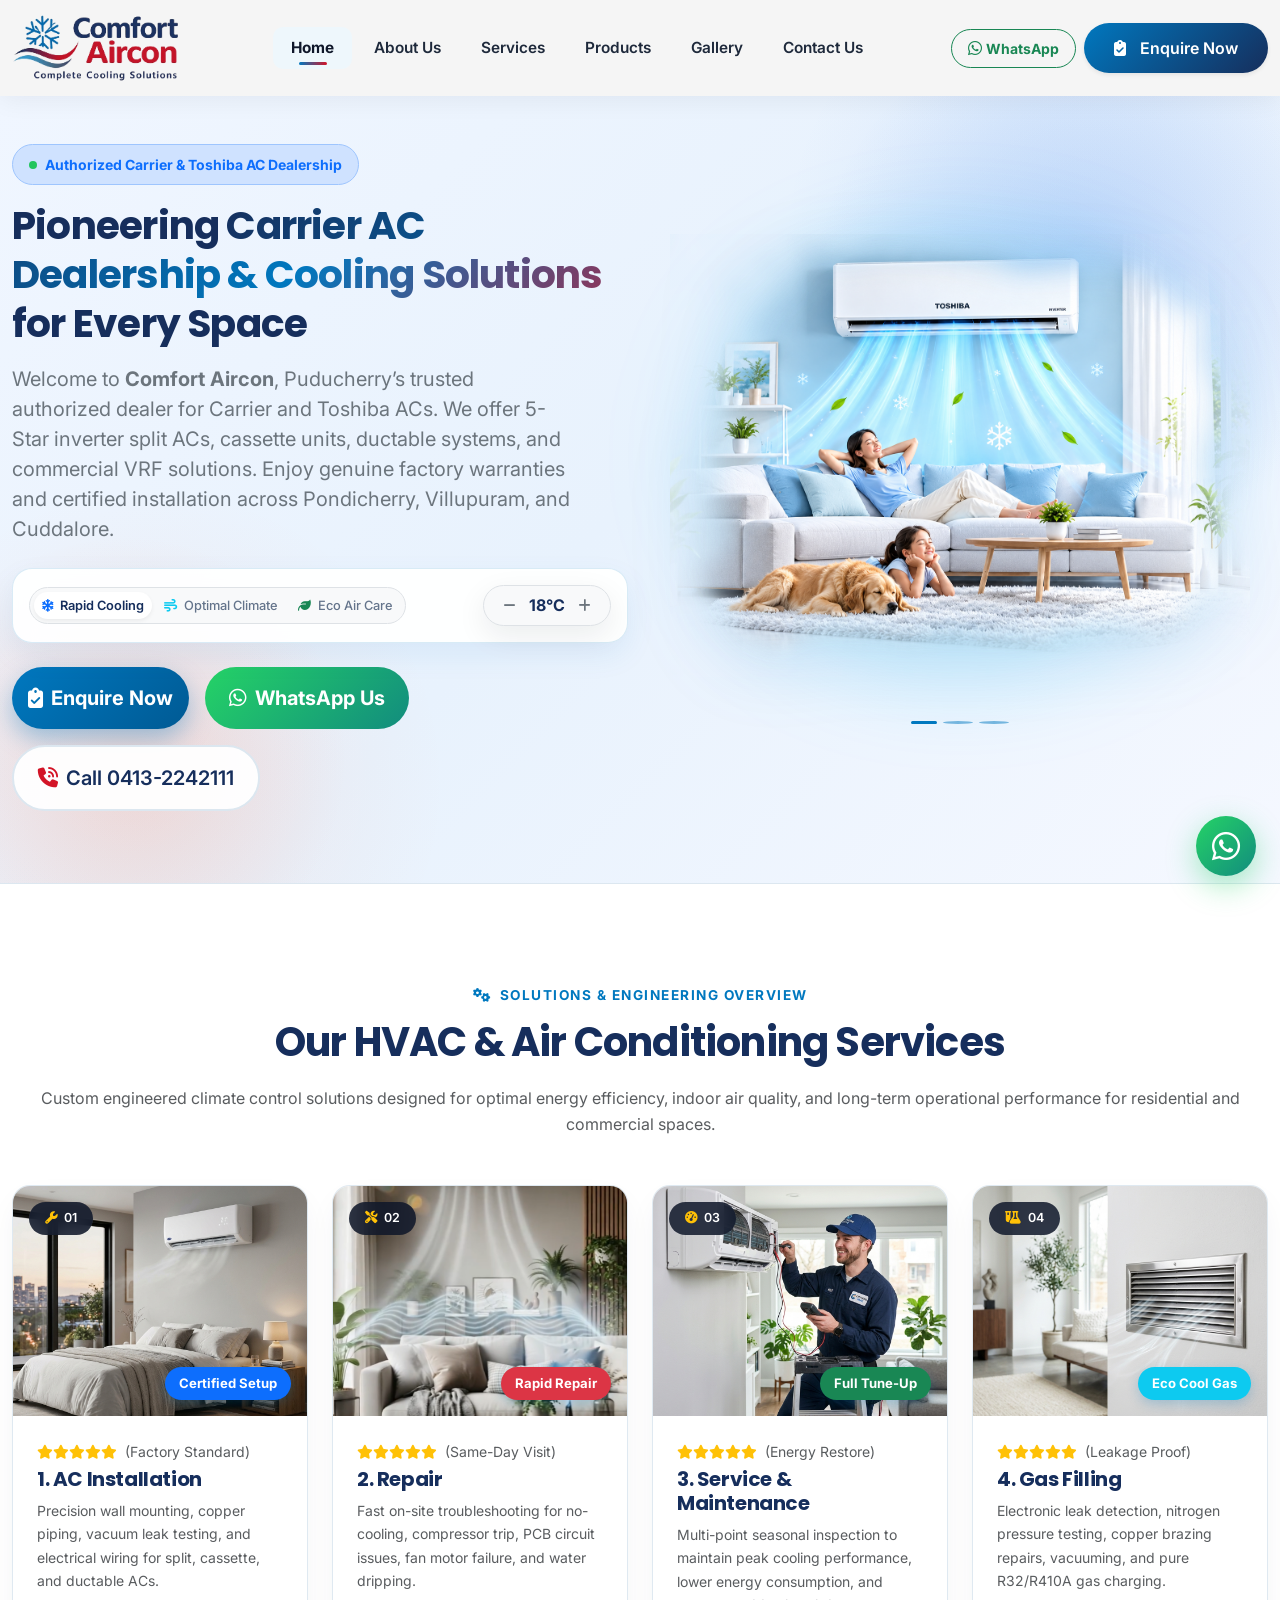
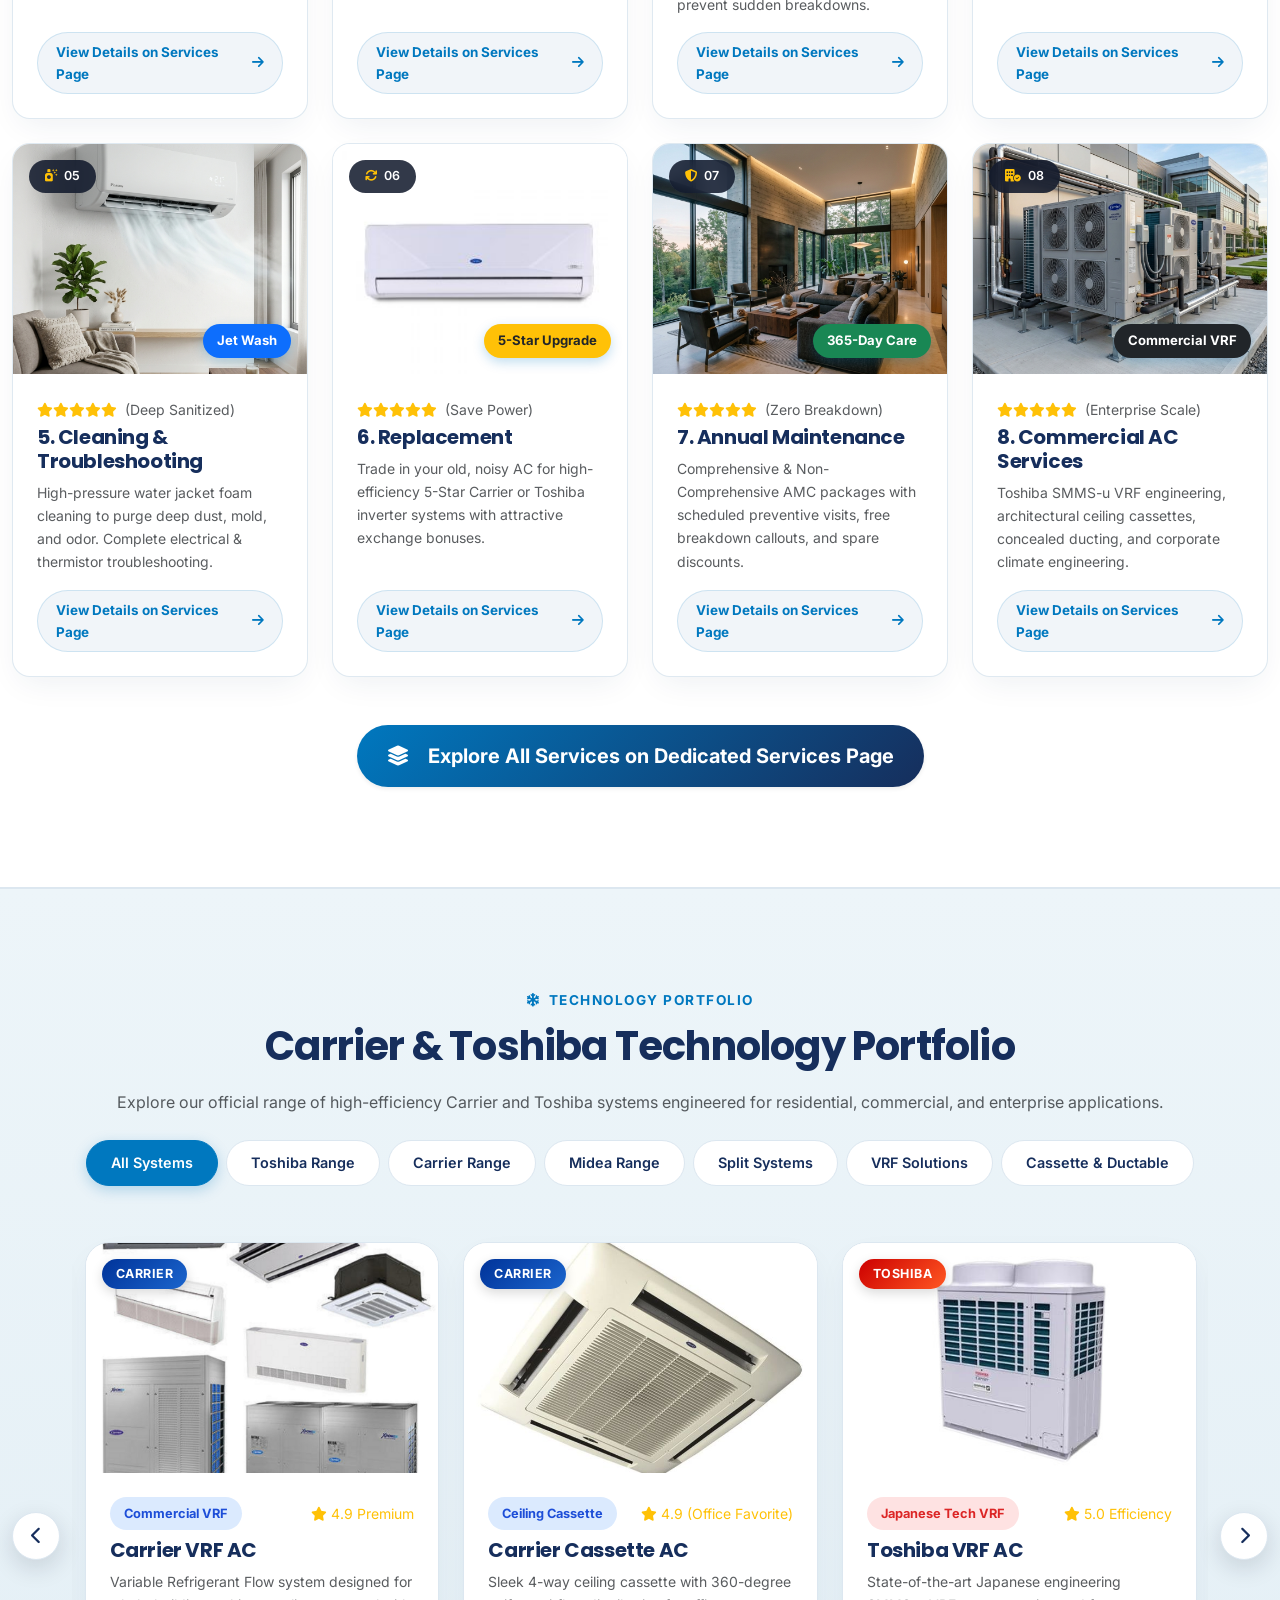
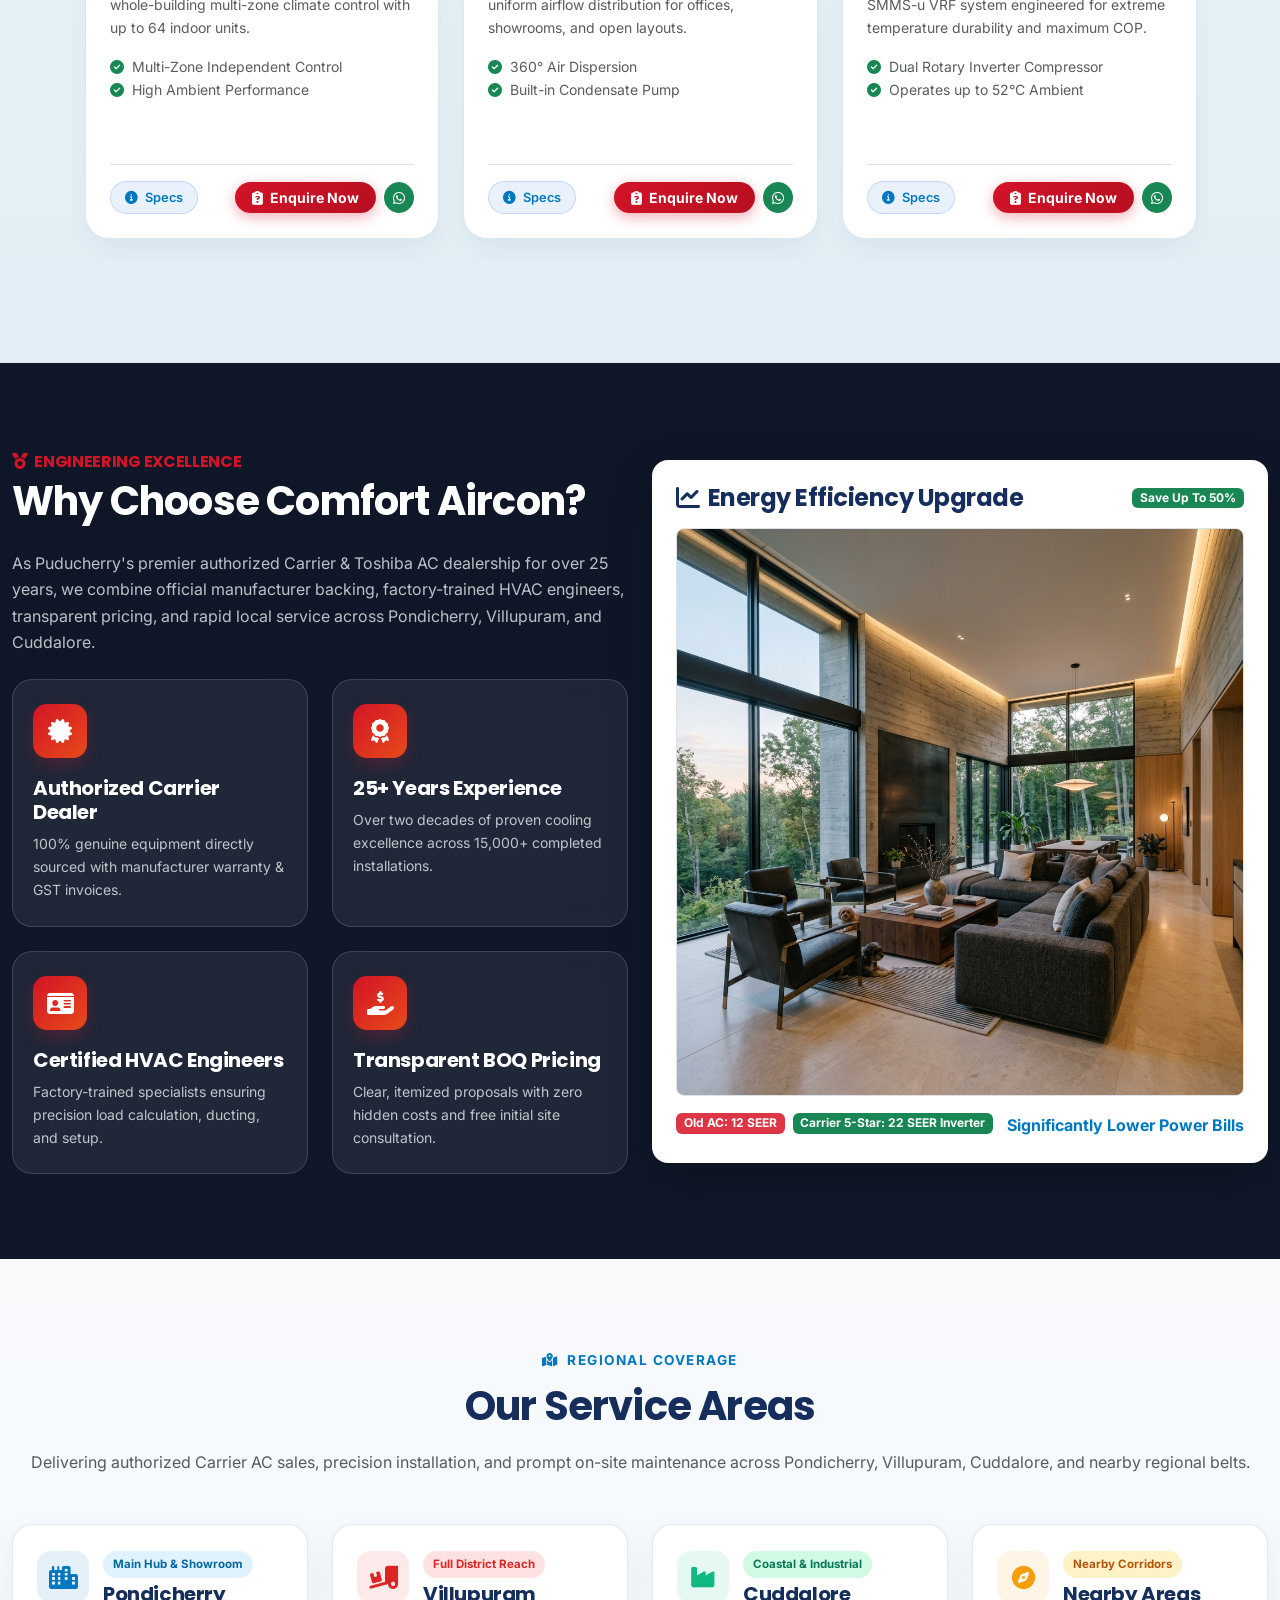
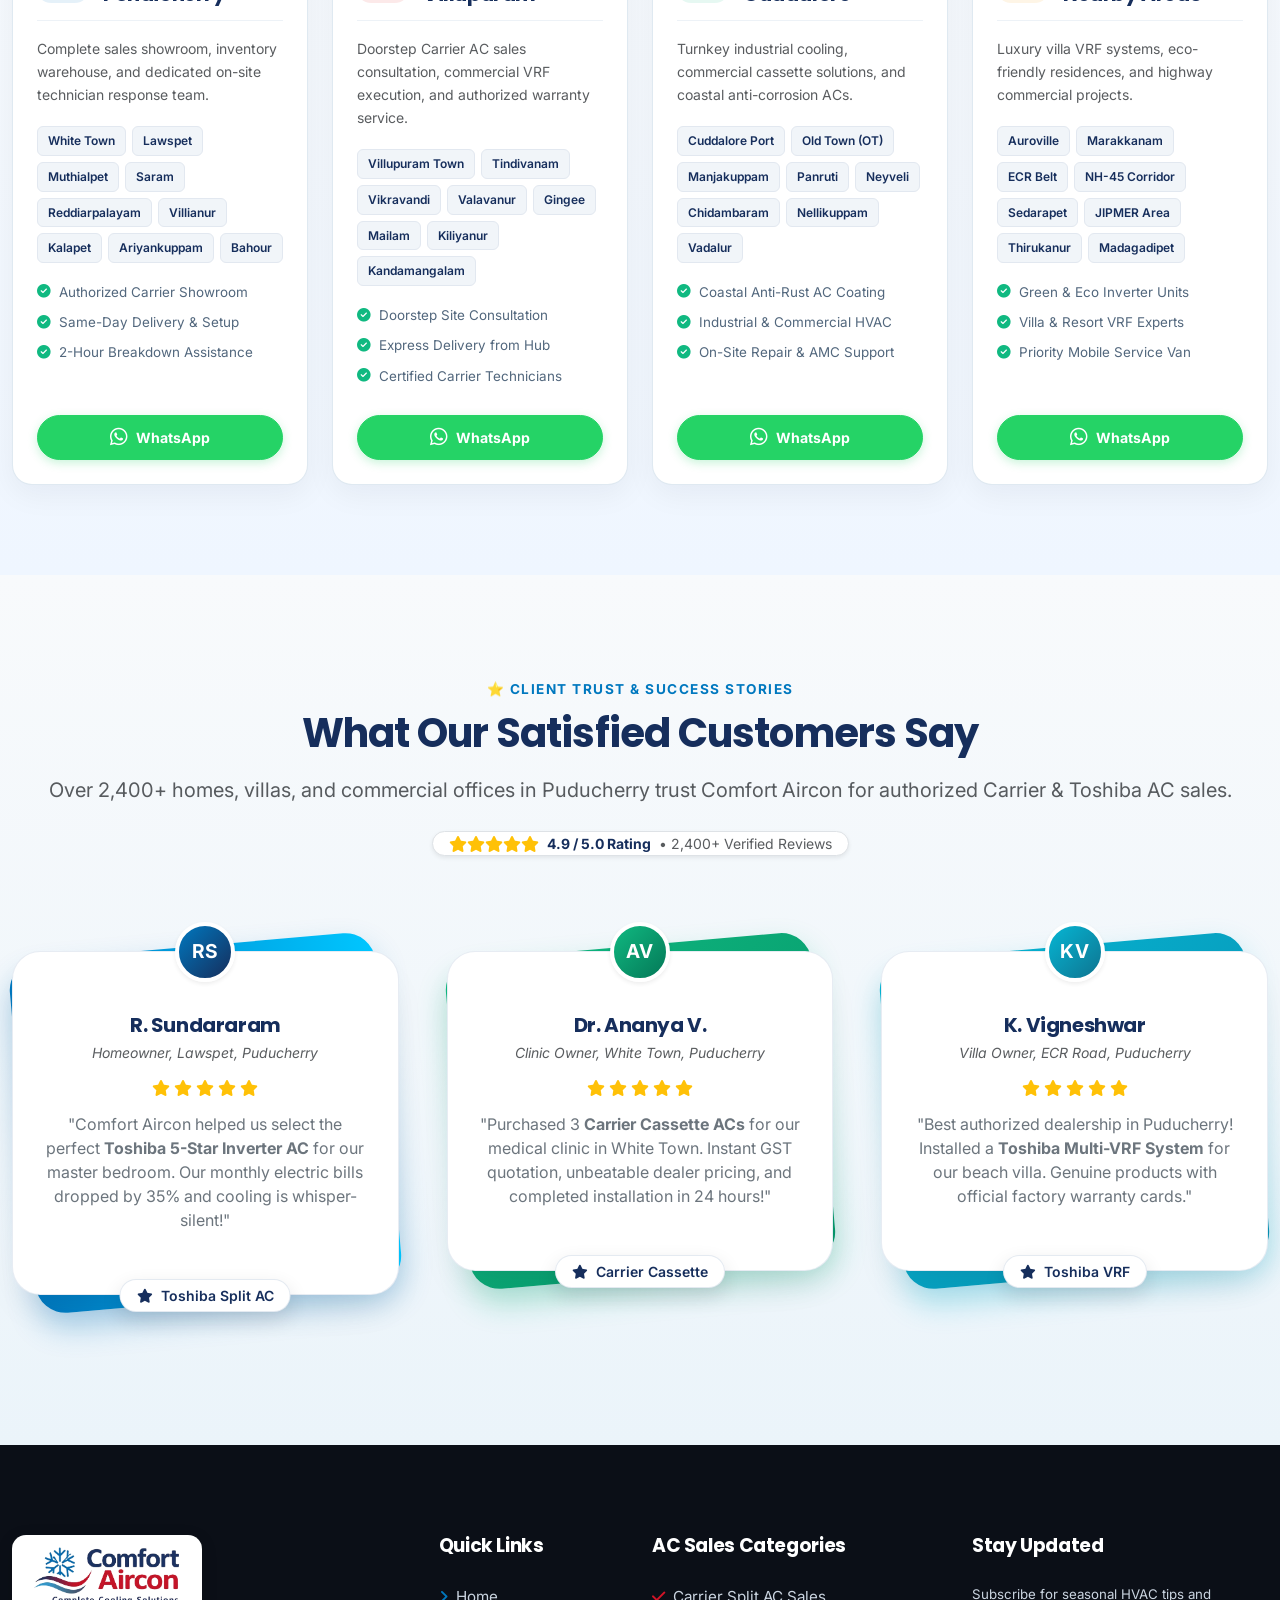
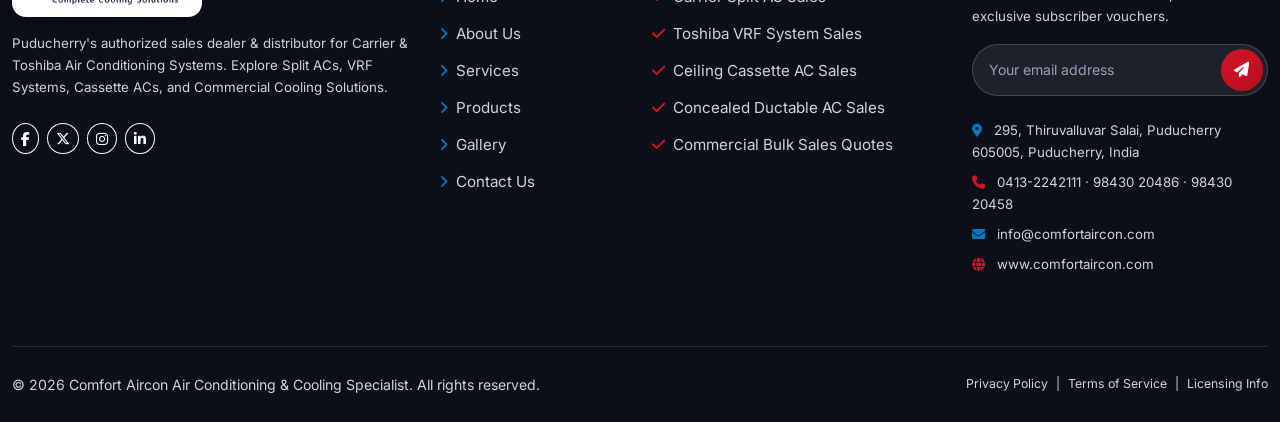
<file: index.html>
<!DOCTYPE html>
<html lang="en">

<head>
    <meta charset="UTF-8">
    <meta name="viewport" content="width=device-width, initial-scale=1.0">
    <title>Comfort Aircon | Authorized Carrier & Toshiba HVAC Solutions & Engineering Profile</title>
    <meta name="description"
        content="Premier HVAC engineering solutions provider & official Carrier & Toshiba partner in Puducherry. Explore company profile, technical expertise, VRF systems, cassette ACs, and turnkey commercial cooling solutions.">

    <!-- Favicon -->
    <link rel="icon" type="image/jpeg" href="images/logo.png">

    <!-- Google Fonts -->
    <link rel="preconnect" href="https://fonts.googleapis.com">
    <link rel="preconnect" href="https://fonts.gstatic.com" crossorigin>
    <link
        href="https://fonts.googleapis.com/css2?family=Inter:wght@300;400;500;600;700&family=Poppins:wght@500;600;700;800;900&display=swap"
        rel="stylesheet">

    <!-- Bootstrap 5.3 CDN -->
    <link href="https://cdn.jsdelivr.net/npm/bootstrap@5.3.3/dist/css/bootstrap.min.css" rel="stylesheet">

    <!-- FontAwesome Icons 6.5.1 CDN -->
    <link rel="stylesheet" href="https://cdnjs.cloudflare.com/ajax/libs/font-awesome/6.5.1/css/all.min.css">

    <!-- Custom CSS -->
    <link rel="stylesheet" href="style.css">
</head>

<body>



    <!-- 2. NAVIGATION BAR -->
    <nav class="navbar navbar-expand-xl navbar-hvac sticky-top" id="mainNav">
        <div class="container-xxl">
            <a class="navbar-brand d-flex align-items-center me-0 me-xl-4 py-0" href="#home">
                <img src="images/logo.png" alt="Comfort Aircon - Authorized Carrier AC Dealer" class="navbar-logo-img">
            </a>

            <button class="navbar-toggler border-0 shadow-none p-2" type="button" data-bs-toggle="collapse"
                data-bs-target="#hvacNavbarNav" aria-controls="hvacNavbarNav" aria-expanded="false"
                aria-label="Toggle navigation">
                <i class="fa-solid fa-bars-staggered fs-3 text-dark-navy"></i>
            </button>

            <div class="collapse navbar-collapse" id="hvacNavbarNav">
                <ul class="navbar-nav mx-auto mb-2 mb-xl-0 align-items-xl-center gap-xl-1">
                    <li class="nav-item"><a class="nav-link active" href="index.html">Home</a></li>
                    <li class="nav-item"><a class="nav-link" href="about.html">About Us</a></li>
                    <li class="nav-item"><a class="nav-link" href="services.html">Services</a></li>
                    <li class="nav-item"><a class="nav-link" href="products.html">Products</a></li>
                    <li class="nav-item"><a class="nav-link" href="gallery.html">Gallery</a></li>
                    <li class="nav-item"><a class="nav-link" href="contact.html">Contact Us</a></li>
                </ul>

                <div class="d-flex align-items-center gap-2 pt-3 pt-xl-0">
                    <a href="https://wa.me/919843020486?text=Hi%20Comfort%20Aircon%2C%20I%20would%20like%20to%20enquire%20about%20Carrier%20AC%20sales%20and%20service."
                        target="_blank"
                        class="btn btn-sm btn-outline-success rounded-pill px-3 py-2 fw-bold d-none d-lg-inline-flex align-items-center gap-1">
                        <i class="fa-brands fa-whatsapp fs-6"></i> WhatsApp
                    </a>

                    <a href="#appointmentModal" class="btn btn-custom-primary shadow-sm" data-bs-toggle="modal"
                        data-bs-target="#appointmentModal">
                        <i class="fa-solid fa-clipboard-check me-1"></i> Enquire Now
                    </a>
                    
                </div>
            </div>
        </div>
    </nav>

    <!-- 3. HERO / BANNER SECTION -->
    <section class="hero-section py-5 py-lg-6 position-relative overflow-hidden" id="home">
        <!-- Live Ambient Animated Waves & Background Glows -->
        <div class="hero-animated-bg">
            <div class="air-wave air-wave-1"></div>
            <div class="air-wave air-wave-2"></div>
        </div>

        <div class="container-xxl position-relative z-2">
            <div class="row align-items-center gy-5">

                <!-- Left Column: Content & Interactive Controls -->
                <div class="col-lg-6 hero-content">
                    <!-- Status Badge -->
                    <div
                        class="d-inline-flex align-items-center gap-2 px-3 py-2 rounded-pill bg-primary-subtle text-primary fw-bold small mb-3 border border-primary-subtle shadow-xs">
                        <span class="pulse-dot"></span> Authorized Carrier & Toshiba AC Dealership
                    </div>

                    <!-- Main Heading -->
                    <h1 class="hero-title fw-extrabold text-navy lh-sm mb-3">
                        Pioneering <span class="animated-gradient-text">Carrier AC Dealership & Cooling Solutions</span>
                        for Every Space
                    </h1>

                    <!-- Subtitle / Company Introduction -->
                    <p class="hero-subtitle fs-5 text-secondary mb-4 col-xl-11 lh-base">
                        Welcome to <strong>Comfort Aircon</strong>, Puducherry’s trusted authorized dealer for Carrier and Toshiba ACs.
                        We offer 5-Star inverter split ACs, cassette units, ductable systems, and commercial VRF solutions.
                        Enjoy genuine factory warranties and certified installation across Pondicherry, Villupuram, and Cuddalore.
                    </p>

                    <!-- Interactive Quick Climate Simulator Bar -->
                    <div class="hero-climate-box card border-0 p-3 mb-4 max-w-md">
                        <div class="d-flex flex-wrap align-items-center justify-content-between gap-2">
                            <!-- Mode Selector Pill -->
                            <div class="hero-mode-bar d-flex align-items-center gap-1 p-1 bg-light rounded-pill border">
                                <button class="hero-mode-pill btn btn-sm rounded-pill active" data-mode="cool">
                                    <i class="fa-solid fa-snowflake text-primary me-1"></i> Rapid Cooling
                                </button>
                                <button class="hero-mode-pill btn btn-sm rounded-pill" data-mode="optimal">
                                    <i class="fa-solid fa-wind text-info me-1"></i> Optimal Climate
                                </button>
                                <button class="hero-mode-pill btn btn-sm rounded-pill" data-mode="eco">
                                    <i class="fa-solid fa-leaf text-success me-1"></i> Eco Air Care
                                </button>
                            </div>

                            <!-- Temperature Controller -->
                            <div
                                class="climate-simulator-bar d-flex align-items-center bg-light rounded-pill px-2.5 py-1 border shadow-xs">
                                <button class="btn btn-sm btn-icon text-secondary p-1" id="tempMinusBtn"
                                    title="Lower Target Temp">
                                    <i class="fa-solid fa-minus fs-7"></i>
                                </button>
                                <span class="temp-val-display px-2 fw-bold text-navy fs-6"
                                    id="liveTempDisplay">18°C</span>
                                <button class="btn btn-sm btn-icon text-secondary p-1" id="tempPlusBtn"
                                    title="Increase Target Temp">
                                    <i class="fa-solid fa-plus fs-7"></i>
                                </button>
                            </div>
                        </div>
                    </div>

                    <!-- Primary Action Buttons: Enquire Now & WhatsApp & Call -->
                    <div class="d-flex flex-wrap gap-3 mb-4">
                        <a href="#appointmentModal" data-bs-toggle="modal" data-bs-target="#appointmentModal"
                            class="btn btn-primary btn-lg px-4.5 py-3 rounded-pill shadow-md fw-bold d-inline-flex align-items-center gap-2 hero-cta-btn">
                            <i class="fa-solid fa-clipboard-check fs-5"></i> Enquire Now
                        </a>
                        <a href="https://wa.me/919843020486?text=Hi%20Comfort%20Aircon%2C%20I%20would%20like%20to%20enquire%20about%20Carrier%20AC%20sales%20and%20pricing."
                            target="_blank"
                            class="btn btn-success btn-lg px-4 py-3 rounded-pill fw-bold d-inline-flex align-items-center gap-2 hero-whatsapp-btn shadow-md">
                            <i class="fa-brands fa-whatsapp fs-5"></i> WhatsApp Us
                        </a>
                        <a href="tel:04132242111"
                            class="btn btn-outline-secondary btn-lg px-4 py-3 rounded-pill fw-semibold d-inline-flex align-items-center gap-2 hero-call-btn">
                            <i class="fa-solid fa-phone-volume fs-5 text-accent-orange"></i> Call 0413-2242111
                        </a>
                    </div>



                </div>

                <!-- Right Column: Hero Visual & Interactive Floating Cards -->
                <div class="col-lg-6 hero-img-container position-relative text-center">
                    <!-- Soft Radial Glow Orb behind arch banner -->
                    <div
                        class="hero-img-glow position-absolute top-50 start-50 translate-middle w-100 h-100 rounded-circle">
                    </div>

                    <!-- Hero Section 3-Banner Slider Carousel -->
                    <div id="heroBannerCarousel"
                        class="carousel slide carousel-fade hero-banner-carousel position-relative z-2"
                        data-bs-ride="carousel" data-bs-interval="3500">
                        <!-- Carousel Indicators -->
                        <div class="carousel-indicators hero-carousel-indicators">
                            <button type="button" data-bs-target="#heroBannerCarousel" data-bs-slide-to="0"
                                class="active" aria-current="true" aria-label="Slide 1"></button>
                            <button type="button" data-bs-target="#heroBannerCarousel" data-bs-slide-to="1"
                                aria-label="Slide 2"></button>
                            <button type="button" data-bs-target="#heroBannerCarousel" data-bs-slide-to="2"
                                aria-label="Slide 3"></button>
                        </div>

                        <!-- Carousel Slides -->
                        <div class="carousel-inner">
                            <div class="carousel-item active">
                                <img src="images/AC BANNER444.png" alt="Carrier AC Dealership Solutions Banner"
                                    class="hero-main-img img-fluid d-block mx-auto">
                            </div>
                            <div class="carousel-item">
                                <img src="images/COMFORT AIRCON BANNER IMAGE 2 (2).png"
                                    alt="Comfort Aircon Cooling Solutions Banner"
                                    class="hero-main-img img-fluid d-block mx-auto">
                            </div>
                            <div class="carousel-item">
                                <img src="images/PRNQUNI.png" alt="Carrier Air Conditioning Technology Banner"
                                    class="hero-main-img img-fluid d-block mx-auto">
                            </div>
                        </div>
                    </div>

                    <!-- Floating Card 1: Top Right (4.9 Rating with Stars) -->


                    <!-- Floating Card 2: Middle Right (Eco Pure Air) -->


                    <!-- Floating Card 3: Bottom Left (Instant Cooling) -->


                </div>
            </div>
        </div>
    </section>

    <!-- ========================================================
         COMMENTED OUT SECTION: Company Profile & Expertise (Image 1)
         ========================================================
    <section class="about-section" id="about">
        <div class="container-xxl">
            <div class="row align-items-center gy-5">
                <!- - Left Column: Official Showroom & Engineering HQ Image - ->
                <div class="col-lg-6">
                    <div class="about-img-grid pe-lg-4 position-relative">
                        <div class="position-relative overflow-hidden rounded-4 shadow-lg border border-3 border-white">
                            <img src="images/carrier_toshiba_sales_showroom.png"
                                alt="Carrier & Toshiba Authorized Showroom & HQ Puducherry"
                                class="about-img-main img-fluid w-100 object-fit-cover">
                        </div>
                        <div class="about-experience-badge shadow-lg">
                            <h3>25+</h3>
                            <span class="small font-heading fw-bold text-white uppercase">Years Excellence</span>
                        </div>
                    </div>
                </div>

                <!- - Right Column: Company Profile Description & Stats - ->
                <div class="col-lg-6 ps-lg-4">
                    <span class="section-tag"><i class="fa-solid fa-building me-1 text-primary-blue"></i> Company
                        Profile & Expertise</span>
                    <h2 class="section-title mt-2">Puducherry's Premier HVAC Engineering & Solutions Provider</h2>
                    <p class="text-muted mb-4 fs-6">
                        Established in 1999, Comfort Aircon is Puducherry's premier authorized partner and official
                        distributor for Carrier and Toshiba air conditioning systems. With over 25 years of technical
                        expertise, we deliver comprehensive cooling solutions—ranging from thermal load design and VRF
                        commercial engineering to turnkey installation and lifecycle maintenance.
                    </p>
                    <ul class="about-check-list">
                        <li><i class="fa-solid fa-check text-success me-2"></i> Full Turnkey HVAC Engineering, Load
                            Sizing & System Design</li>
                        <li><i class="fa-solid fa-check text-success me-2"></i> Official Authorized Partner for Carrier
                            & Toshiba Air Conditioners</li>
                        <li><i class="fa-solid fa-check text-success me-2"></i> Factory-Trained Certified HVAC Engineers
                            & Technical Specialists</li>
                        <li><i class="fa-solid fa-check text-success me-2"></i> Comprehensive After-Sales Support, AMC &
                            Precision Setup</li>
                    </ul>

                    <div class="row g-3 my-4 p-3 rounded-4 bg-light-gray border reveal-on-scroll">
                        <div class="col-6 col-sm-3 text-center border-end">
                            <strong class="d-block fs-4 text-primary-blue fw-bold stat-number" data-count-target="500"
                                data-suffix="+">500+</strong>
                            <small class="text-muted">Projects Delivered</small>
                        </div>
                        <div class="col-6 col-sm-3 text-center border-sm-end">
                            <strong class="d-block fs-4 text-accent-orange fw-bold stat-number" data-count-target="100"
                                data-suffix="%">100%</strong>
                            <small class="text-muted">Technical Quality</small>
                        </div>
                        <div class="col-6 col-sm-3 text-center border-end">
                            <strong class="d-block fs-4 text-primary-blue fw-bold">25+</strong>
                            <small class="text-muted">Years Excellence</small>
                        </div>
                        <div class="col-6 col-sm-3 text-center">
                            <strong class="d-block fs-4 text-success fw-bold stat-number" data-count-target="4.9"
                                data-decimals="1" data-suffix=" ★">4.9 ★</strong>
                            <small class="text-muted">Client Rating</small>
                        </div>
                    </div>

                    <a href="#estimate" class="btn btn-custom-primary">
                        Request Technical Consultation <i class="fa-solid fa-arrow-right ms-1"></i>
                    </a>
                </div>
            </div>
        </div>
    </section>
    ======================================================== -->

    <!-- 4. SERVICES OVERVIEW SECTION (LINKING TO SERVICES PAGE) -->
    <section class="services-section" id="services">
        <div class="container-xxl">
            <div class="text-center max-w-700 mx-auto mb-5">
                <span class="section-tag"><i class="fa-solid fa-gears me-1"></i> Solutions & Engineering Overview</span>
                <h2 class="section-title display-6 fw-bold">Our HVAC & Air Conditioning Services</h2>
                <p class="text-muted fs-6">Custom engineered climate control solutions designed for optimal energy
                    efficiency, indoor air quality, and long-term operational performance for residential and commercial
                    spaces.</p>
            </div>

            <div class="row g-4">
                <!-- Service 1: AC Installation -->
                <div class="col-lg-3 col-md-6">
                    <div class="service-card d-flex flex-column h-100">
                        <div class="service-img-wrapper">
                            <img src="images/carrier-split.png" alt="AC Installation - Carrier & Toshiba">
                            <span class="service-badge"><i class="fa-solid fa-wrench me-1 text-warning"></i> 01</span>
                            <span class="service-price-tag bg-primary text-white">Certified Setup</span>
                        </div>
                        <div class="service-card-body d-flex flex-column flex-grow-1">
                            <div class="text-warning small mb-1">
                                <i class="fa-solid fa-star"></i><i class="fa-solid fa-star"></i><i class="fa-solid fa-star"></i><i class="fa-solid fa-star"></i><i class="fa-solid fa-star"></i>
                                <span class="text-muted ms-1">(Factory Standard)</span>
                            </div>
                            <h4 class="fw-bold fs-5 mb-2">1. AC Installation</h4>
                            <p class="text-muted small mb-3">Precision wall mounting, copper piping, vacuum leak testing, and electrical wiring for split, cassette, and ductable ACs.</p>
                            <div class="mt-auto">
                                <a href="services.html" class="btn-service-link w-100 justify-content-center">
                                    View Details on Services Page <i class="fa-solid fa-arrow-right ms-1"></i>
                                </a>
                            </div>
                        </div>
                    </div>
                </div>

                <!-- Service 2: Repair -->
                <div class="col-lg-3 col-md-6">
                    <div class="service-card d-flex flex-column h-100">
                        <div class="service-img-wrapper">
                            <img src="images/videoframe_5055.png" alt="AC Repair Services">
                            <span class="service-badge"><i class="fa-solid fa-screwdriver-wrench me-1 text-warning"></i> 02</span>
                            <span class="service-price-tag bg-danger text-white">Rapid Repair</span>
                        </div>
                        <div class="service-card-body d-flex flex-column flex-grow-1">
                            <div class="text-warning small mb-1">
                                <i class="fa-solid fa-star"></i><i class="fa-solid fa-star"></i><i class="fa-solid fa-star"></i><i class="fa-solid fa-star"></i><i class="fa-solid fa-star"></i>
                                <span class="text-muted ms-1">(Same-Day Visit)</span>
                            </div>
                            <h4 class="fw-bold fs-5 mb-2">2. Repair</h4>
                            <p class="text-muted small mb-3">Fast on-site troubleshooting for no-cooling, compressor trip, PCB circuit issues, fan motor failure, and water dripping.</p>
                            <div class="mt-auto">
                                <a href="services.html" class="btn-service-link w-100 justify-content-center">
                                    View Details on Services Page <i class="fa-solid fa-arrow-right ms-1"></i>
                                </a>
                            </div>
                        </div>
                    </div>
                </div>

                <!-- Service 3: Service & Maintenance -->
                <div class="col-lg-3 col-md-6">
                    <div class="service-card d-flex flex-column h-100">
                        <div class="service-img-wrapper">
                            <img src="images/hero_tech.png" alt="AC Service & Maintenance">
                            <span class="service-badge"><i class="fa-solid fa-gauge-high me-1 text-warning"></i> 03</span>
                            <span class="service-price-tag bg-success text-white">Full Tune-Up</span>
                        </div>
                        <div class="service-card-body d-flex flex-column flex-grow-1">
                            <div class="text-warning small mb-1">
                                <i class="fa-solid fa-star"></i><i class="fa-solid fa-star"></i><i class="fa-solid fa-star"></i><i class="fa-solid fa-star"></i><i class="fa-solid fa-star"></i>
                                <span class="text-muted ms-1">(Energy Restore)</span>
                            </div>
                            <h4 class="fw-bold fs-5 mb-2">3. Service & Maintenance</h4>
                            <p class="text-muted small mb-3">Multi-point seasonal inspection to maintain peak cooling performance, lower energy consumption, and prevent sudden breakdowns.</p>
                            <div class="mt-auto">
                                <a href="services.html" class="btn-service-link w-100 justify-content-center">
                                    View Details on Services Page <i class="fa-solid fa-arrow-right ms-1"></i>
                                </a>
                            </div>
                        </div>
                    </div>
                </div>

                <!-- Service 4: Gas Filling -->
                <div class="col-lg-3 col-md-6">
                    <div class="service-card d-flex flex-column h-100">
                        <div class="service-img-wrapper">
                            <img src="images/duct.png" alt="AC Gas Filling Services">
                            <span class="service-badge"><i class="fa-solid fa-flask-vial me-1 text-warning"></i> 04</span>
                            <span class="service-price-tag bg-info text-white">Eco Cool Gas</span>
                        </div>
                        <div class="service-card-body d-flex flex-column flex-grow-1">
                            <div class="text-warning small mb-1">
                                <i class="fa-solid fa-star"></i><i class="fa-solid fa-star"></i><i class="fa-solid fa-star"></i><i class="fa-solid fa-star"></i><i class="fa-solid fa-star"></i>
                                <span class="text-muted ms-1">(Leakage Proof)</span>
                            </div>
                            <h4 class="fw-bold fs-5 mb-2">4. Gas Filling</h4>
                            <p class="text-muted small mb-3">Electronic leak detection, nitrogen pressure testing, copper brazing repairs, vacuuming, and pure R32/R410A gas charging.</p>
                            <div class="mt-auto">
                                <a href="services.html" class="btn-service-link w-100 justify-content-center">
                                    View Details on Services Page <i class="fa-solid fa-arrow-right ms-1"></i>
                                </a>
                            </div>
                        </div>
                    </div>
                </div>

                <!-- Service 5: Cleaning & Troubleshooting -->
                <div class="col-lg-3 col-md-6">
                    <div class="service-card d-flex flex-column h-100">
                        <div class="service-img-wrapper">
                            <img src="images/ac.png" alt="AC Cleaning & Troubleshooting">
                            <span class="service-badge"><i class="fa-solid fa-spray-can-sparkles me-1 text-warning"></i> 05</span>
                            <span class="service-price-tag bg-primary text-white">Jet Wash</span>
                        </div>
                        <div class="service-card-body d-flex flex-column flex-grow-1">
                            <div class="text-warning small mb-1">
                                <i class="fa-solid fa-star"></i><i class="fa-solid fa-star"></i><i class="fa-solid fa-star"></i><i class="fa-solid fa-star"></i><i class="fa-solid fa-star"></i>
                                <span class="text-muted ms-1">(Deep Sanitized)</span>
                            </div>
                            <h4 class="fw-bold fs-5 mb-2">5. Cleaning & Troubleshooting</h4>
                            <p class="text-muted small mb-3">High-pressure water jacket foam cleaning to purge deep dust, mold, and odor. Complete electrical & thermistor troubleshooting.</p>
                            <div class="mt-auto">
                                <a href="services.html" class="btn-service-link w-100 justify-content-center">
                                    View Details on Services Page <i class="fa-solid fa-arrow-right ms-1"></i>
                                </a>
                            </div>
                        </div>
                    </div>
                </div>

                <!-- Service 6: Replacement -->
                <div class="col-lg-3 col-md-6">
                    <div class="service-card d-flex flex-column h-100">
                        <div class="service-img-wrapper">
                            <img src="images/carrier-split-ac.jpg" alt="AC Replacement and Upgrade">
                            <span class="service-badge"><i class="fa-solid fa-arrows-rotate me-1 text-warning"></i> 06</span>
                            <span class="service-price-tag bg-warning text-dark">5-Star Upgrade</span>
                        </div>
                        <div class="service-card-body d-flex flex-column flex-grow-1">
                            <div class="text-warning small mb-1">
                                <i class="fa-solid fa-star"></i><i class="fa-solid fa-star"></i><i class="fa-solid fa-star"></i><i class="fa-solid fa-star"></i><i class="fa-solid fa-star"></i>
                                <span class="text-muted ms-1">(Save Power)</span>
                            </div>
                            <h4 class="fw-bold fs-5 mb-2">6. Replacement</h4>
                            <p class="text-muted small mb-3">Trade in your old, noisy AC for high-efficiency 5-Star Carrier or Toshiba inverter systems with attractive exchange bonuses.</p>
                            <div class="mt-auto">
                                <a href="services.html" class="btn-service-link w-100 justify-content-center">
                                    View Details on Services Page <i class="fa-solid fa-arrow-right ms-1"></i>
                                </a>
                            </div>
                        </div>
                    </div>
                </div>

                <!-- Service 7: Annual Maintenance -->
                <div class="col-lg-3 col-md-6">
                    <div class="service-card d-flex flex-column h-100">
                        <div class="service-img-wrapper">
                            <img src="images/livingroom.png" alt="Annual Maintenance Contract AMC">
                            <span class="service-badge"><i class="fa-solid fa-shield-halved me-1 text-warning"></i> 07</span>
                            <span class="service-price-tag bg-success text-white">365-Day Care</span>
                        </div>
                        <div class="service-card-body d-flex flex-column flex-grow-1">
                            <div class="text-warning small mb-1">
                                <i class="fa-solid fa-star"></i><i class="fa-solid fa-star"></i><i class="fa-solid fa-star"></i><i class="fa-solid fa-star"></i><i class="fa-solid fa-star"></i>
                                <span class="text-muted ms-1">(Zero Breakdown)</span>
                            </div>
                            <h4 class="fw-bold fs-5 mb-2">7. Annual Maintenance</h4>
                            <p class="text-muted small mb-3">Comprehensive & Non-Comprehensive AMC packages with scheduled preventive visits, free breakdown callouts, and spare discounts.</p>
                            <div class="mt-auto">
                                <a href="services.html" class="btn-service-link w-100 justify-content-center">
                                    View Details on Services Page <i class="fa-solid fa-arrow-right ms-1"></i>
                                </a>
                            </div>
                        </div>
                    </div>
                </div>

                <!-- Service 8: Commercial AC Services -->
                <div class="col-lg-3 col-md-6">
                    <div class="service-card d-flex flex-column h-100">
                        <div class="service-img-wrapper">
                            <img src="images/carrier-vrf.png" alt="Commercial AC Services">
                            <span class="service-badge"><i class="fa-solid fa-building-circle-check me-1 text-warning"></i> 08</span>
                            <span class="service-price-tag bg-dark text-white">Commercial VRF</span>
                        </div>
                        <div class="service-card-body d-flex flex-column flex-grow-1">
                            <div class="text-warning small mb-1">
                                <i class="fa-solid fa-star"></i><i class="fa-solid fa-star"></i><i class="fa-solid fa-star"></i><i class="fa-solid fa-star"></i><i class="fa-solid fa-star"></i>
                                <span class="text-muted ms-1">(Enterprise Scale)</span>
                            </div>
                            <h4 class="fw-bold fs-5 mb-2">8. Commercial AC Services</h4>
                            <p class="text-muted small mb-3">Toshiba SMMS-u VRF engineering, architectural ceiling cassettes, concealed ducting, and corporate climate engineering.</p>
                            <div class="mt-auto">
                                <a href="services.html" class="btn-service-link w-100 justify-content-center">
                                    View Details on Services Page <i class="fa-solid fa-arrow-right ms-1"></i>
                                </a>
                            </div>
                        </div>
                    </div>
                </div>
            </div>

            <!-- Link to Services Page CTA Button -->
            <div class="text-center mt-5">
                <a href="services.html"
                    class="btn btn-custom-primary btn-lg px-4.5 py-3 rounded-pill fw-bold shadow-sm">
                    <i class="fa-solid fa-layer-group me-2"></i> Explore All Services on Dedicated Services Page
                </a>
            </div>
        </div>
    </section>

    <!-- 6.5 CARRIER & TOSHIBA PRODUCTS CATALOG SECTION -->
    <section class="products-section" id="products">
        <div class="container-xxl">
            <div class="text-center max-w-700 mx-auto mb-4">
                <span class="section-tag"><i class="fa-solid fa-snowflake me-1"></i> Technology Portfolio</span>
                <h2 class="section-title display-6 fw-bold">Carrier & Toshiba Technology Portfolio</h2>
                <p class="text-muted fs-6">Explore our official range of high-efficiency Carrier and Toshiba systems
                    engineered for residential, commercial, and enterprise applications.</p>
            </div>

            <!-- Filter Category Tabs (Centered) -->
            <div class="d-flex justify-content-center align-items-center text-center gap-2 mb-4 flex-wrap">
                <button class="product-filter-btn active" data-filter="all">All Systems</button>
                <button class="product-filter-btn" data-filter="toshiba">Toshiba Range</button>
                <button class="product-filter-btn" data-filter="carrier">Carrier Range</button>
                <button class="product-filter-btn" data-filter="midea">Midea Range</button>
                <button class="product-filter-btn" data-filter="split">Split Systems</button>
                <button class="product-filter-btn" data-filter="vrf">VRF Solutions</button>
                <button class="product-filter-btn" data-filter="cassette">Cassette & Ductable</button>
            </div>

            <!-- Product Slider Outer Wrapper with Floating Side Arrows -->
            <div class="product-slider-outer-wrapper">
                <!-- Left Side Arrow Button -->
                <button class="slider-arrow-btn slider-arrow-left" id="productPrevBtn" aria-label="Previous Products">
                    <i class="fa-solid fa-chevron-left"></i>
                </button>
                <!-- Right Side Arrow Button -->
                <button class="slider-arrow-btn slider-arrow-right" id="productNextBtn" aria-label="Next Products">
                    <i class="fa-solid fa-chevron-right"></i>
                </button>

                <!-- Product Slider Container (Displays 3 Cards in View on Desktop) -->
                <div class="product-slider-wrapper position-relative py-2">
                    <div class="row g-4 flex-nowrap product-slider-track" id="productGrid">
                        <!-- Product 1: Carrier Split Room AC -->
                        <div class="col-lg-4 col-md-6 product-item" data-category="carrier split">
                            <div class="product-card">
                                <div class="product-img-box">
                                    <img src="images/carrier-split-ac.jpg" alt="Carrier Split Room AC">
                                    <span class="brand-pill carrier">CARRIER</span>
                                </div>
                                <div class="p-4">
                                    <div class="d-flex flex-wrap justify-content-between align-items-center gap-2 mb-2">
                                        <span class="badge-soft-blue">Wall Mounted Split</span>
                                        <span class="text-warning small"><i class="fa-solid fa-star"></i> 5.0 (5-Star
                                            Rated)</span>
                                    </div>
                                    <h4 class="fw-bold fs-5 text-dark-navy mb-2">Carrier Split Room AC</h4>
                                    <p class="text-muted small mb-3">High-efficiency inverter wall split AC with rapid
                                        cool
                                        mode, ultra-quiet operation, and PM 2.5 air filtration.</p>
                                    <ul class="list-unstyled small text-muted mb-4">
                                        <li><i class="fa-solid fa-circle-check text-success me-2"></i>Inverter Energy
                                            Saver</li>
                                        <li><i class="fa-solid fa-circle-check text-success me-2"></i>Wi-Fi Smart
                                            Control Ready
                                        </li>
                                    </ul>
                                    <div
                                        class="d-flex flex-wrap justify-content-between align-items-center gap-2 pt-3 border-top">
                                        <button class="btn btn-sm btn-quick-spec" data-bs-toggle="modal"
                                            data-bs-target="#productSpecModal" data-name="Carrier Split Room AC"
                                            data-brand="Carrier System"
                                            data-desc="High-efficiency inverter wall split AC with rapid cool mode, ultra-quiet operation, and PM 2.5 air filtration."
                                            data-specs="1.5 Ton 5-Star Inverter • PM 2.5 Air Filter • 10-Year Compressor Warranty • Ultra Quiet 21dB"
                                            data-img="images/carrier-split-ac.jpg">
                                            <i class="fa-solid fa-circle-info me-1"></i> Specs
                                        </button>
                                        <div class="product-enquire-bar">
                                            <button class="btn btn-sm btn-enquire-product rounded-pill px-3 py-1.5"
                                                data-product-name="Carrier Split Room AC" data-bs-toggle="modal"
                                                data-bs-target="#appointmentModal">
                                                <i class="fa-solid fa-clipboard-question me-1"></i> Enquire Now
                                            </button>
                                            <a href="https://wa.me/919843020486?text=Hi%20Comfort%20Aircon%2C%20I%20would%20like%20to%20enquire%20about%20Carrier%20Split%20Room%20AC."
                                                target="_blank"
                                                class="btn btn-sm btn-success rounded-pill px-2.5 py-1.5 text-white"
                                                title="Enquire on WhatsApp">
                                                <i class="fa-brands fa-whatsapp"></i>
                                            </a>
                                        </div>
                                    </div>
                                </div>
                            </div>
                        </div>

                        <!-- Product 2: Carrier VRF AC -->
                        <div class="col-lg-4 col-md-6 product-item" data-category="carrier vrf">
                            <div class="product-card">
                                <div class="product-img-box">
                                    <img src="images/carrier-vrf-ac.jpg" alt="Carrier VRF AC">
                                    <span class="brand-pill carrier">CARRIER</span>
                                </div>
                                <div class="p-4">
                                    <div class="d-flex flex-wrap justify-content-between align-items-center gap-2 mb-2">
                                        <span class="badge-soft-blue">Commercial VRF</span>
                                        <span class="text-warning small"><i class="fa-solid fa-star"></i> 4.9
                                            Premium</span>
                                    </div>
                                    <h4 class="fw-bold fs-5 text-dark-navy mb-2">Carrier VRF AC</h4>
                                    <p class="text-muted small mb-3">Variable Refrigerant Flow system designed for
                                        whole-building multi-zone climate control with up to 64 indoor units.</p>
                                    <ul class="list-unstyled small text-muted mb-4">
                                        <li><i class="fa-solid fa-circle-check text-success me-2"></i>Multi-Zone
                                            Independent
                                            Control</li>
                                        <li><i class="fa-solid fa-circle-check text-success me-2"></i>High Ambient
                                            Performance
                                        </li>
                                    </ul>
                                    <div
                                        class="d-flex flex-wrap justify-content-between align-items-center gap-2 pt-3 border-top">
                                        <button class="btn btn-sm btn-quick-spec" data-bs-toggle="modal"
                                            data-bs-target="#productSpecModal" data-name="Carrier VRF AC"
                                            data-brand="Carrier Commercial"
                                            data-desc="Variable Refrigerant Flow system designed for whole-building multi-zone climate control with up to 64 indoor units."
                                            data-specs="Up to 64 Indoor Units • Variable Speed DC Inverter • Centralized Smart Touch Controller • 52°C Ambient Cooling"
                                            data-img="images/carrier-vrf-ac.jpg">
                                            <i class="fa-solid fa-circle-info me-1"></i> Specs
                                        </button>
                                        <div class="product-enquire-bar">
                                            <button class="btn btn-sm btn-enquire-product rounded-pill px-3 py-1.5"
                                                data-product-name="Carrier VRF AC" data-bs-toggle="modal"
                                                data-bs-target="#appointmentModal">
                                                <i class="fa-solid fa-clipboard-question me-1"></i> Enquire Now
                                            </button>
                                            <a href="https://wa.me/919843020486?text=Hi%20Comfort%20Aircon%2C%20I%20would%20like%20to%20enquire%20about%20Carrier%20VRF%20AC."
                                                target="_blank"
                                                class="btn btn-sm btn-success rounded-pill px-2.5 py-1.5 text-white"
                                                title="Enquire on WhatsApp">
                                                <i class="fa-brands fa-whatsapp"></i>
                                            </a>
                                        </div>
                                    </div>
                                </div>
                            </div>
                        </div>

                        <!-- Product 3: Carrier Cassette AC -->
                        <div class="col-lg-4 col-md-6 product-item" data-category="carrier cassette">
                            <div class="product-card">
                                <div class="product-img-box">
                                    <img src="images/carrier-cassette.jpg" alt="Carrier Cassette AC">
                                    <span class="brand-pill carrier">CARRIER</span>
                                </div>
                                <div class="p-4">
                                    <div class="d-flex flex-wrap justify-content-between align-items-center gap-2 mb-2">
                                        <span class="badge-soft-blue">Ceiling Cassette</span>
                                        <span class="text-warning small"><i class="fa-solid fa-star"></i> 4.9 (Office
                                            Favorite)</span>
                                    </div>
                                    <h4 class="fw-bold fs-5 text-dark-navy mb-2">Carrier Cassette AC</h4>
                                    <p class="text-muted small mb-3">Sleek 4-way ceiling cassette with 360-degree
                                        uniform
                                        airflow distribution for offices, showrooms, and open layouts.</p>
                                    <ul class="list-unstyled small text-muted mb-4">
                                        <li><i class="fa-solid fa-circle-check text-success me-2"></i>360° Air
                                            Dispersion</li>
                                        <li><i class="fa-solid fa-circle-check text-success me-2"></i>Built-in
                                            Condensate Pump
                                        </li>
                                    </ul>
                                    <div
                                        class="d-flex flex-wrap justify-content-between align-items-center gap-2 pt-3 border-top">
                                        <button class="btn btn-sm btn-quick-spec" data-bs-toggle="modal"
                                            data-bs-target="#productSpecModal" data-name="Carrier Cassette AC"
                                            data-brand="Carrier Office Series"
                                            data-desc="Sleek 4-way ceiling cassette with 360-degree uniform airflow distribution for offices, showrooms, and open layouts."
                                            data-specs="360° Airflow Louvers • Built-in Lift Condensate Drain Pump • Slim Ceiling Depth • Wireless Remote"
                                            data-img="images/carrier-cassette.jpg">
                                            <i class="fa-solid fa-circle-info me-1"></i> Specs
                                        </button>
                                        <div class="product-enquire-bar">
                                            <button class="btn btn-sm btn-enquire-product rounded-pill px-3 py-1.5"
                                                data-product-name="Carrier Cassette AC" data-bs-toggle="modal"
                                                data-bs-target="#appointmentModal">
                                                <i class="fa-solid fa-clipboard-question me-1"></i> Enquire Now
                                            </button>
                                            <a href="https://wa.me/919843020486?text=Hi%20Comfort%20Aircon%2C%20I%20would%20like%20to%20enquire%20about%20Carrier%20Cassette%20AC."
                                                target="_blank"
                                                class="btn btn-sm btn-success rounded-pill px-2.5 py-1.5 text-white"
                                                title="Enquire on WhatsApp">
                                                <i class="fa-brands fa-whatsapp"></i>
                                            </a>
                                        </div>
                                    </div>
                                </div>
                            </div>
                        </div>

                        <!-- Product 4: Toshiba VRF AC -->
                        <div class="col-lg-4 col-md-6 product-item" data-category="toshiba vrf">
                            <div class="product-card">
                                <div class="product-img-box">
                                    <img src="images/toshiba-vrf.jpg" alt="Toshiba VRF AC">
                                    <span class="brand-pill toshiba">TOSHIBA</span>
                                </div>
                                <div class="p-4">
                                    <div class="d-flex flex-wrap justify-content-between align-items-center gap-2 mb-2">
                                        <span class="badge-soft-danger">Japanese Tech VRF</span>
                                        <span class="text-warning small"><i class="fa-solid fa-star"></i> 5.0
                                            Efficiency</span>
                                    </div>
                                    <h4 class="fw-bold fs-5 text-dark-navy mb-2">Toshiba VRF AC</h4>
                                    <p class="text-muted small mb-3">State-of-the-art Japanese engineering SMMS-u VRF
                                        system
                                        engineered for extreme temperature durability and maximum COP.</p>
                                    <ul class="list-unstyled small text-muted mb-4">
                                        <li><i class="fa-solid fa-circle-check text-success me-2"></i>Dual Rotary
                                            Inverter
                                            Compressor</li>
                                        <li><i class="fa-solid fa-circle-check text-success me-2"></i>Operates up to
                                            52°C
                                            Ambient</li>
                                    </ul>
                                    <div
                                        class="d-flex flex-wrap justify-content-between align-items-center gap-2 pt-3 border-top">
                                        <button class="btn btn-sm btn-quick-spec" data-bs-toggle="modal"
                                            data-bs-target="#productSpecModal" data-name="Toshiba VRF AC"
                                            data-brand="Toshiba Japan Tech"
                                            data-desc="State-of-the-art Japanese engineering SMMS-u VRF system engineered for extreme temperature durability and maximum COP."
                                            data-specs="SMMS-u Technology • Twin Rotary DC Inverter Compressor • Intelligent Oil Control • Extreme Heat Resilient"
                                            data-img="images/toshiba-vrf.jpg">
                                            <i class="fa-solid fa-circle-info me-1"></i> Specs
                                        </button>
                                        <div class="product-enquire-bar">
                                            <button class="btn btn-sm btn-enquire-product rounded-pill px-3 py-1.5"
                                                data-product-name="Toshiba VRF AC" data-bs-toggle="modal"
                                                data-bs-target="#appointmentModal">
                                                <i class="fa-solid fa-clipboard-question me-1"></i> Enquire Now
                                            </button>
                                            <a href="https://wa.me/919843020486?text=Hi%20Comfort%20Aircon%2C%20I%20would%20like%20to%20enquire%20about%20Toshiba%20VRF%20AC."
                                                target="_blank"
                                                class="btn btn-sm btn-success rounded-pill px-2.5 py-1.5 text-white"
                                                title="Enquire on WhatsApp">
                                                <i class="fa-brands fa-whatsapp"></i>
                                            </a>
                                        </div>
                                    </div>
                                </div>
                            </div>
                        </div>

                        <!-- Product 5: Toshiba Cassette AC -->
                        <div class="col-lg-4 col-md-6 product-item" data-category="toshiba cassette">
                            <div class="product-card">
                                <div class="product-img-box">
                                    <img src="images/toshiba-cassette.jpeg" alt="Toshiba Cassette AC">
                                    <span class="brand-pill toshiba">TOSHIBA</span>
                                </div>
                                <div class="p-4">
                                    <div class="d-flex flex-wrap justify-content-between align-items-center gap-2 mb-2">
                                        <span class="badge-soft-danger">Ceiling Cassette</span>
                                        <span class="text-warning small"><i class="fa-solid fa-star"></i> 4.9 Air
                                            Purify</span>
                                    </div>
                                    <h4 class="fw-bold fs-5 text-dark-navy mb-2">Toshiba Cassette AC</h4>
                                    <p class="text-muted small mb-3">Premium ceiling cassette with independent louvers,
                                        plasma
                                        ionizer air sanitation, and self-cleaning operation.</p>
                                    <ul class="list-unstyled small text-muted mb-4">
                                        <li><i class="fa-solid fa-circle-check text-success me-2"></i>Plasma Air
                                            Purifier Filter
                                        </li>
                                        <li><i class="fa-solid fa-circle-check text-success me-2"></i>Independent Louver
                                            Swing
                                        </li>
                                    </ul>
                                    <div
                                        class="d-flex flex-wrap justify-content-between align-items-center gap-2 pt-3 border-top">
                                        <button class="btn btn-sm btn-quick-spec" data-bs-toggle="modal"
                                            data-bs-target="#productSpecModal" data-name="Toshiba Cassette AC"
                                            data-brand="Toshiba Commercial"
                                            data-desc="Premium ceiling cassette with independent louvers, plasma ionizer air sanitation, and self-cleaning operation."
                                            data-specs="Plasma Air Ionizer • Independent 4-Louver Directing • Self-Cleaning Coil • Ultra Low Noise Operation"
                                            data-img="images/toshiba-cassette.jpeg">
                                            <i class="fa-solid fa-circle-info me-1"></i> Specs
                                        </button>
                                        <div class="product-enquire-bar">
                                            <button class="btn btn-sm btn-enquire-product rounded-pill px-3 py-1.5"
                                                data-product-name="Toshiba Cassette AC" data-bs-toggle="modal"
                                                data-bs-target="#appointmentModal">
                                                <i class="fa-solid fa-clipboard-question me-1"></i> Enquire Now
                                            </button>
                                            <a href="https://wa.me/919843020486?text=Hi%20Comfort%20Aircon%2C%20I%20would%20like%20to%20enquire%20about%20Toshiba%20Cassette%20AC."
                                                target="_blank"
                                                class="btn btn-sm btn-success rounded-pill px-2.5 py-1.5 text-white"
                                                title="Enquire on WhatsApp">
                                                <i class="fa-brands fa-whatsapp"></i>
                                            </a>
                                        </div>
                                    </div>
                                </div>
                            </div>
                        </div>

                        <!-- Product 6: Carrier Ductable AC -->
                        <div class="col-lg-4 col-md-6 product-item" data-category="carrier cassette">
                            <div class="product-card">
                                <div class="product-img-box">
                                    <img src="images/carrier-duct.jpg" alt="Carrier Ductable AC">
                                    <span class="brand-pill carrier">CARRIER</span>
                                </div>
                                <div class="p-4">
                                    <div class="d-flex flex-wrap justify-content-between align-items-center gap-2 mb-2">
                                        <span class="badge-soft-blue">Concealed Ductable</span>
                                        <span class="text-warning small"><i class="fa-solid fa-star"></i> 4.9
                                            Architectural</span>
                                    </div>
                                    <h4 class="fw-bold fs-5 text-dark-navy mb-2">Carrier Ductable AC</h4>
                                    <p class="text-muted small mb-3">Concealed ceiling split unit providing seamless
                                        hidden
                                        cooling with custom linear diffusers for luxury residences.</p>
                                    <ul class="list-unstyled small text-muted mb-4">
                                        <li><i class="fa-solid fa-circle-check text-success me-2"></i>100% Invisible
                                            Ceiling
                                            Mount</li>
                                        <li><i class="fa-solid fa-circle-check text-success me-2"></i>High Static
                                            Pressure Fan
                                        </li>
                                    </ul>
                                    <div
                                        class="d-flex flex-wrap justify-content-between align-items-center gap-2 pt-3 border-top">
                                        <button class="btn btn-sm btn-quick-spec" data-bs-toggle="modal"
                                            data-bs-target="#productSpecModal" data-name="Carrier Ductable AC"
                                            data-brand="Carrier Luxury"
                                            data-desc="Concealed ceiling split unit providing seamless hidden cooling with custom linear diffusers for luxury residences."
                                            data-specs="100% Concealed In-Ceiling • High Static Pressure Blower • Linear Grill Integration • Central Automation Ready"
                                            data-img="images/carrier-duct.jpg">
                                            <i class="fa-solid fa-circle-info me-1"></i> Specs
                                        </button>
                                        <div class="product-enquire-bar">
                                            <button class="btn btn-sm btn-enquire-product rounded-pill px-3 py-1.5"
                                                data-product-name="Carrier Ductable AC" data-bs-toggle="modal"
                                                data-bs-target="#appointmentModal">
                                                <i class="fa-solid fa-clipboard-question me-1"></i> Enquire Now
                                            </button>
                                            <a href="https://wa.me/919843020486?text=Hi%20Comfort%20Aircon%2C%20I%20would%20like%20to%20enquire%20about%20Carrier%20Ductable%20AC."
                                                target="_blank"
                                                class="btn btn-sm btn-success rounded-pill px-2.5 py-1.5 text-white"
                                                title="Enquire on WhatsApp">
                                                <i class="fa-brands fa-whatsapp"></i>
                                            </a>
                                        </div>
                                    </div>
                                </div>
                            </div>
                        </div>

                        <!-- Product 7: Toshiba Split AC -->
                        <div class="col-lg-4 col-md-6 product-item" data-category="toshiba split">
                            <div class="product-card">
                                <div class="product-img-box">
                                    <img src="images/toshiba-split-ac.jpeg" alt="Toshiba Split AC">
                                    <span class="brand-pill toshiba">TOSHIBA</span>
                                </div>
                                <div class="p-4">
                                    <div class="d-flex flex-wrap justify-content-between align-items-center gap-2 mb-2">
                                        <span class="badge-soft-danger">Hi-Wall Split</span>
                                        <span class="text-warning small"><i class="fa-solid fa-star"></i> 5.0
                                            Inverter</span>
                                    </div>
                                    <h4 class="fw-bold fs-5 text-dark-navy mb-2">Toshiba Split AC</h4>
                                    <p class="text-muted small mb-3">Toshiba Daiseikai high-wall inverter AC featuring
                                        Magic
                                        Coil dirt-resistant heat exchanger fins and eco-mode power save.</p>
                                    <ul class="list-unstyled small text-muted mb-4">
                                        <li><i class="fa-solid fa-circle-check text-success me-2"></i>Magic Coil
                                            Self-Cleaning
                                        </li>
                                        <li><i class="fa-solid fa-circle-check text-success me-2"></i>Hi-Power Cooling
                                            Boost
                                        </li>
                                    </ul>
                                    <div
                                        class="d-flex flex-wrap justify-content-between align-items-center gap-2 pt-3 border-top">
                                        <button class="btn btn-sm btn-quick-spec" data-bs-toggle="modal"
                                            data-bs-target="#productSpecModal" data-name="Toshiba Split AC"
                                            data-brand="Toshiba Residential"
                                            data-desc="Toshiba Daiseikai high-wall inverter AC featuring Magic Coil dirt-resistant heat exchanger fins and eco-mode power save."
                                            data-specs="Magic Coil Self-Cleaning Heat Exchanger • Hi-Power Turbo Chill • 5-Star Energy Saver • 10-Yr Warranty"
                                            data-img="images/toshiba-split-ac.jpeg">
                                            <i class="fa-solid fa-circle-info me-1"></i> Specs
                                        </button>
                                        <div class="product-enquire-bar">
                                            <button class="btn btn-sm btn-enquire-product rounded-pill px-3 py-1.5"
                                                data-product-name="Toshiba Split AC" data-bs-toggle="modal"
                                                data-bs-target="#appointmentModal">
                                                <i class="fa-solid fa-clipboard-question me-1"></i> Enquire Now
                                            </button>
                                            <a href="https://wa.me/919843020486?text=Hi%20Comfort%20Aircon%2C%20I%20would%20like%20to%20enquire%20about%20Toshiba%20Split%20AC."
                                                target="_blank"
                                                class="btn btn-sm btn-success rounded-pill px-2.5 py-1.5 text-white"
                                                title="Enquire on WhatsApp">
                                                <i class="fa-brands fa-whatsapp"></i>
                                            </a>
                                        </div>
                                    </div>
                                </div>
                            </div>
                        </div>

                        <!-- Product 8: Midea Smart Inverter AC -->
                        <div class="col-lg-4 col-md-6 product-item" data-category="midea split">
                            <div class="product-card">
                                <div class="product-img-box">
                                    <img src="images/carrier-split-ac.jpg" alt="Midea Smart Inverter AC">
                                    <span class="brand-pill midea"
                                        style="background: linear-gradient(135deg, #0087c5, #005691);">MIDEA</span>
                                </div>
                                <div class="p-4">
                                    <div class="d-flex justify-content-between align-items-center mb-2">
                                        <span class="badge bg-light text-dark font-heading">Smart Inverter Tech</span>
                                        <div class="text-warning small">
                                            <i class="fa-solid fa-star"></i>
                                            <i class="fa-solid fa-star"></i>
                                            <i class="fa-solid fa-star"></i>
                                            <i class="fa-solid fa-star"></i>
                                            <i class="fa-solid fa-star"></i>
                                            <span class="text-muted ms-1">(4.9)</span>
                                        </div>
                                    </div>
                                    <h4 class="fw-bold fs-5 text-dark-navy mb-2">Midea Smart Inverter AC</h4>
                                    <p class="text-muted small mb-3">High-efficiency smart inverter split AC with Hyper
                                        Graphene fins, AI eco-mode cooling, and Wi-Fi voice control.</p>
                                    <ul class="list-unstyled small text-muted mb-4 border-top border-bottom py-2">
                                        <li class="mb-1"><i class="fa-solid fa-circle-check text-success me-2"></i>AI
                                            Eco-Energy Saver Mode</li>
                                        <li class="mb-1"><i class="fa-solid fa-circle-check text-success me-2"></i>Hyper
                                            Graphene Corrosion Guard</li>
                                        <li><i class="fa-solid fa-circle-check text-success me-2"></i>Smart Wi-Fi &
                                            Voice Assistant Control</li>
                                    </ul>
                                    <div
                                        class="d-flex flex-wrap justify-content-between align-items-center gap-2 pt-3 border-top">
                                        <button class="btn btn-sm btn-quick-spec" data-bs-toggle="modal"
                                            data-bs-target="#productSpecModal" data-name="Midea Smart Inverter AC"
                                            data-brand="Midea Climate Series"
                                            data-desc="High-efficiency smart inverter wall split AC with AI eco-mode cooling, hyper graphene anti-corrosion fins, and Wi-Fi voice control."
                                            data-specs="1.5 Ton 5-Star Inverter • AI Smart Save • Hyper Graphene Fins • Wi-Fi App & Voice Control"
                                            data-img="images/carrier-split-ac.jpg">
                                            <i class="fa-solid fa-circle-info me-1"></i> Specs
                                        </button>
                                        <div class="product-enquire-bar">
                                            <button class="btn btn-sm btn-enquire-product rounded-pill px-3 py-1.5"
                                                data-product-name="Midea Smart Inverter AC" data-bs-toggle="modal"
                                                data-bs-target="#appointmentModal">
                                                <i class="fa-solid fa-clipboard-question me-1"></i> Enquire Now
                                            </button>
                                            <a href="https://wa.me/919843020486?text=Hi%20Comfort%20Aircon%2C%20I%20would%20like%20to%20enquire%20about%20Midea%20Smart%20Inverter%20AC."
                                                target="_blank"
                                                class="btn btn-sm btn-success rounded-pill px-2.5 py-1.5 text-white"
                                                title="Enquire on WhatsApp">
                                                <i class="fa-brands fa-whatsapp"></i>
                                            </a>
                                        </div>
                                    </div>
                                </div>
                            </div>
                        </div>
                    </div>
                </div>
            </div>
    </section>

    <!-- 5. "WHY CHOOSE US" SECTION -->
    <section class="why-choose-us-section" id="why-choose-us">
        <div class="container-xxl">
            <div class="row align-items-center gy-5">
                <div class="col-lg-6">
                    <span class="text-accent-orange font-heading text-uppercase fw-bold tracking-wider fs-7">
                        <i class="fa-solid fa-medal me-1"></i> Engineering Excellence
                    </span>
                    <h2 class="text-white section-title display-5 fw-bold mb-4">
                        Why Choose Comfort Aircon?
                    </h2>
                    <p class="text-light opacity-75 mb-4 fs-6">
                        As Puducherry's premier authorized Carrier & Toshiba AC dealership for over 25 years, we combine
                        official manufacturer backing, factory-trained HVAC engineers, transparent pricing, and rapid
                        local service across Pondicherry, Villupuram, and Cuddalore.
                    </p>
                    <div class="row g-3 g-md-4">
                        <!-- Reason 1: Authorized Carrier & Toshiba Dealership -->
                        <div class="col-sm-6">
                            <div class="why-choose-card h-100">
                                <div class="why-icon"><i class="fa-solid fa-certificate"></i></div>
                                <h5 class="text-white fw-bold">Authorized Carrier Dealer</h5>
                                <p class="text-light opacity-75 small mb-0">100% genuine equipment directly sourced with
                                    manufacturer warranty & GST invoices.</p>
                            </div>
                        </div>
                        <!-- Reason 2: 25+ Years HVAC Heritage -->
                        <div class="col-sm-6">
                            <div class="why-choose-card h-100">
                                <div class="why-icon"><i class="fa-solid fa-award"></i></div>
                                <h5 class="text-white fw-bold">25+ Years Experience</h5>
                                <p class="text-light opacity-75 small mb-0">Over two decades of proven cooling
                                    excellence across 15,000+ completed installations.</p>
                            </div>
                        </div>
                        <!-- Reason 3: Brand-Certified Engineers -->
                        <div class="col-sm-6">
                            <div class="why-choose-card h-100">
                                <div class="why-icon"><i class="fa-solid fa-id-card"></i></div>
                                <h5 class="text-white fw-bold">Certified HVAC Engineers</h5>
                                <p class="text-light opacity-75 small mb-0">Factory-trained specialists ensuring
                                    precision load calculation, ducting, and setup.</p>
                            </div>
                        </div>
                        <!-- Reason 4: Transparent BOQ Proposals -->
                        <div class="col-sm-6">
                            <div class="why-choose-card h-100">
                                <div class="why-icon"><i class="fa-solid fa-hand-holding-dollar"></i></div>
                                <h5 class="text-white fw-bold">Transparent BOQ Pricing</h5>
                                <p class="text-light opacity-75 small mb-0">Clear, itemized proposals with zero hidden
                                    costs and free initial site consultation.</p>
                            </div>
                        </div>
                    </div>
                </div>

                <div class="col-lg-6">
                    <div class="p-4 rounded-4 bg-white text-dark shadow-lg">
                        <div class="d-flex flex-wrap justify-content-between align-items-center gap-2 mb-3">
                            <h4 class="fw-bold mb-0 text-dark-navy">
                                <i class="fa-solid fa-chart-line text-primary-blue me-2"></i>Energy Efficiency Upgrade
                            </h4>
                            <span class="badge bg-success text-white">Save Up To 50%</span>
                        </div>
                        <img src="images/livingroom.png" alt="Comfort Aircon Energy Saving Living Room Installation"
                            class="img-fluid rounded-3 mb-3 border">
                        <div class="d-flex flex-wrap justify-content-between align-items-center gap-2">
                            <div class="d-flex flex-wrap gap-1">
                                <span class="badge bg-danger me-1 mb-1">Old AC: 12 SEER</span>
                                <span class="badge bg-success mb-1">Carrier 5-Star: 22 SEER Inverter</span>
                            </div>
                            <strong class="text-primary-blue fs-6">Significantly Lower Power Bills</strong>
                        </div>
                    </div>
                </div>
            </div>
        </div>
    </section>

    <!-- 6. SERVICE AREAS SECTION -->
    <section class="service-areas-section" id="service-areas">
        <div class="container-xxl">
            <div class="text-center max-w-700 mx-auto mb-5">
                <span class="section-tag"><i class="fa-solid fa-map-location-dot me-1"></i> Regional Coverage</span>
                <h2 class="section-title display-6 fw-bold">Our Service Areas</h2>
                <p class="text-muted fs-6">Delivering authorized Carrier AC sales, precision installation, and prompt
                    on-site maintenance across Pondicherry, Villupuram, Cuddalore, and nearby regional belts.</p>
            </div>

            <div class="row g-4">
                <!-- Area 1: Pondicherry (Puducherry) -->
                <div class="col-lg-3 col-md-6">
                    <div class="area-card">
                        <div class="area-card-header">
                            <div class="area-icon-box">
                                <i class="fa-solid fa-city"></i>
                            </div>
                            <div>
                                <span class="area-badge-primary">Main Hub & Showroom</span>
                                <h4 class="fw-bold fs-5 mb-0 text-dark-navy">Pondicherry</h4>
                            </div>
                        </div>
                        <p class="small text-muted mb-2">Complete sales showroom, inventory warehouse, and dedicated
                            on-site technician response team.</p>
                        <div class="area-locations-tags">
                            <span class="location-tag">White Town</span>
                            <span class="location-tag">Lawspet</span>
                            <span class="location-tag">Muthialpet</span>
                            <span class="location-tag">Saram</span>
                            <span class="location-tag">Reddiarpalayam</span>
                            <span class="location-tag">Villianur</span>
                            <span class="location-tag">Kalapet</span>
                            <span class="location-tag">Ariyankuppam</span>
                            <span class="location-tag">Bahour</span>
                        </div>
                        <ul class="area-features-list">
                            <li><i class="fa-solid fa-circle-check"></i> Authorized Carrier Showroom</li>
                            <li><i class="fa-solid fa-circle-check"></i> Same-Day Delivery & Setup</li>
                            <li><i class="fa-solid fa-circle-check"></i> 2-Hour Breakdown Assistance</li>
                        </ul>
                        <div class="area-action-btns">
                            <a href="https://wa.me/919843020486?text=Hi%20Comfort%20Aircon%2C%20I%20need%20AC%20service%20in%20Pondicherry."
                                target="_blank" class="btn-area-whatsapp"><i class="fa-brands fa-whatsapp fs-5"></i>
                                WhatsApp</a>
                        </div>
                    </div>
                </div>

                <!-- Area 2: Villupuram District -->
                <div class="col-lg-3 col-md-6">
                    <div class="area-card">
                        <div class="area-card-header">
                            <div class="area-icon-box" style="background: rgba(220, 38, 38, 0.1); color: #DC2626;">
                                <i class="fa-solid fa-truck-ramp-box"></i>
                            </div>
                            <div>
                                <span class="area-badge-primary" style="background: #FEE2E2; color: #DC2626;">Full
                                    District Reach</span>
                                <h4 class="fw-bold fs-5 mb-0 text-dark-navy">Villupuram</h4>
                            </div>
                        </div>
                        <p class="small text-muted mb-2">Doorstep Carrier AC sales consultation, commercial VRF
                            execution, and authorized warranty service.</p>
                        <div class="area-locations-tags">
                            <span class="location-tag">Villupuram Town</span>
                            <span class="location-tag">Tindivanam</span>
                            <span class="location-tag">Vikravandi</span>
                            <span class="location-tag">Valavanur</span>
                            <span class="location-tag">Gingee</span>
                            <span class="location-tag">Mailam</span>
                            <span class="location-tag">Kiliyanur</span>
                            <span class="location-tag">Kandamangalam</span>
                        </div>
                        <ul class="area-features-list">
                            <li><i class="fa-solid fa-circle-check"></i> Doorstep Site Consultation</li>
                            <li><i class="fa-solid fa-circle-check"></i> Express Delivery from Hub</li>
                            <li><i class="fa-solid fa-circle-check"></i> Certified Carrier Technicians</li>
                        </ul>
                        <div class="area-action-btns">
                            <a href="https://wa.me/919843020486?text=Hi%20Comfort%20Aircon%2C%20I%20need%20AC%20service%20in%20Villupuram."
                                target="_blank" class="btn-area-whatsapp"><i class="fa-brands fa-whatsapp fs-5"></i>
                                WhatsApp</a>
                        </div>
                    </div>
                </div>

                <!-- Area 3: Cuddalore District -->
                <div class="col-lg-3 col-md-6">
                    <div class="area-card">
                        <div class="area-card-header">
                            <div class="area-icon-box" style="background: rgba(16, 185, 129, 0.1); color: #10B981;">
                                <i class="fa-solid fa-industry"></i>
                            </div>
                            <div>
                                <span class="area-badge-primary" style="background: #D1FAE5; color: #047857;">Coastal &
                                    Industrial</span>
                                <h4 class="fw-bold fs-5 mb-0 text-dark-navy">Cuddalore</h4>
                            </div>
                        </div>
                        <p class="small text-muted mb-2">Turnkey industrial cooling, commercial cassette solutions, and
                            coastal anti-corrosion ACs.</p>
                        <div class="area-locations-tags">
                            <span class="location-tag">Cuddalore Port</span>
                            <span class="location-tag">Old Town (OT)</span>
                            <span class="location-tag">Manjakuppam</span>
                            <span class="location-tag">Panruti</span>
                            <span class="location-tag">Neyveli</span>
                            <span class="location-tag">Chidambaram</span>
                            <span class="location-tag">Nellikuppam</span>
                            <span class="location-tag">Vadalur</span>
                        </div>
                        <ul class="area-features-list">
                            <li><i class="fa-solid fa-circle-check"></i> Coastal Anti-Rust AC Coating</li>
                            <li><i class="fa-solid fa-circle-check"></i> Industrial & Commercial HVAC</li>
                            <li><i class="fa-solid fa-circle-check"></i> On-Site Repair & AMC Support</li>
                        </ul>
                        <div class="area-action-btns">
                            <a href="https://wa.me/919843020458?text=Hi%20Comfort%20Aircon%2C%20I%20need%20AC%20service%20in%20Cuddalore."
                                target="_blank" class="btn-area-whatsapp"><i class="fa-brands fa-whatsapp fs-5"></i>
                                WhatsApp</a>
                        </div>
                    </div>
                </div>

                <!-- Area 4: Nearby Regional Corridors -->
                <div class="col-lg-3 col-md-6">
                    <div class="area-card">
                        <div class="area-card-header">
                            <div class="area-icon-box" style="background: rgba(245, 158, 11, 0.1); color: #F59E0B;">
                                <i class="fa-solid fa-compass"></i>
                            </div>
                            <div>
                                <span class="area-badge-primary" style="background: #FEF3C7; color: #B45309;">Nearby
                                    Corridors</span>
                                <h4 class="fw-bold fs-5 mb-0 text-dark-navy">Nearby Areas</h4>
                            </div>
                        </div>
                        <p class="small text-muted mb-2">Luxury villa VRF systems, eco-friendly residences, and highway
                            commercial projects.</p>
                        <div class="area-locations-tags">
                            <span class="location-tag">Auroville</span>
                            <span class="location-tag">Marakkanam</span>
                            <span class="location-tag">ECR Belt</span>
                            <span class="location-tag">NH-45 Corridor</span>
                            <span class="location-tag">Sedarapet</span>
                            <span class="location-tag">JIPMER Area</span>
                            <span class="location-tag">Thirukanur</span>
                            <span class="location-tag">Madagadipet</span>
                        </div>
                        <ul class="area-features-list">
                            <li><i class="fa-solid fa-circle-check"></i> Green & Eco Inverter Units</li>
                            <li><i class="fa-solid fa-circle-check"></i> Villa & Resort VRF Experts</li>
                            <li><i class="fa-solid fa-circle-check"></i> Priority Mobile Service Van</li>
                        </ul>
                        <div class="area-action-btns">
                            <a href="https://wa.me/919843020486?text=Hi%20Comfort%20Aircon%2C%20I%20need%20AC%20service%20in%20Auroville%20or%20nearby%20area."
                                target="_blank" class="btn-area-whatsapp"><i class="fa-brands fa-whatsapp fs-5"></i>
                                WhatsApp</a>
                        </div>
                    </div>
                </div>
            </div>
        </div>
    </section>

    <!-- ========================================================
         COMMENTED OUT SECTION: Immediate Contact & Enquiry (Image 2)
         ========================================================
    <section class="faq-form-section py-5" id="estimate">
        <div class="container-xxl">
            <div class="text-center max-w-700 mx-auto mb-5">
                <span class="section-tag"><i class="fa-solid fa-headset me-1"></i> Immediate Contact & Enquiry</span>
                <h2 class="section-title display-6 fw-bold">Get In Touch With Comfort Aircon</h2>
                <p class="text-muted fs-6">Have a question about Carrier AC models, pricing, or HVAC installation? Connect immediately via WhatsApp or phone call, or request a customized consultation proposal.</p>
            </div>

            <div class="row gy-5">
                <!- - Left Column: Immediate Action Buttons (WhatsApp & Call) - ->
                <div class="col-lg-5">
                    <div class="d-flex flex-column gap-4 h-100 justify-content-center">
                        <!- - WhatsApp Card - ->
                        <div class="p-4 rounded-4 shadow-sm border bg-white position-relative overflow-hidden">
                            <div class="d-flex align-items-center gap-3 mb-3">
                                <div class="p-3 rounded-circle bg-success text-white fs-3 d-flex align-items-center justify-content-center" style="width: 60px; height: 60px;">
                                    <i class="fa-brands fa-whatsapp"></i>
                                </div>
                                <div>
                                    <span class="badge bg-success-subtle text-success fw-bold small">Instant Chat Support</span>
                                    <h4 class="fw-bold mb-0 text-dark-navy">WhatsApp Enquiry</h4>
                                </div>
                            </div>
                            <p class="small text-muted mb-3">Chat directly with our sales & engineering specialists. Get instant product catalogs, price quotes, and installation guidance.</p>
                            <a href="https://wa.me/919843020486?text=Hi%20Comfort%20Aircon%2C%20I%20would%20like%20to%20enquire%20about%20Carrier%20AC%20sales%20and%20service."
                                target="_blank" class="btn btn-success w-100 py-3 rounded-pill fw-bold shadow-sm d-flex align-items-center justify-content-center gap-2">
                                <i class="fa-brands fa-whatsapp fs-5"></i> Chat on WhatsApp (98430 20486)
                            </a>
                        </div>

                        <!- - Phone Call Card (Mobile Opens Dial Screen) - ->
                        <div class="p-4 rounded-4 shadow-sm border bg-white position-relative overflow-hidden">
                            <div class="d-flex align-items-center gap-3 mb-3">
                                <div class="p-3 rounded-circle bg-primary text-white fs-3 d-flex align-items-center justify-content-center" style="width: 60px; height: 60px;">
                                    <i class="fa-solid fa-phone-volume"></i>
                                </div>
                                <div>
                                    <span class="badge bg-primary-subtle text-primary fw-bold small">Immediate Phone Connection</span>
                                    <h4 class="fw-bold mb-0 text-dark-navy">Call Comfort Aircon</h4>
                                </div>
                            </div>
                            <p class="small text-muted mb-3">Speak directly with our technical team. On mobile phones, tapping Call instantly opens your phone dialer screen.</p>
                            <div class="d-flex flex-column gap-2">
                                <a href="tel:04132242111" class="btn btn-primary w-100 py-3 rounded-pill fw-bold shadow-sm d-flex align-items-center justify-content-center gap-2">
                                    <i class="fa-solid fa-phone fs-5"></i> Call Landline: 0413-2242111
                                </a>
                                <div class="d-flex gap-2">
                                    <a href="tel:9843020486" class="btn btn-outline-primary flex-grow-1 py-2 rounded-pill fw-semibold small d-flex align-items-center justify-content-center gap-1">
                                        <i class="fa-solid fa-mobile-screen"></i> 98430 20486
                                    </a>
                                    <a href="tel:9843020458" class="btn btn-outline-primary flex-grow-1 py-2 rounded-pill fw-semibold small d-flex align-items-center justify-content-center gap-1">
                                        <i class="fa-solid fa-mobile-screen"></i> 98430 20458
                                    </a>
                                </div>
                            </div>
                        </div>
                    </div>
                </div>

                <!- - Right Column: Consultation / Enquiry Form - ->
                <div class="col-lg-7">
                    <div class="estimate-form-card shadow-lg p-4 p-md-5 rounded-4 bg-white border">
                        <span class="badge bg-primary-blue text-white px-3 py-2 rounded-pill mb-2">
                            <i class="fa-solid fa-clipboard-question me-1"></i> Technical Proposal
                        </span>
                        <h3 class="fw-bold mb-2">Request HVAC Consultation</h3>
                        <p class="text-muted small mb-4">Submit your cooling requirements and our certified Carrier engineers will contact you with an itemized technical recommendation.</p>

                        <form id="estimateForm">
                            <div class="row g-3">
                                <div class="col-md-6">
                                    <label class="form-label small fw-bold text-dark-navy">Full Name *</label>
                                    <input type="text" class="form-control form-control-custom" id="estName"
                                        placeholder="John Doe" required>
                                </div>
                                <div class="col-md-6">
                                    <label class="form-label small fw-bold text-dark-navy">Phone Number *</label>
                                    <input type="tel" class="form-control form-control-custom" id="estPhone"
                                        placeholder="98430 00000" required>
                                </div>
                                <div class="col-md-6">
                                    <label class="form-label small fw-bold text-dark-navy">Email Address *</label>
                                    <input type="email" class="form-control form-control-custom" id="estEmail"
                                        placeholder="john@example.com" required>
                                </div>
                                <div class="col-md-6">
                                    <label class="form-label small fw-bold text-dark-navy">AC Category / System Needed</label>
                                    <select class="form-select form-control-custom" id="estService">
                                        <option value="split-ac">Carrier / Toshiba Inverter Split Systems</option>
                                        <option value="vrf-system">Toshiba Commercial VRF / VRV Engineering</option>
                                        <option value="cassette-ac">Architectural Ceiling Cassette Systems</option>
                                        <option value="ductable-ac">Concealed Ductable Central Air</option>
                                        <option value="bulk-sales">Turnkey Commercial & Enterprise Solutions</option>
                                    </select>
                                </div>
                                <div class="col-12">
                                    <label class="form-label small fw-bold text-dark-navy">City / Location / Pincode</label>
                                    <input type="text" class="form-control form-control-custom" id="estZip"
                                        placeholder="e.g. Puducherry, Villupuram, Cuddalore, 605001">
                                </div>
                                <div class="col-12">
                                    <label class="form-label small fw-bold text-dark-navy">Project Scope / Requirements</label>
                                    <textarea class="form-control form-control-custom" id="estNotes" rows="3"
                                        placeholder="Specify your space (home, office, clinic, villa), room size, or AC model preference..."></textarea>
                                </div>
                                <div class="col-12">
                                    <div class="p-3 bg-light-gray rounded-3 border d-flex flex-column flex-sm-row justify-content-between align-items-start align-items-sm-center gap-2 mb-3">
                                        <div>
                                            <span class="d-block small text-muted">Quality Guarantee</span>
                                            <strong class="text-primary-blue fs-6" id="estPricePreview">Certified Engineering Solution</strong>
                                        </div>
                                        <span class="badge-soft-success">Official Carrier Warranty</span>
                                    </div>
                                    <button type="submit" class="btn btn-custom-accent w-100 justify-content-center py-3 fs-6">
                                        <i class="fa-solid fa-paper-plane me-2"></i> Submit HVAC Consultation Request
                                    </button>
                                </div>
                            </div>
                        </form>
                    </div>
                </div>
            </div>
        </div>
    </section>
    ======================================================== -->

    <!-- ========================================================
         COMMENTED OUT SECTION: Engineering Excellence & Partner Brands (Image 3)
         ========================================================
    <section class="additional-services-section position-relative overflow-hidden pt-5" id="specialized">
        <div class="ambient-glow-orb orb-1"></div>
        <div class="ambient-glow-orb orb-2"></div>

        <div class="container-xxl position-relative z-2">
            <div class="text-center mb-5 reveal-on-scroll">
                <span class="section-tag shadow-sm"><i class="fa-solid fa-award me-1 text-primary-blue"></i>
                    Engineering Excellence</span>
                <h2 class="section-title font-heading mt-2">Why Partner with Comfort Aircon?</h2>
                <p class="section-subtitle text-muted mx-auto col-lg-7" style="max-width: 680px;">
                    With 25+ years of HVAC engineering experience and official authorized partnership with Carrier &
                    Toshiba, we deliver reliable, high-performance climate control for every project.
                </p>
            </div>

            <div class="row g-4">
                <!- - Card 1: Direct Authorized Partnership - ->
                <div class="col-lg-4 col-md-6 reveal-on-scroll">
                    <div
                        class="additional-service-box h-100 p-4 rounded-4 shadow-sm border bg-white position-relative overflow-hidden">
                        <div class="watermark-icon"><i class="fa-solid fa-shield-halved"></i></div>
                        <div class="d-flex align-items-center justify-content-between mb-3">
                            <div class="add-service-icon icon-blue shadow-sm">
                                <i class="fa-solid fa-shield-halved"></i>
                            </div>
                            <span class="badge badge-soft-blue px-3 py-1 rounded-pill small font-heading">Authorized
                                Partner</span>
                        </div>
                        <h4 class="fw-bold fs-5 text-navy mb-2">Direct Factory Partnership</h4>
                        <p class="text-muted small mb-4">Official Carrier & Toshiba partner providing authentic
                            equipment, direct factory warranties, and certified spare parts support.</p>
                        <a href="#estimate"
                            class="service-box-link font-heading text-primary-blue fw-semibold small text-decoration-none">
                            Learn More <i class="fa-solid fa-arrow-right ms-1"></i>
                        </a>
                    </div>
                </div>

                <!- - Card 2: Thermal Load & System Design - ->
                <div class="col-lg-4 col-md-6 reveal-on-scroll">
                    <div
                        class="additional-service-box h-100 p-4 rounded-4 shadow-sm border bg-white position-relative overflow-hidden">
                        <div class="watermark-icon"><i class="fa-solid fa-ruler-combined"></i></div>
                        <div class="d-flex align-items-center justify-content-between mb-3">
                            <div class="add-service-icon icon-orange shadow-sm">
                                <i class="fa-solid fa-ruler-combined"></i>
                            </div>
                            <span
                                class="badge bg-warning-subtle text-warning-emphasis px-3 py-1 rounded-pill small font-heading">Precision
                                Engineering</span>
                        </div>
                        <h4 class="fw-bold fs-5 text-navy mb-2">Thermal Load & System Design</h4>
                        <p class="text-muted small mb-4">Our certified HVAC engineers perform precise heat load
                            calculations to recommend optimum system capacity and airflow design.</p>
                        <a href="#estimate"
                            class="service-box-link font-heading text-primary-blue fw-semibold small text-decoration-none">
                            Request Audit <i class="fa-solid fa-arrow-right ms-1"></i>
                        </a>
                    </div>
                </div>

                <!- - Card 3: Turnkey Project Engineering - ->
                <div class="col-lg-4 col-md-6 reveal-on-scroll">
                    <div
                        class="additional-service-box h-100 p-4 rounded-4 shadow-sm border bg-white position-relative overflow-hidden">
                        <div class="watermark-icon"><i class="fa-solid fa-building-user"></i></div>
                        <div class="d-flex align-items-center justify-content-between mb-3">
                            <div class="add-service-icon icon-purple shadow-sm">
                                <i class="fa-solid fa-building-user"></i>
                            </div>
                            <span
                                class="badge bg-info-subtle text-info-emphasis px-3 py-1 rounded-pill small font-heading">Commercial
                                HVAC</span>
                        </div>
                        <h4 class="fw-bold fs-5 text-navy mb-2">Turnkey Project Engineering</h4>
                        <p class="text-muted small mb-4">Complete project management including VRF piping design, duct
                            fabrication, commissioning, and corporate documentation.</p>
                        <a href="#estimate"
                            class="service-box-link font-heading text-primary-blue fw-semibold small text-decoration-none">
                            Project Proposals <i class="fa-solid fa-arrow-right ms-1"></i>
                        </a>
                    </div>
                </div>

                <!- - Card 4: Certified Engineering Execution - ->
                <div class="col-lg-4 col-md-6 reveal-on-scroll">
                    <div
                        class="additional-service-box h-100 p-4 rounded-4 shadow-sm border bg-white position-relative overflow-hidden">
                        <div class="watermark-icon"><i class="fa-solid fa-screwdriver-wrench"></i></div>
                        <div class="d-flex align-items-center justify-content-between mb-3">
                            <div class="add-service-icon icon-teal shadow-sm">
                                <i class="fa-solid fa-screwdriver-wrench"></i>
                            </div>
                            <span class="badge bg-teal-subtle text-teal px-3 py-1 rounded-pill small font-heading"
                                style="background:#e6fffa; color:#0d9488;">Certified Team</span>
                        </div>
                        <h4 class="fw-bold fs-5 text-navy mb-2">Certified Installation Standards</h4>
                        <p class="text-muted small mb-4">Strict adherence to Carrier & Toshiba installation standards
                            ensures zero refrigerant leakage and max operational lifespan.</p>
                        <a href="#estimate"
                            class="service-box-link font-heading text-primary-blue fw-semibold small text-decoration-none">
                            View Standards <i class="fa-solid fa-arrow-right ms-1"></i>
                        </a>
                    </div>
                </div>

                <!- - Card 5: Flexible Project Financing - ->
                <div class="col-lg-4 col-md-6 reveal-on-scroll">
                    <div
                        class="additional-service-box h-100 p-4 rounded-4 shadow-sm border bg-white position-relative overflow-hidden">
                        <div class="watermark-icon"><i class="fa-solid fa-credit-card"></i></div>
                        <div class="d-flex align-items-center justify-content-between mb-3">
                            <div class="add-service-icon icon-green shadow-sm">
                                <i class="fa-solid fa-credit-card"></i>
                            </div>
                            <span
                                class="badge bg-success-subtle text-success px-3 py-1 rounded-pill small font-heading">Capital
                                Solutions</span>
                        </div>
                        <h4 class="fw-bold fs-5 text-navy mb-2">Flexible System Financing</h4>
                        <p class="text-muted small mb-4">Tailored payment structures, zero-down-payment EMI schemes, and
                            equipment upgrade programs for commercial & residential clients.</p>
                        <a href="#estimate"
                            class="service-box-link font-heading text-primary-blue fw-semibold small text-decoration-none">
                            Explore Financing <i class="fa-solid fa-arrow-right ms-1"></i>
                        </a>
                    </div>
                </div>

                <!- - Card 6: Comprehensive Maintenance & AMC - ->
                <div class="col-lg-4 col-md-6 reveal-on-scroll">
                    <div
                        class="additional-service-box h-100 p-4 rounded-4 shadow-sm border bg-white position-relative overflow-hidden">
                        <div class="watermark-icon"><i class="fa-solid fa-boxes-packing"></i></div>
                        <div class="d-flex align-items-center justify-content-between mb-3">
                            <div class="add-service-icon icon-gold shadow-sm">
                                <i class="fa-solid fa-boxes-packing"></i>
                            </div>
                            <span
                                class="badge bg-warning text-dark px-3 py-1 rounded-pill small font-heading fw-bold">Lifespan
                                Care</span>
                        </div>
                        <h4 class="fw-bold fs-5 text-navy mb-2">Comprehensive AMC & Maintenance</h4>
                        <p class="text-muted small mb-4">Dedicated after-sales support, periodic maintenance, genuine
                            spare parts, and priority technician dispatch.</p>
                        <a href="#estimate"
                            class="service-box-link font-heading text-primary-blue fw-semibold small text-decoration-none">
                            AMC Options <i class="fa-solid fa-arrow-right ms-1"></i>
                        </a>
                    </div>
                </div>
            </div>
        </div>
        <!- - OUR PARTNER BRANDS SECTION - ->
        <section class="partner-brands-section position-relative overflow-hidden" id="partner-brands">
            <!- - Ambient Glowing Wave Ribbon SVG Overlay - ->
            <svg class="wave-overlay-art" xmlns="http://www.w3.org/2000/svg" viewBox="0 0 1440 320"
                preserveAspectRatio="none">
                <defs>
                    <linearGradient id="waveGlow" x1="0%" y1="0%" x2="100%" y2="0%">
                        <stop offset="0%" stop-color="#ffffff" stop-opacity="0.15" />
                        <stop offset="35%" stop-color="#60a5fa" stop-opacity="0.4" />
                        <stop offset="65%" stop-color="#38bdf8" stop-opacity="0.35" />
                        <stop offset="100%" stop-color="#ffffff" stop-opacity="0.15" />
                    </linearGradient>
                    <filter id="glowBlur" x="-20%" y="-20%" width="140%" height="140%">
                        <feGaussianBlur stdDeviation="6" result="blur" />
                        <feComposite in="SourceGraphic" in2="blur" operator="over" />
                    </filter>
                </defs>
                <path fill="none" stroke="url(#waveGlow)" stroke-width="4" filter="url(#glowBlur)"
                    d="M-100,160 C300,280 600,60 1000,220 C1200,300 1400,100 1600,180" />
                <path fill="none" stroke="url(#waveGlow)" stroke-width="2" opacity="0.6"
                    d="M-100,190 C280,310 620,90 980,240 C1180,320 1380,120 1600,210" />
            </svg>

            <!- - Technical Blueprint HVAC Line Art Watermark Overlay - ->
            <div class="blueprint-overlay-art"></div>

            <div class="container-xxl position-relative z-2">
                <!- - Section Header - ->
                <div class="text-center max-w-700 mx-auto mb-5">
                    <span class="partner-header-badge shadow-sm">
                        <i class="fa-solid fa-rosette-discount-check me-2"></i> Authorized Distribution &amp; OEM
                        Engineering
                    </span>
                    <h2 class="fw-extrabold display-6 text-dark-navy mt-3 mb-2 tracking-tight">Our Authorized Partner
                        Brands</h2>
                    <p class="text-secondary small mx-auto col-lg-10 mb-0">We are certified sales &amp; distribution
                        partners for world-leading HVAC manufacturers, providing official factory warranties and
                        engineering support.</p>
                </div>

                <!- - Static Responsive Grid of Partner Brand Cards - ->
                <div class="row g-4 justify-content-center align-items-stretch">
                    <!- - Toshiba Card (Featured Active Border) - ->
                    <div class="col-lg-4 col-md-6 reveal-on-scroll">
                        <div class="brand-partner-card brand-card-toshiba shadow-md h-100 text-start">
                            <div
                                class="brand-card-header d-flex align-items-center justify-content-between pb-3 mb-3 border-bottom border-dashed">
                                <span class="brand-logo-text text-toshiba-red font-heading fw-black fs-2">TOSHIBA</span>
                                <span class="dealer-badge dealer-badge-red"><i class="fa-solid fa-check me-1"></i>
                                    Authorized Dealer</span>
                            </div>
                            <div class="brand-card-body d-flex flex-column justify-content-between flex-grow-1">
                                <div>
                                    <h5 class="fw-bold text-dark-navy mb-1 fs-5">Toshiba Air Conditioning</h5>
                                    <p class="small text-muted mb-3">Japanese Inverter &amp; SMMS-u Commercial VRF
                                        Technology</p>
                                </div>
                                <div>
                                    <span class="partner-tech-tag tag-red">
                                        <i class="fa-solid fa-microchip me-1.5"></i> SMMS-u VRF &amp; Daiseikai Split
                                    </span>
                                </div>
                            </div>
                        </div>
                    </div>

                    <!- - Carrier Card - ->
                    <div class="col-lg-4 col-md-6 reveal-on-scroll">
                        <div class="brand-partner-card brand-card-carrier shadow-sm h-100 text-start">
                            <div
                                class="brand-card-header d-flex align-items-center justify-content-between pb-3 mb-3 border-bottom border-dashed">
                                <span class="brand-logo-carrier">Carrier</span>
                                <span class="dealer-badge dealer-badge-blue"><i
                                        class="fa-solid fa-circle-check me-1"></i> Authorized Dealer</span>
                            </div>
                            <div class="brand-card-body d-flex flex-column justify-content-between flex-grow-1">
                                <div>
                                    <h5 class="fw-bold text-dark-navy mb-1 fs-5">Carrier HVAC Systems</h5>
                                    <p class="small text-muted mb-3">Global Leader in Inverter Split, Cassette &amp;
                                        Ductable Solutions</p>
                                </div>
                                <div>
                                    <span class="partner-tech-tag tag-blue">
                                        <i class="fa-solid fa-fan me-1.5"></i> High-Efficiency Inverters
                                    </span>
                                </div>
                            </div>
                        </div>
                    </div>

                    <!- - Midea Card - ->
                    <div class="col-lg-4 col-md-6 reveal-on-scroll">
                        <div class="brand-partner-card brand-card-midea shadow-sm h-100 text-start">
                            <div
                                class="brand-card-header d-flex align-items-center justify-content-between pb-3 mb-3 border-bottom border-dashed">
                                <div class="d-flex align-items-center gap-2">
                                    <svg class="midea-logo-icon" viewBox="0 0 24 24" width="28" height="28"
                                        fill="#0087C5">
                                        <path
                                             d="M12 2C6.48 2 2 6.48 2 12s4.48 10 10 10 10-4.48 10-10S17.52 2 12 2zm0 18c-4.41 0-8-3.59-8-8 0-2.05.78-3.91 2.05-5.32 1.49 2.57 4.25 4.32 7.45 4.32 2.15 0 4.09-.78 5.58-2.06C19.64 10.3 20 11.11 20 12c0 4.41-3.59 8-8 8z" />
                                    </svg>
                                    <span class="brand-logo-midea">Midea</span>
                                </div>
                                <span class="dealer-badge dealer-badge-cyan"><i
                                        class="fa-solid fa-circle-check me-1"></i> Authorized Dealer</span>
                            </div>
                            <div class="brand-card-body d-flex flex-column justify-content-between flex-grow-1">
                                <div>
                                    <h5 class="fw-bold text-dark-navy mb-1 fs-5">Midea Climate Care</h5>
                                    <p class="small text-muted mb-3">Advanced Smart Air Conditioners &amp; Commercial
                                        HVAC Range</p>
                                </div>
                                <div>
                                    <span class="partner-tech-tag tag-teal">
                                        <i class="fa-solid fa-cloud-sun me-1.5"></i> AI Eco Smart &amp; Hyper Graphene
                                    </span>
                                </div>
                        </div>
                    </div>
                </div>
            </div>
        </section>
    ======================================================== -->

    <!-- ========================================================
         COMMENTED OUT SECTION: FAQ & Showroom Location (Image 4)
         ========================================================
    <section class="faq-form-section py-5" id="faq">
        <div class="container-xxl">
            <div class="row gy-5">
                <!- - FAQ Column (Left) - ->
                <div class="col-lg-6">
                    <span class="section-tag fw-bold text-primary-blue">Got Questions?</span>
                    <h2 class="section-title mb-4 text-dark-navy fw-extrabold">Frequently Asked Questions</h2>

                    <div class="accordion accordion-custom" id="hvacFaqAccordion">
                        <div class="accordion-item">
                            <h3 class="accordion-header">
                                <button class="accordion-button" type="button" data-bs-toggle="collapse"
                                    data-bs-target="#faq1" aria-expanded="true">
                                    <i class="fa-solid fa-certificate me-2 text-primary-blue"></i> Are you an
                                    authorized dealer for Carrier, Toshiba, and Midea?
                                </button>
                            </h3>
                            <div id="faq1" class="accordion-collapse collapse show"
                                data-bs-parent="#hvacFaqAccordion">
                                <div class="accordion-body text-muted">
                                    Yes! We are an official authorized sales dealer and distributor for Carrier, Toshiba, and Midea air conditioners in Puducherry, offering 100% genuine products with manufacturer warranty certificates and factory support.
                                </div>
                            </div>
                        </div>

                        <div class="accordion-item">
                            <h3 class="accordion-header">
                                <button class="accordion-button collapsed" type="button" data-bs-toggle="collapse"
                                    data-bs-target="#faq2">
                                    <i class="fa-solid fa-shield-halved me-2 text-accent-orange"></i> What warranty
                                    comes with new AC purchases?
                                </button>
                            </h3>
                            <div id="faq2" class="accordion-collapse collapse" data-bs-parent="#hvacFaqAccordion">
                                <div class="accordion-body text-muted">
                                    All Carrier and Toshiba AC units purchased from Comfort Aircon include up to 10-year compressor warranties and official brand parts coverage with factory warranty registration.
                                </div>
                            </div>
                        </div>

                        <div class="accordion-item">
                            <h3 class="accordion-header">
                                <button class="accordion-button collapsed" type="button" data-bs-toggle="collapse"
                                    data-bs-target="#faq3">
                                    <i class="fa-solid fa-building me-2 text-primary-blue"></i> Can I get a bulk
                                    quotation for my office or building project?
                                </button>
                            </h3>
                            <div id="faq3" class="accordion-collapse collapse" data-bs-parent="#hvacFaqAccordion">
                                <div class="accordion-body text-muted">
                                    Absolutely! We specialize in commercial bulk sales for VRF systems, cassette ACs, and multi-split installations with custom GST invoicing and contractor discounts.
                                </div>
                            </div>
                        </div>

                        <div class="accordion-item">
                            <h3 class="accordion-header">
                                <button class="accordion-button collapsed" type="button" data-bs-toggle="collapse"
                                    data-bs-target="#faq4">
                                    <i class="fa-solid fa-truck-fast me-2 text-success"></i> Do you provide
                                    installation assistance upon purchase?
                                </button>
                            </h3>
                            <div id="faq4" class="accordion-collapse collapse" data-bs-parent="#hvacFaqAccordion">
                                <div class="accordion-body text-muted">
                                    Yes, every AC purchased from our showroom includes brand-certified installation options by trained HVAC engineers with standard copper piping and pressure testing.
                                </div>
                            </div>
                        </div>

                        <div class="accordion-item">
                            <h3 class="accordion-header">
                                <button class="accordion-button collapsed" type="button" data-bs-toggle="collapse"
                                    data-bs-target="#faq5">
                                    <i class="fa-solid fa-credit-card me-2 text-primary-blue"></i> Do you offer EMI
                                    options and old AC exchange discounts?
                                </button>
                            </h3>
                            <div id="faq5" class="accordion-collapse collapse" data-bs-parent="#hvacFaqAccordion">
                                <div class="accordion-body text-muted">
                                    Yes! We provide zero-down-payment EMI schemes and attractive trade-in buyback values for your old air conditioning units.
                                </div>
                            </div>
                        </div>
                    </div>
                </div>

                <!- - Showroom Location & Visiting Details Column (Right) - ->
                <div class="col-lg-6">
                    <div class="location-map-card p-4 rounded-4 shadow-sm border bg-white reveal-on-scroll h-100"
                        id="location">
                        <div class="d-flex align-items-center justify-content-between flex-wrap gap-2 mb-3">
                            <div>
                                <span
                                    class="badge bg-primary-blue text-white px-3 py-1 rounded-pill small font-heading mb-1">
                                    <i class="fa-solid fa-location-dot me-1"></i> Authorized Showroom & HQ
                                </span>
                                <h4 class="fw-bold text-navy mb-0">Visit Comfort Aircon Puducherry</h4>
                            </div>
                            <a href="https://maps.google.com/?q=Puducherry" target="_blank"
                                rel="noopener noreferrer"
                                class="btn btn-sm btn-outline-primary rounded-pill px-3 fw-semibold">
                                <i class="fa-solid fa-diamond-turn-right me-1"></i> Get Directions
                            </a>
                        </div>

                        <!- - Responsive Interactive Google Map iframe - ->
                        <div class="map-iframe-container rounded-3 overflow-hidden border mb-3 shadow-sm"
                            style="height: 250px; position: relative;">
                            <iframe
                                src="https://www.google.com/maps/embed?pb=!1m18!1m12!1m3!1d3903.657519124409!2d79.827678!3d11.934057!2m3!1f0!2f0!3f0!3m2!1i1024!2i768!4f13.1!3m3!1m2!1s0x3a5363690d56fb2b%3A0x89e083c5fa4e68e!2sPuducherry!5e0!3m2!1sen!2sin!4v1700000000000!5m2!1sen!2sin"
                                width="100%" height="100%" style="border:0;" allowfullscreen="" loading="lazy"
                                referrerpolicy="no-referrer-when-downgrade"
                                title="Comfort Aircon Puducherry Location Map">
                            </iframe>
                        </div>

                        <!- - Quick Location Details Grid - ->
                        <div class="row g-3 mb-3">
                            <div class="col-sm-6">
                                <div class="p-3 bg-light rounded-3 h-100 border">
                                    <div class="d-flex align-items-center mb-1 text-primary-blue">
                                        <i class="fa-solid fa-map-pin me-2 fs-6"></i>
                                        <strong class="small text-navy">Authorized Sales Showroom</strong>
                                    </div>
                                    <p class="small text-muted mb-0">Boulevard Main Road, Puducherry - 605001</p>
                                </div>
                            </div>
                            <div class="col-sm-6">
                                <div class="p-3 bg-light rounded-3 h-100 border">
                                    <div class="d-flex align-items-center mb-1 text-success">
                                        <i class="fa-solid fa-clock me-2 fs-6"></i>
                                        <strong class="small text-navy">Showroom Hours</strong>
                                    </div>
                                    <p class="small text-muted mb-0">Mon - Sat: 9:00 AM - 8:00 PM<br><span
                                            class="text-success fw-semibold"><i
                                                class="fa-solid fa-circle text-success me-1"
                                                style="font-size: 7px;"></i> Sales Hotline Open</span></p>
                                </div>
                            </div>
                        </div>

                        <!- - Direct Call and Chat CTA Strip - ->
                        <div class="d-flex flex-wrap gap-2 pt-2 border-top">
                            <a href="tel:04132242111" class="btn btn-custom-accent rounded-pill px-4 flex-grow-1 justify-content-center">
                                <i class="fa-solid fa-phone me-1"></i> Call 0413-2242111
                            </a>
                            <a href="https://wa.me/919843020486?text=Hi%20Comfort%20Aircon%2C%20I%20would%20like%20to%20visit%20the%20showroom."
                                target="_blank" rel="noopener noreferrer" class="btn btn-success rounded-pill px-4 flex-grow-1 justify-content-center">
                                <i class="fa-brands fa-whatsapp me-1"></i> WhatsApp Showroom
                            </a>
                        </div>
                    </div>
                </div>
            </div>
        </div>
    </section>
    ======================================================== -->

    <!-- 9.5 CREATIVE CUSTOMER TESTIMONIALS SECTION -->
    <section class="testimonials-section py-6 overflow-hidden position-relative" id="testimonials">
        <div class="container-xxl position-relative z-2">
            <!-- Header -->
            <div class="text-center max-w-700 mx-auto mb-5">
                <span class="section-tag mb-2 d-inline-block">⭐ Client Trust & Success Stories</span>
                <h2 class="section-title display-5 fw-bold text-navy mb-3">What Our Satisfied Customers Say</h2>
                <p class="text-muted fs-5">Over 2,400+ homes, villas, and commercial offices in Puducherry trust
                    Comfort
                    Aircon for authorized Carrier & Toshiba AC sales.</p>
                <div
                    class="d-inline-flex align-items-center gap-2 px-3 py-1-5 rounded-pill bg-white border shadow-sm mt-2">
                    <div class="d-flex text-warning fs-6">
                        <i class="fa-solid fa-star"></i>
                        <i class="fa-solid fa-star"></i>
                        <i class="fa-solid fa-star"></i>
                        <i class="fa-solid fa-star"></i>
                        <i class="fa-solid fa-star"></i>
                    </div>
                    <span class="fw-bold text-navy small">4.9 / 5.0 Rating</span>
                    <span class="text-muted small">• 2,400+ Verified Reviews</span>
                </div>
            </div>

            <!-- Testimonial Cards Grid -->
            <div class="row g-5 pt-3">
                <!-- Testimonial Card 1 -->
                <div class="col-lg-4 col-md-6">
                    <div class="creative-testimonial-wrapper position-relative">
                        <!-- Tilted Background Accent Block -->
                        <div class="creative-accent-bg accent-blue"></div>

                        <!-- Front White Card -->
                        <div
                            class="creative-testimonial-card bg-white rounded-4 shadow-sm border p-4 text-center position-relative z-2">
                            <!-- Top Overlapping Initial Badge (NO PHOTO) -->
                            <div class="creative-avatar-badge bg-gradient-blue text-white fw-bold shadow-sm">
                                RS
                            </div>

                            <h4 class="fw-bold text-navy mb-1 mt-3 fs-5">R. Sundararam</h4>
                            <p class="fst-italic text-muted small mb-3">Homeowner, Lawspet, Puducherry</p>

                            <div class="d-flex justify-content-center align-items-center gap-1 text-warning mb-3 fs-6">
                                <i class="fa-solid fa-star"></i>
                                <i class="fa-solid fa-star"></i>
                                <i class="fa-solid fa-star"></i>
                                <i class="fa-solid fa-star"></i>
                                <i class="fa-solid fa-star"></i>
                            </div>

                            <p class="testimonial-text text-secondary lh-base mb-4 fs-6">
                                "Comfort Aircon helped us select the perfect <strong>Toshiba 5-Star Inverter
                                    AC</strong>
                                for our master bedroom. Our monthly electric bills dropped by 35% and cooling is
                                whisper-silent!"
                            </p>

                            <!-- Bottom Overlapping Star Badge -->
                            <div
                                class="creative-bottom-badge bg-white shadow-sm border rounded-pill px-3 py-1 text-navy fw-semibold small">
                                <i class="fa-solid fa-star text-warning me-1"></i> Toshiba Split AC
                            </div>
                        </div>
                    </div>
                </div>

                <!-- Testimonial Card 2 -->
                <div class="col-lg-4 col-md-6">
                    <div class="creative-testimonial-wrapper position-relative">
                        <!-- Tilted Background Accent Block -->
                        <div class="creative-accent-bg accent-green"></div>

                        <!-- Front White Card -->
                        <div
                            class="creative-testimonial-card bg-white rounded-4 shadow-sm border p-4 text-center position-relative z-2">
                            <!-- Top Overlapping Initial Badge (NO PHOTO) -->
                            <div class="creative-avatar-badge bg-gradient-green text-white fw-bold shadow-sm">
                                AV
                            </div>

                            <h4 class="fw-bold text-navy mb-1 mt-3 fs-5">Dr. Ananya V.</h4>
                            <p class="fst-italic text-muted small mb-3">Clinic Owner, White Town, Puducherry</p>

                            <div class="d-flex justify-content-center align-items-center gap-1 text-warning mb-3 fs-6">
                                <i class="fa-solid fa-star"></i>
                                <i class="fa-solid fa-star"></i>
                                <i class="fa-solid fa-star"></i>
                                <i class="fa-solid fa-star"></i>
                                <i class="fa-solid fa-star"></i>
                            </div>

                            <p class="testimonial-text text-secondary lh-base mb-4 fs-6">
                                "Purchased 3 <strong>Carrier Cassette ACs</strong> for our medical clinic in White
                                Town.
                                Instant GST quotation, unbeatable dealer pricing, and completed installation in 24
                                hours!"
                            </p>

                            <!-- Bottom Overlapping Star Badge -->
                            <div
                                class="creative-bottom-badge bg-white shadow-sm border rounded-pill px-3 py-1 text-navy fw-semibold small">
                                <i class="fa-solid fa-star text-warning me-1"></i> Carrier Cassette
                            </div>
                        </div>
                    </div>
                </div>

                <!-- Testimonial Card 3 -->
                <div class="col-lg-4 col-md-6">
                    <div class="creative-testimonial-wrapper position-relative">
                        <!-- Tilted Background Accent Block -->
                        <div class="creative-accent-bg accent-teal"></div>

                        <!-- Front White Card -->
                        <div
                            class="creative-testimonial-card bg-white rounded-4 shadow-sm border p-4 text-center position-relative z-2">
                            <!-- Top Overlapping Initial Badge (NO PHOTO) -->
                            <div class="creative-avatar-badge bg-gradient-teal text-white fw-bold shadow-sm">
                                KV
                            </div>

                            <h4 class="fw-bold text-navy mb-1 mt-3 fs-5">K. Vigneshwar</h4>
                            <p class="fst-italic text-muted small mb-3">Villa Owner, ECR Road, Puducherry</p>

                            <div class="d-flex justify-content-center align-items-center gap-1 text-warning mb-3 fs-6">
                                <i class="fa-solid fa-star"></i>
                                <i class="fa-solid fa-star"></i>
                                <i class="fa-solid fa-star"></i>
                                <i class="fa-solid fa-star"></i>
                                <i class="fa-solid fa-star"></i>
                            </div>

                            <p class="testimonial-text text-secondary lh-base mb-4 fs-6">
                                "Best authorized dealership in Puducherry! Installed a <strong>Toshiba Multi-VRF
                                    System</strong> for our beach villa. Genuine products with official factory
                                warranty
                                cards."
                            </p>

                            <!-- Bottom Overlapping Star Badge -->
                            <div
                                class="creative-bottom-badge bg-white shadow-sm border rounded-pill px-3 py-1 text-navy fw-semibold small">
                                <i class="fa-solid fa-star text-warning me-1"></i> Toshiba VRF
                            </div>
                        </div>
                    </div>
                </div>
            </div>
        </div>
    </section>


    <!-- ========================================================
         COMMENTED OUT SECTION: CTA Banner (Image 5)
         ========================================================
    <section class="cta-banner-section">
        <div class="container-xxl position-relative z-2">
            <div class="row align-items-center gy-4">
                <div class="col-lg-8">
                    <span class="badge-white-pill mb-3">Looking for the Best AC Deal in Puducherry?</span>
                    <h2 class="display-6 fw-bold mb-2 text-white">Authorized Carrier & Toshiba Sales & Quotations
                    </h2>
                    <p class="lead mb-0 text-white-50">Get official factory warranty, GST Invoices, and fast
                        showroom delivery today!</p>
                </div>
                <div class="col-lg-4 text-lg-end">
                    <a href="tel:04132242111" class="btn btn-custom-accent py-3 px-4 fs-5 me-2 mb-2 mb-sm-0">
                        <i class="fa-solid fa-phone-volume me-2"></i> 0413-2242111
                    </a>
                </div>
            </div>
        </div>
    </section>
    ======================================================== -->

    <!-- 13. FOOTER SECTION -->
    <footer class="footer-section" id="contact">
        <div class="container-xxl">
            <div class="row gy-5">
                <!-- Col 1: Brand Info -->
                <div class="col-lg-4 col-md-6">
                    <a class="d-inline-block mb-3 text-decoration-none" href="#home">
                        <div class="footer-logo-box">
                            <img src="images/logo.png" alt="Comfort Aircon - Complete Cooling Solutions"
                                class="footer-logo-img">
                        </div>
                    </a>
                    <p class="small text-light-slate mb-4">
                        Puducherry's authorized sales dealer & distributor for Carrier & Toshiba Air Conditioning
                        Systems. Explore Split ACs, VRF Systems, Cassette ACs, and Commercial Cooling Solutions.
                    </p>
                    <div class="d-flex gap-2 social-icons">
                        <a href="#" class="btn btn-sm rounded-circle btn-outline-light"><i
                                class="fa-brands fa-facebook-f"></i></a>
                        <a href="#" class="btn btn-sm rounded-circle btn-outline-light"><i
                                class="fa-brands fa-x-twitter"></i></a>
                        <a href="#" class="btn btn-sm rounded-circle btn-outline-light"><i
                                class="fa-brands fa-instagram"></i></a>
                        <a href="#" class="btn btn-sm rounded-circle btn-outline-light"><i
                                class="fa-brands fa-linkedin-in"></i></a>
                    </div>
                </div>

                <!-- Col 2: Quick Links -->
                <div class="col-lg-2 col-md-6">
                    <h5 class="footer-title">Quick Links</h5>
                    <ul class="footer-links">
                        <li><a href="index.html"><i class="fa-solid fa-angle-right me-2 text-primary-blue"></i>Home</a>
                        </li>
                        <li><a href="about.html"><i class="fa-solid fa-angle-right me-2 text-primary-blue"></i>About
                                Us</a></li>
                        <li><a href="services.html"><i
                                    class="fa-solid fa-angle-right me-2 text-primary-blue"></i>Services</a></li>
                        <li><a href="products.html"><i
                                    class="fa-solid fa-angle-right me-2 text-primary-blue"></i>Products</a></li>
                        <li><a href="gallery.html"><i
                                    class="fa-solid fa-angle-right me-2 text-primary-blue"></i>Gallery</a></li>
                        <li><a href="contact.html"><i class="fa-solid fa-angle-right me-2 text-primary-blue"></i>Contact
                                Us</a></li>
                    </ul>
                </div>

                <!-- Col 3: AC Categories Offered -->
                <div class="col-lg-3 col-md-6">
                    <h5 class="footer-title">AC Sales Categories</h5>
                    <ul class="footer-links">
                        <li><a href="#services"><i class="fa-solid fa-check me-2 text-accent-orange"></i>Carrier
                                Split
                                AC Sales</a></li>
                        <li><a href="#services"><i class="fa-solid fa-check me-2 text-accent-orange"></i>Toshiba VRF
                                System Sales</a></li>
                        <li><a href="#services"><i class="fa-solid fa-check me-2 text-accent-orange"></i>Ceiling
                                Cassette AC Sales</a></li>
                        <li><a href="#services"><i class="fa-solid fa-check me-2 text-accent-orange"></i>Concealed
                                Ductable AC Sales</a></li>
                        <li><a href="#appointmentModal" data-bs-toggle="modal" data-bs-target="#appointmentModal"><i
                                    class="fa-solid fa-check me-2 text-accent-orange"></i>Commercial
                                Bulk
                                Sales Quotes</a></li>
                    </ul>
                </div>

                <!-- Col 4: Newsletter & Contact Info -->
                <div class="col-lg-3 col-md-6">
                    <h5 class="footer-title">Stay Updated</h5>
                    <p class="small text-light-slate mb-3">Subscribe for seasonal HVAC tips and exclusive subscriber
                        vouchers.</p>
                    <form id="newsletterForm" class="mb-4">
                        <div class="newsletter-input-group">
                            <input type="email" class="form-control" placeholder="Your email address" required
                                id="newsletterEmail" aria-label="Your email address">
                            <button class="btn-newsletter" type="submit" aria-label="Subscribe to newsletter">
                                <i class="fa-solid fa-paper-plane"></i>
                            </button>
                        </div>
                    </form>
                    <div class="small text-light-slate">
                        <p class="mb-2"><i class="fa-solid fa-location-dot text-primary-blue me-2"></i> 295,
                            Thiruvalluvar Salai, Puducherry 605005, Puducherry, India</p>
                        <p class="mb-2"><i class="fa-solid fa-phone text-accent-orange me-2"></i> <a
                                href="tel:04132242111" class="text-light-slate text-decoration-none">0413-2242111</a>
                            &middot; <a href="tel:9843020486" class="text-light-slate text-decoration-none">98430
                                20486</a> &middot; <a href="tel:9843020458"
                                class="text-light-slate text-decoration-none">98430 20458</a></p>
                        <p class="mb-2"><i class="fa-solid fa-envelope text-primary-blue me-2"></i> <a
                                href="mailto:info@comfortaircon.com"
                                class="text-light-slate text-decoration-none">info@comfortaircon.com</a></p>
                        <p class="mb-0"><i class="fa-solid fa-globe text-accent-orange me-2"></i> <a
                                href="https://www.comfortaircon.com" target="_blank"
                                class="text-light-slate text-decoration-none">www.comfortaircon.com</a></p>
                    </div>
                </div>
            </div>

            <div
                class="footer-bottom d-flex flex-column flex-md-row justify-content-between align-items-center text-center text-md-start">
                <p class="mb-2 mb-md-0 text-light-slate">© 2026 Comfort Aircon Air Conditioning & Cooling
                    Specialist.
                    All rights
                    reserved.</p>
                <div class="d-flex flex-wrap gap-2 justify-content-center justify-content-md-end small">
                    <a href="#" class="text-light-slate">Privacy Policy</a>
                    <span class="text-light-slate">|</span>
                    <a href="#" class="text-light-slate">Terms of Service</a>
                    <span class="text-light-slate">|</span>
                    <a href="#" class="text-light-slate">Licensing Info</a>
                </div>
            </div>
        </div>
    </footer>

    <!-- Appointment Modal -->
    <div class="modal fade" id="appointmentModal" tabindex="-1" aria-hidden="true">
        <div class="modal-dialog modal-dialog-centered">
            <div class="modal-content border-0 rounded-4 shadow-lg">
                <div class="modal-header bg-dark-navy text-white rounded-top-4">
                    <h5 class="modal-title fw-bold"><i
                            class="fa-solid fa-calendar-check me-2 text-accent-orange"></i>Book HVAC Appointment
                    </h5>
                    <button type="button" class="btn-close btn-close-white" data-bs-dismiss="modal"
                        aria-label="Close"></button>
                </div>
                <div class="modal-body p-4">
                    <form id="modalAppointmentForm">
                        <div class="mb-3">
                            <label class="form-label small fw-bold">Full Name</label>
                            <input type="text" class="form-control form-control-custom" required
                                placeholder="John Smith">
                        </div>
                        <div class="mb-3">
                            <label class="form-label small fw-bold">Phone Number</label>
                            <input type="tel" class="form-control form-control-custom" required
                                placeholder="(555) 123-4567">
                        </div>
                        <div class="mb-3">
                            <label class="form-label small fw-bold">Preferred Date</label>
                            <input type="date" class="form-control form-control-custom" required>
                        </div>
                        <button type="submit" class="btn btn-custom-accent w-100 py-2 mt-2">Confirm Appointment
                            Booking</button>
                    </form>
                </div>
            </div>
        </div>
    </div>

    <!-- Toast Notification Container -->
    <div class="toast-container position-fixed bottom-0 end-0 p-3" style="z-index: 1090;">
        <div id="actionToast" class="toast align-items-center text-bg-dark border-0 rounded-3 shadow-lg" role="alert"
            aria-live="assertive" aria-atomic="true">
            <div class="d-flex">
                <div class="toast-body d-flex align-items-center gap-2">
                    <i class="fa-solid fa-circle-check text-success fs-5" id="toastIcon"></i>
                    <span id="toastMessage">Success action recorded!</span>
                </div>
                <button type="button" class="btn-close btn-close-white me-2 m-auto" data-bs-dismiss="toast"
                    aria-label="Close"></button>
            </div>
        </div>
    </div>

    <!-- Product Quick View Modal -->
    <div class="modal fade" id="productSpecModal" tabindex="-1" aria-hidden="true">
        <div class="modal-dialog modal-dialog-centered modal-lg">
            <div class="modal-content border-0 rounded-4 shadow-lg">
                <div class="modal-header bg-dark-navy text-white rounded-top-4">
                    <h5 class="modal-title fw-bold" id="specModalTitle"><i
                            class="fa-solid fa-snowflake me-2 text-primary-blue"></i>Product Technical
                        Specifications
                    </h5>
                    <button type="button" class="btn-close btn-close-white" data-bs-dismiss="modal"
                        aria-label="Close"></button>
                </div>
                <div class="modal-body p-4">
                    <div class="row align-items-center gy-4">
                        <div class="col-md-5 text-center">
                            <div class="p-3 bg-light-gray rounded-4 border">
                                <img src="images/carrier-split.png" id="specModalImg" alt="Product Spec Image"
                                    class="img-fluid rounded-3" style="max-height: 220px; object-fit: contain;">
                            </div>
                        </div>
                        <div class="col-md-7">
                            <span class="badge bg-primary-blue text-white px-3 py-1 rounded-pill mb-2"
                                id="specModalBrand">Carrier System</span>
                            <h3 class="fw-bold text-dark-navy mb-2" id="specModalName">Carrier AC Model</h3>
                            <p class="text-muted small mb-3" id="specModalDesc">Official Carrier/Toshiba certified
                                system engineered for superior cooling efficiency and durable long-term performance.
                            </p>

                            <div class="p-3 bg-light rounded-3 border mb-4">
                                <strong class="d-block text-dark-navy small mb-1"><i
                                        class="fa-solid fa-microchip text-primary-blue me-1"></i> Technical
                                    Highlights:</strong>
                                <span class="small text-muted d-block" id="specModalHighlights">Loading
                                    specifications...</span>
                            </div>

                            <div class="d-flex flex-wrap gap-2">
                                <a href="#appointmentModal" class="btn btn-custom-accent rounded-pill px-4"
                                    data-bs-toggle="modal" data-bs-target="#appointmentModal">
                                    <i class="fa-solid fa-file-invoice-dollar me-1"></i> Request Price Quote
                                </a>
                                <a href="tel:04132242111" class="btn btn-custom-outline rounded-pill px-4">
                                    <i class="fa-solid fa-phone me-1"></i> Call Specialist
                                </a>
                            </div>
                        </div>
                    </div>
                </div>
            </div>
        </div>
    </div>

    <!-- Floating Call Button -->
    <a href="tel:04132242111" class="floating-call-btn" title="Call Comfort Aircon (0413-2242111)">
        <i class="fa-solid fa-phone-volume"></i>
    </a>

    <!-- Floating WhatsApp Button -->
    <a href="https://wa.me/919843020486?text=Hi%20Comfort%20Aircon,%20I%20need%20assistance%20with%20Carrier%20AC%20sales%20and%20service"
        target="_blank" rel="noopener noreferrer" class="floating-whatsapp-btn"
        title="Chat with Comfort Aircon on WhatsApp">
        <i class="fa-brands fa-whatsapp"></i>
    </a>

    <!-- Mobile Sticky Bottom Action Bar (Call, WhatsApp, Enquire) -->
    <nav class="mobile-bottom-bar" id="mobileBottomBar" aria-label="Quick Mobile Actions">
        <a href="tel:04132242111" class="mobile-bar-btn mobile-bar-call" id="mobileBarCallBtn"
            title="Call Comfort Aircon Now">
            <i class="fa-solid fa-phone-volume"></i>
            <span>Call Now</span>
        </a>
        <a href="https://wa.me/919843020486?text=Hi%20Comfort%20Aircon%2C%20I%20would%20like%20to%20enquire%20about%20Carrier%20AC%20sales%20and%20service."
            target="_blank" rel="noopener noreferrer" class="mobile-bar-btn mobile-bar-whatsapp"
            id="mobileBarWhatsAppBtn" title="WhatsApp Comfort Aircon">
            <i class="fa-brands fa-whatsapp"></i>
            <span>WhatsApp</span>
        </a>
        <a href="#appointmentModal" class="mobile-bar-btn mobile-bar-enquire" id="mobileBarEnquireBtn"
            title="Enquire / Request Quote" data-bs-toggle="modal" data-bs-target="#appointmentModal">
            <i class="fa-solid fa-clipboard-question"></i>
            <span>Enquire</span>
        </a>
    </nav>

    <!-- Bootstrap JS Bundle CDN -->
    <script src="https://cdn.jsdelivr.net/npm/bootstrap@5.3.3/dist/js/bootstrap.bundle.min.js"></script>

    <!-- Custom Script -->
    <script src="script.js"></script>
</body>

</html>
</file>
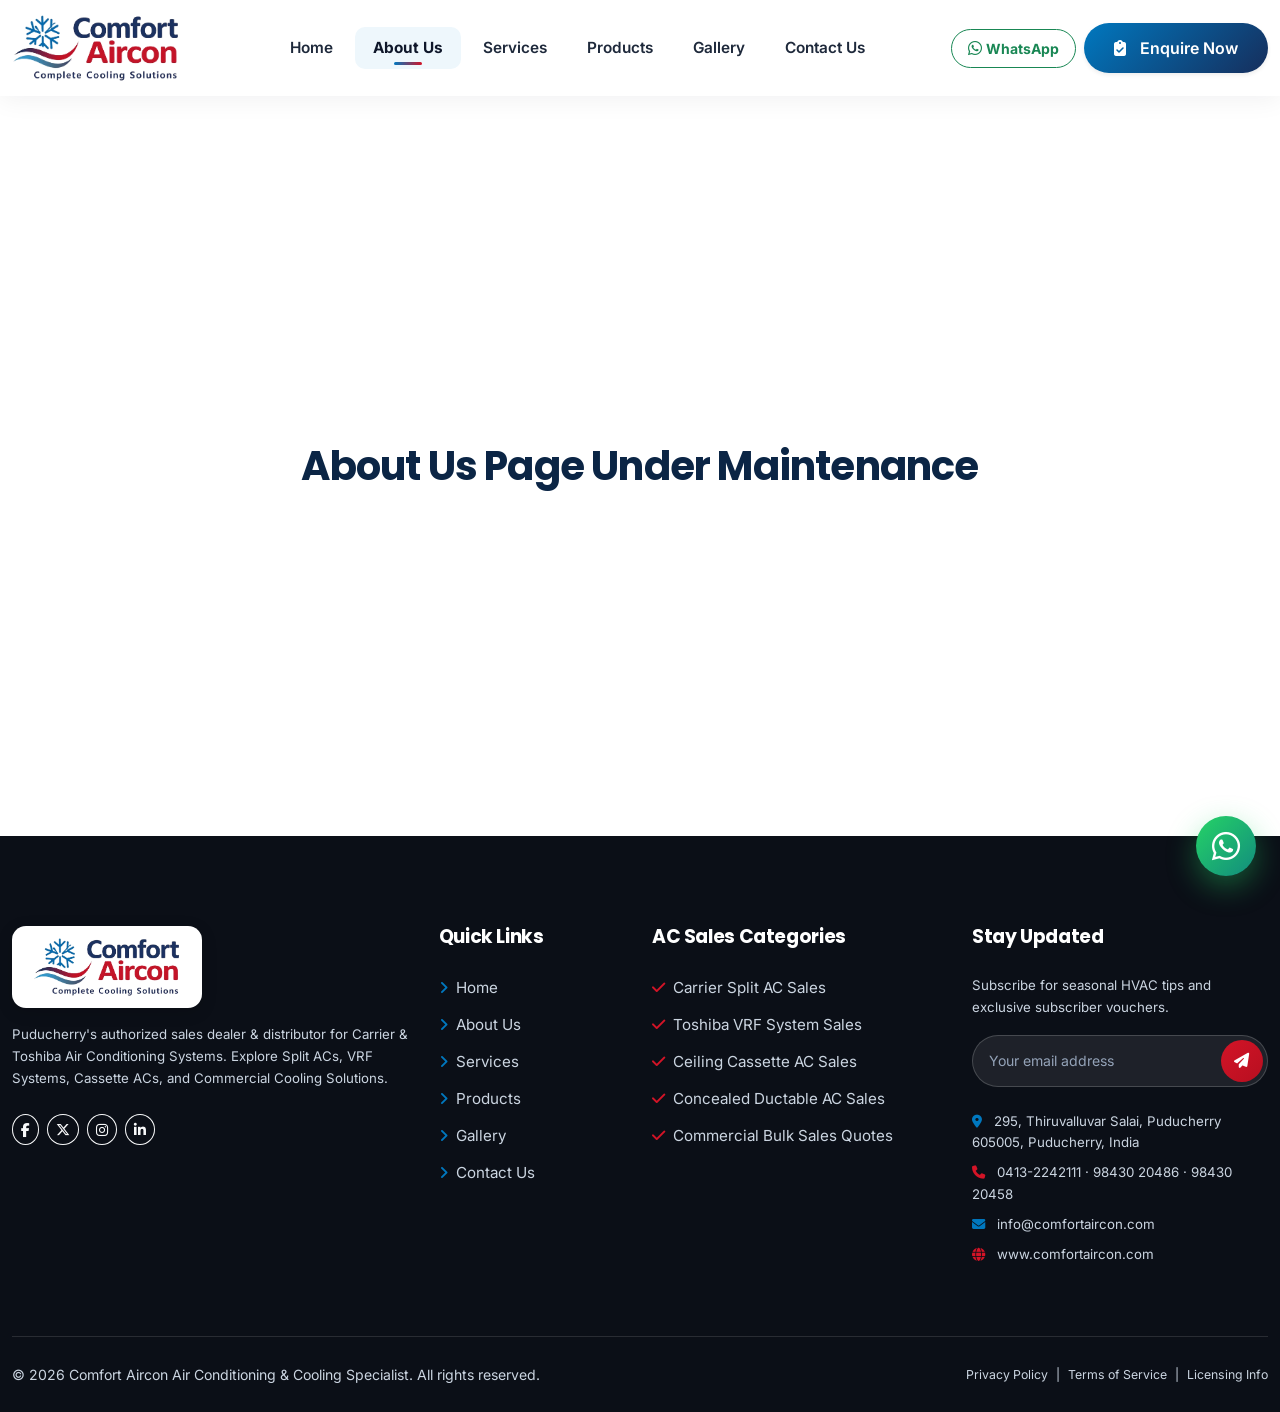
<file: about.html>
<!DOCTYPE html>
<html lang="en">

<head>
    <meta charset="UTF-8">
    <meta name="viewport" content="width=device-width, initial-scale=1.0">
    <title>About Us Under Maintenance | Comfort Aircon - Authorized Carrier AC Dealer</title>
    <meta name="description"
        content="Comfort Aircon About Us page is currently undergoing scheduled maintenance. Contact us for authorized Carrier & Toshiba AC sales in Puducherry.">

    <!-- Favicon -->
    <link rel="icon" type="image/jpeg" href="images/logo.png">

    <!-- Google Fonts -->
    <link rel="preconnect" href="https://fonts.googleapis.com">
    <link rel="preconnect" href="https://fonts.gstatic.com" crossorigin>
    <link
        href="https://fonts.googleapis.com/css2?family=Inter:wght@300;400;500;600;700&family=Poppins:wght@500;600;700;800;900&display=swap"
        rel="stylesheet">

    <!-- Bootstrap 5.3 CDN -->
    <link href="https://cdn.jsdelivr.net/npm/bootstrap@5.3.3/dist/css/bootstrap.min.css" rel="stylesheet">

    <!-- FontAwesome Icons 6.5.1 CDN -->
    <link rel="stylesheet" href="https://cdnjs.cloudflare.com/ajax/libs/font-awesome/6.5.1/css/all.min.css">

    <!-- Custom CSS -->
    <link rel="stylesheet" href="style.css">
</head>

<body class="maintenance-page">



    <!-- 2. NAVIGATION BAR -->
    <nav class="navbar navbar-expand-xl navbar-hvac sticky-top" id="mainNav">
        <div class="container-xxl">
            <a class="navbar-brand d-flex align-items-center me-0 me-xl-4 py-0" href="#home">
                <img src="images/logo.png" alt="Comfort Aircon - Authorized Carrier AC Dealer" class="navbar-logo-img">
            </a>

            <button class="navbar-toggler border-0 shadow-none p-2" type="button" data-bs-toggle="collapse"
                data-bs-target="#hvacNavbarNav" aria-controls="hvacNavbarNav" aria-expanded="false"
                aria-label="Toggle navigation">
                <i class="fa-solid fa-bars-staggered fs-3 text-dark-navy"></i>
            </button>

            <div class="collapse navbar-collapse" id="hvacNavbarNav">
                <ul class="navbar-nav mx-auto mb-2 mb-xl-0 align-items-xl-center gap-xl-1">
                    <li class="nav-item"><a class="nav-link" href="index.html">Home</a></li>
                    <li class="nav-item"><a class="nav-link active" href="about.html">About Us</a></li>
                    <li class="nav-item"><a class="nav-link" href="services.html">Services</a></li>
                    <li class="nav-item"><a class="nav-link" href="products.html">Products</a></li>
                    <li class="nav-item"><a class="nav-link" href="gallery.html">Gallery</a></li>
                    <li class="nav-item"><a class="nav-link" href="contact.html">Contact Us</a></li>
                </ul>

                <div class="d-flex align-items-center gap-2 pt-3 pt-xl-0">
                    <a href="https://wa.me/919843020486?text=Hi%20Comfort%20Aircon%2C%20I%20would%20like%20to%20enquire%20about%20Carrier%20AC%20sales%20and%20service."
                        target="_blank"
                        class="btn btn-sm btn-outline-success rounded-pill px-3 py-2 fw-bold d-none d-lg-inline-flex align-items-center gap-1">
                        <i class="fa-brands fa-whatsapp fs-6"></i> WhatsApp
                    </a>

                    <a href="#appointmentModal" class="btn btn-custom-primary shadow-sm" data-bs-toggle="modal"
                        data-bs-target="#appointmentModal">
                        <i class="fa-solid fa-clipboard-check me-1"></i> Enquire Now
                    </a>
                </div>
            </div>
        </div>
    </nav>

    <!-- Under Maintenance Section -->
    <main class="maintenance-hero">
        <div class="container text-center py-5">
            <h1 class="maintenance-title">About Us Page Under Maintenance</h1>
        </div>
    </main>

<!-- 13. FOOTER SECTION -->
    <footer class="footer-section" id="contact">
        <div class="container-xxl">
            <div class="row gy-5">
                <!-- Col 1: Brand Info -->
                <div class="col-lg-4 col-md-6">
                    <a class="d-inline-block mb-3 text-decoration-none" href="#home">
                        <div class="footer-logo-box">
                            <img src="images/logo.png" alt="Comfort Aircon - Complete Cooling Solutions"
                                class="footer-logo-img">
                        </div>
                    </a>
                    <p class="small text-light-slate mb-4">
                        Puducherry's authorized sales dealer & distributor for Carrier & Toshiba Air Conditioning
                        Systems. Explore Split ACs, VRF Systems, Cassette ACs, and Commercial Cooling Solutions.
                    </p>
                    <div class="d-flex gap-2 social-icons">
                        <a href="#" class="btn btn-sm rounded-circle btn-outline-light"><i
                                class="fa-brands fa-facebook-f"></i></a>
                        <a href="#" class="btn btn-sm rounded-circle btn-outline-light"><i
                                class="fa-brands fa-x-twitter"></i></a>
                        <a href="#" class="btn btn-sm rounded-circle btn-outline-light"><i
                                class="fa-brands fa-instagram"></i></a>
                        <a href="#" class="btn btn-sm rounded-circle btn-outline-light"><i
                                class="fa-brands fa-linkedin-in"></i></a>
                    </div>
                </div>

                <!-- Col 2: Quick Links -->
                <div class="col-lg-2 col-md-6">
                    <h5 class="footer-title">Quick Links</h5>
                    <ul class="footer-links">
                        <li><a href="index.html"><i class="fa-solid fa-angle-right me-2 text-primary-blue"></i>Home</a>
                        </li>
                        <li><a href="about.html"><i class="fa-solid fa-angle-right me-2 text-primary-blue"></i>About
                                Us</a></li>
                        <li><a href="services.html"><i
                                    class="fa-solid fa-angle-right me-2 text-primary-blue"></i>Services</a></li>
                        <li><a href="products.html"><i
                                    class="fa-solid fa-angle-right me-2 text-primary-blue"></i>Products</a></li>
                        <li><a href="gallery.html"><i
                                    class="fa-solid fa-angle-right me-2 text-primary-blue"></i>Gallery</a></li>
                        <li><a href="contact.html"><i class="fa-solid fa-angle-right me-2 text-primary-blue"></i>Contact
                                Us</a></li>
                    </ul>
                </div>

                <!-- Col 3: AC Categories Offered -->
                <div class="col-lg-3 col-md-6">
                    <h5 class="footer-title">AC Sales Categories</h5>
                    <ul class="footer-links">
                        <li><a href="#services"><i class="fa-solid fa-check me-2 text-accent-orange"></i>Carrier
                                Split
                                AC Sales</a></li>
                        <li><a href="#services"><i class="fa-solid fa-check me-2 text-accent-orange"></i>Toshiba VRF
                                System Sales</a></li>
                        <li><a href="#services"><i class="fa-solid fa-check me-2 text-accent-orange"></i>Ceiling
                                Cassette AC Sales</a></li>
                        <li><a href="#services"><i class="fa-solid fa-check me-2 text-accent-orange"></i>Concealed
                                Ductable AC Sales</a></li>
                        <li><a href="#appointmentModal" data-bs-toggle="modal" data-bs-target="#appointmentModal"><i
                                    class="fa-solid fa-check me-2 text-accent-orange"></i>Commercial
                                Bulk
                                Sales Quotes</a></li>
                    </ul>
                </div>

                <!-- Col 4: Newsletter & Contact Info -->
                <div class="col-lg-3 col-md-6">
                    <h5 class="footer-title">Stay Updated</h5>
                    <p class="small text-light-slate mb-3">Subscribe for seasonal HVAC tips and exclusive subscriber
                        vouchers.</p>
                    <form id="newsletterForm" class="mb-4">
                        <div class="newsletter-input-group">
                            <input type="email" class="form-control" placeholder="Your email address" required
                                id="newsletterEmail" aria-label="Your email address">
                            <button class="btn-newsletter" type="submit" aria-label="Subscribe to newsletter">
                                <i class="fa-solid fa-paper-plane"></i>
                            </button>
                        </div>
                    </form>
                    <div class="small text-light-slate">
                        <p class="mb-2"><i class="fa-solid fa-location-dot text-primary-blue me-2"></i> 295,
                            Thiruvalluvar Salai, Puducherry 605005, Puducherry, India</p>
                        <p class="mb-2"><i class="fa-solid fa-phone text-accent-orange me-2"></i> <a
                                href="tel:04132242111" class="text-light-slate text-decoration-none">0413-2242111</a>
                            &middot; <a href="tel:9843020486" class="text-light-slate text-decoration-none">98430
                                20486</a> &middot; <a href="tel:9843020458"
                                class="text-light-slate text-decoration-none">98430 20458</a></p>
                        <p class="mb-2"><i class="fa-solid fa-envelope text-primary-blue me-2"></i> <a
                                href="mailto:info@comfortaircon.com"
                                class="text-light-slate text-decoration-none">info@comfortaircon.com</a></p>
                        <p class="mb-0"><i class="fa-solid fa-globe text-accent-orange me-2"></i> <a
                                href="https://www.comfortaircon.com" target="_blank"
                                class="text-light-slate text-decoration-none">www.comfortaircon.com</a></p>
                    </div>
                </div>
            </div>

            <div
                class="footer-bottom d-flex flex-column flex-md-row justify-content-between align-items-center text-center text-md-start">
                <p class="mb-2 mb-md-0 text-light-slate">© 2026 Comfort Aircon Air Conditioning & Cooling
                    Specialist.
                    All rights
                    reserved.</p>
                <div class="d-flex flex-wrap gap-2 justify-content-center justify-content-md-end small">
                    <a href="#" class="text-light-slate">Privacy Policy</a>
                    <span class="text-light-slate">|</span>
                    <a href="#" class="text-light-slate">Terms of Service</a>
                    <span class="text-light-slate">|</span>
                    <a href="#" class="text-light-slate">Licensing Info</a>
                </div>
            </div>
        </div>
    </footer>

    <!-- Appointment Modal -->
    <div class="modal fade" id="appointmentModal" tabindex="-1" aria-hidden="true">
        <div class="modal-dialog modal-dialog-centered">
            <div class="modal-content border-0 rounded-4 shadow-lg">
                <div class="modal-header bg-dark-navy text-white rounded-top-4">
                    <h5 class="modal-title fw-bold"><i
                            class="fa-solid fa-calendar-check me-2 text-accent-orange"></i>Book HVAC Appointment
                    </h5>
                    <button type="button" class="btn-close btn-close-white" data-bs-dismiss="modal"
                        aria-label="Close"></button>
                </div>
                <div class="modal-body p-4">
                    <form id="modalAppointmentForm">
                        <div class="mb-3">
                            <label class="form-label small fw-bold">Full Name</label>
                            <input type="text" class="form-control form-control-custom" required
                                placeholder="John Smith">
                        </div>
                        <div class="mb-3">
                            <label class="form-label small fw-bold">Phone Number</label>
                            <input type="tel" class="form-control form-control-custom" required
                                placeholder="(555) 123-4567">
                        </div>
                        <div class="mb-3">
                            <label class="form-label small fw-bold">Preferred Date</label>
                            <input type="date" class="form-control form-control-custom" required>
                        </div>
                        <button type="submit" class="btn btn-custom-accent w-100 py-2 mt-2">Confirm Appointment
                            Booking</button>
                    </form>
                </div>
            </div>
        </div>
    </div>

    <!-- Toast Notification Container -->
    <div class="toast-container position-fixed bottom-0 end-0 p-3" style="z-index: 1090;">
        <div id="actionToast" class="toast align-items-center text-bg-dark border-0 rounded-3 shadow-lg" role="alert"
            aria-live="assertive" aria-atomic="true">
            <div class="d-flex">
                <div class="toast-body d-flex align-items-center gap-2">
                    <i class="fa-solid fa-circle-check text-success fs-5" id="toastIcon"></i>
                    <span id="toastMessage">Success action recorded!</span>
                </div>
                <button type="button" class="btn-close btn-close-white me-2 m-auto" data-bs-dismiss="toast"
                    aria-label="Close"></button>
            </div>
        </div>
    </div>

    <!-- Product Quick View Modal -->
    <div class="modal fade" id="productSpecModal" tabindex="-1" aria-hidden="true">
        <div class="modal-dialog modal-dialog-centered modal-lg">
            <div class="modal-content border-0 rounded-4 shadow-lg">
                <div class="modal-header bg-dark-navy text-white rounded-top-4">
                    <h5 class="modal-title fw-bold" id="specModalTitle"><i
                            class="fa-solid fa-snowflake me-2 text-primary-blue"></i>Product Technical
                        Specifications
                    </h5>
                    <button type="button" class="btn-close btn-close-white" data-bs-dismiss="modal"
                        aria-label="Close"></button>
                </div>
                <div class="modal-body p-4">
                    <div class="row align-items-center gy-4">
                        <div class="col-md-5 text-center">
                            <div class="p-3 bg-light-gray rounded-4 border">
                                <img src="images/carrier-split.png" id="specModalImg" alt="Product Spec Image"
                                    class="img-fluid rounded-3" style="max-height: 220px; object-fit: contain;">
                            </div>
                        </div>
                        <div class="col-md-7">
                            <span class="badge bg-primary-blue text-white px-3 py-1 rounded-pill mb-2"
                                id="specModalBrand">Carrier System</span>
                            <h3 class="fw-bold text-dark-navy mb-2" id="specModalName">Carrier AC Model</h3>
                            <p class="text-muted small mb-3" id="specModalDesc">Official Carrier/Toshiba certified
                                system engineered for superior cooling efficiency and durable long-term performance.
                            </p>

                            <div class="p-3 bg-light rounded-3 border mb-4">
                                <strong class="d-block text-dark-navy small mb-1"><i
                                        class="fa-solid fa-microchip text-primary-blue me-1"></i> Technical
                                    Highlights:</strong>
                                <span class="small text-muted d-block" id="specModalHighlights">Loading
                                    specifications...</span>
                            </div>

                            <div class="d-flex flex-wrap gap-2">
                                <a href="#appointmentModal" class="btn btn-custom-accent rounded-pill px-4"
                                    data-bs-toggle="modal" data-bs-target="#appointmentModal">
                                    <i class="fa-solid fa-file-invoice-dollar me-1"></i> Request Price Quote
                                </a>
                                <a href="tel:04132242111" class="btn btn-custom-outline rounded-pill px-4">
                                    <i class="fa-solid fa-phone me-1"></i> Call Specialist
                                </a>
                            </div>
                        </div>
                    </div>
                </div>
            </div>
        </div>
    </div>

    <!-- Floating Call Button -->
    <a href="tel:04132242111" class="floating-call-btn" title="Call Comfort Aircon (0413-2242111)">
        <i class="fa-solid fa-phone-volume"></i>
    </a>

    <!-- Floating WhatsApp Button -->
    <a href="https://wa.me/919843020486?text=Hi%20Comfort%20Aircon,%20I%20need%20assistance%20with%20Carrier%20AC%20sales%20and%20service"
        target="_blank" rel="noopener noreferrer" class="floating-whatsapp-btn"
        title="Chat with Comfort Aircon on WhatsApp">
        <i class="fa-brands fa-whatsapp"></i>
    </a>

    <!-- Mobile Sticky Bottom Action Bar (Call, WhatsApp, Enquire) -->
    <nav class="mobile-bottom-bar" id="mobileBottomBar" aria-label="Quick Mobile Actions">
        <a href="tel:04132242111" class="mobile-bar-btn mobile-bar-call" id="mobileBarCallBtn"
            title="Call Comfort Aircon Now">
            <i class="fa-solid fa-phone-volume"></i>
            <span>Call Now</span>
        </a>
        <a href="https://wa.me/919843020486?text=Hi%20Comfort%20Aircon%2C%20I%20would%20like%20to%20enquire%20about%20Carrier%20AC%20sales%20and%20service."
            target="_blank" rel="noopener noreferrer" class="mobile-bar-btn mobile-bar-whatsapp"
            id="mobileBarWhatsAppBtn" title="WhatsApp Comfort Aircon">
            <i class="fa-brands fa-whatsapp"></i>
            <span>WhatsApp</span>
        </a>
        <a href="#appointmentModal" class="mobile-bar-btn mobile-bar-enquire" id="mobileBarEnquireBtn"
            title="Enquire / Request Quote" data-bs-toggle="modal" data-bs-target="#appointmentModal">
            <i class="fa-solid fa-clipboard-question"></i>
            <span>Enquire</span>
        </a>
    </nav>

    <!-- Bootstrap JS Bundle CDN -->
    <script src="https://cdn.jsdelivr.net/npm/bootstrap@5.3.3/dist/js/bootstrap.bundle.min.js"></script>

    <!-- Custom Script -->
    <script src="script.js"></script>
</body>

</html>
</file>
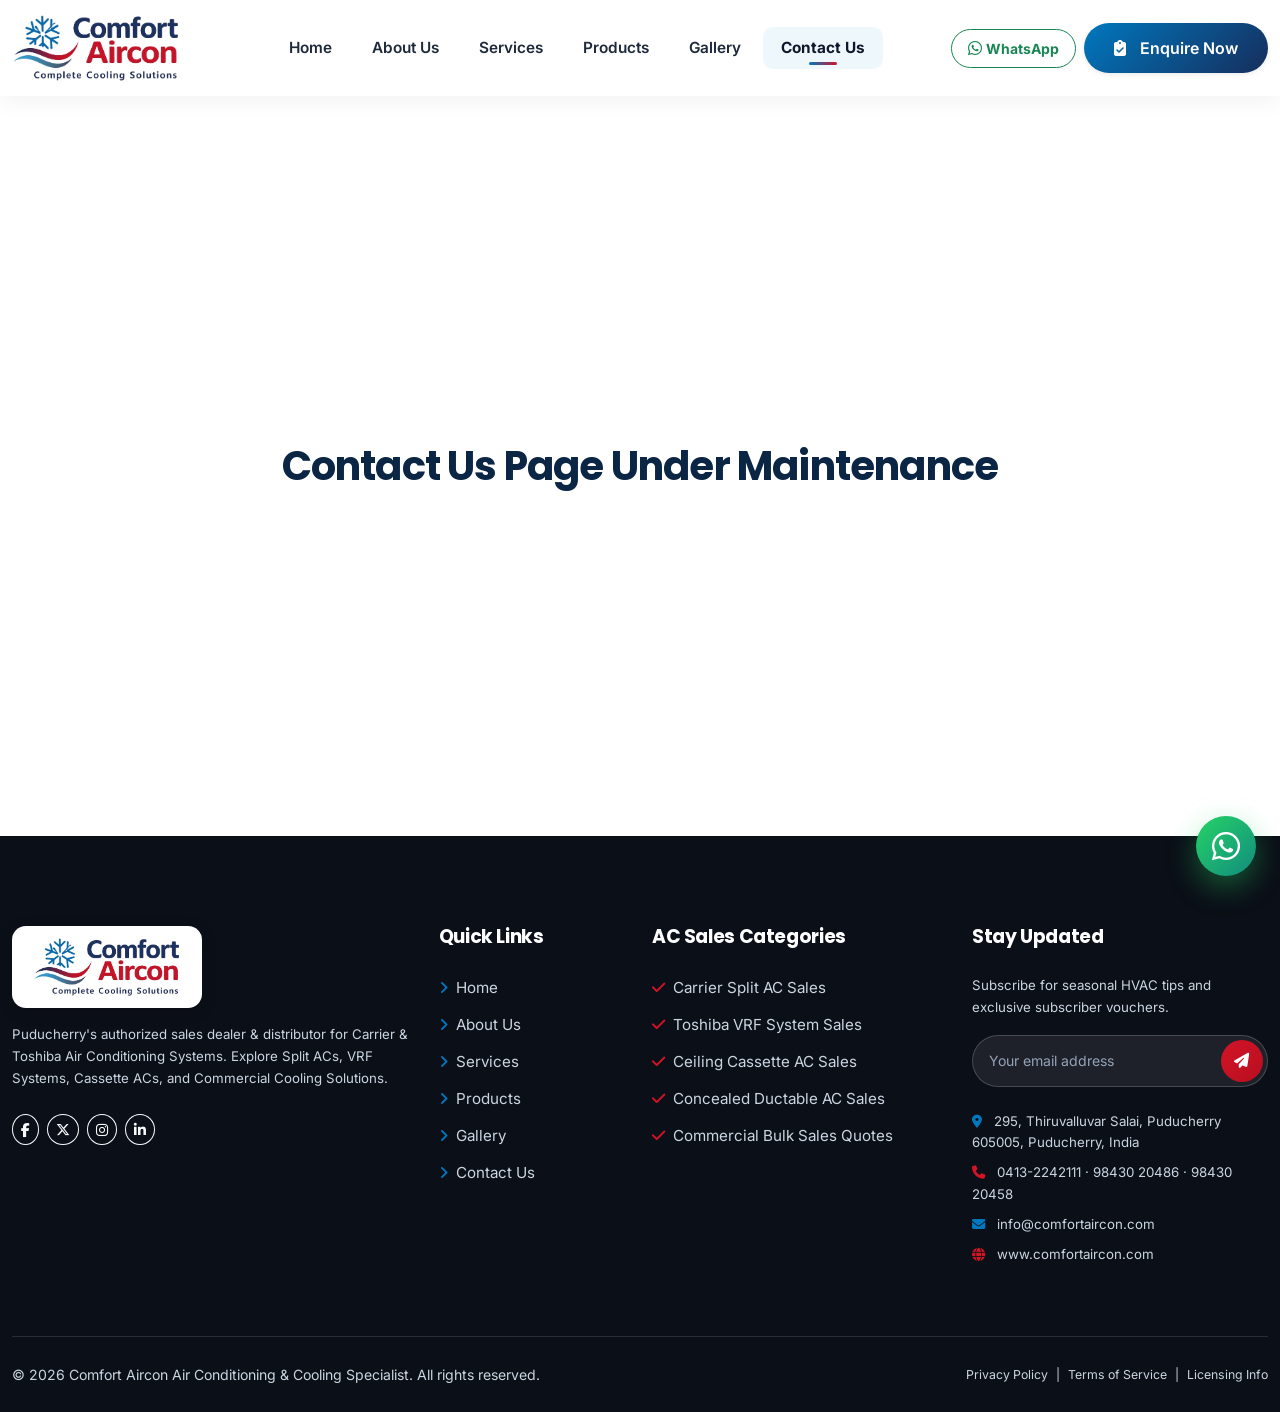
<file: contact.html>
<!DOCTYPE html>
<html lang="en">

<head>
    <meta charset="UTF-8">
    <meta name="viewport" content="width=device-width, initial-scale=1.0">
    <title>Contact Page Under Maintenance | Comfort Aircon - Showroom Puducherry</title>
    <meta name="description"
        content="Comfort Aircon online contact form is undergoing scheduled upgrades. Connect immediately via WhatsApp or phone call for inquiries.">

    <!-- Favicon -->
    <link rel="icon" type="image/jpeg" href="images/logo.png">

    <!-- Google Fonts -->
    <link rel="preconnect" href="https://fonts.googleapis.com">
    <link rel="preconnect" href="https://fonts.gstatic.com" crossorigin>
    <link
        href="https://fonts.googleapis.com/css2?family=Inter:wght@300;400;500;600;700&family=Poppins:wght@500;600;700;800;900&display=swap"
        rel="stylesheet">

    <!-- Bootstrap 5.3 CDN -->
    <link href="https://cdn.jsdelivr.net/npm/bootstrap@5.3.3/dist/css/bootstrap.min.css" rel="stylesheet">

    <!-- FontAwesome Icons 6.5.1 CDN -->
    <link rel="stylesheet" href="https://cdnjs.cloudflare.com/ajax/libs/font-awesome/6.5.1/css/all.min.css">

    <!-- Custom CSS -->
    <link rel="stylesheet" href="style.css">
</head>

<body class="maintenance-page">



    <!-- 2. NAVIGATION BAR -->
    <nav class="navbar navbar-expand-xl navbar-hvac sticky-top" id="mainNav">
        <div class="container-xxl">
            <a class="navbar-brand d-flex align-items-center me-0 me-xl-4 py-0" href="#home">
                <img src="images/logo.png" alt="Comfort Aircon - Authorized Carrier AC Dealer" class="navbar-logo-img">
            </a>

            <button class="navbar-toggler border-0 shadow-none p-2" type="button" data-bs-toggle="collapse"
                data-bs-target="#hvacNavbarNav" aria-controls="hvacNavbarNav" aria-expanded="false"
                aria-label="Toggle navigation">
                <i class="fa-solid fa-bars-staggered fs-3 text-dark-navy"></i>
            </button>

            <div class="collapse navbar-collapse" id="hvacNavbarNav">
                <ul class="navbar-nav mx-auto mb-2 mb-xl-0 align-items-xl-center gap-xl-1">
                    <li class="nav-item"><a class="nav-link" href="index.html">Home</a></li>
                    <li class="nav-item"><a class="nav-link" href="about.html">About Us</a></li>
                    <li class="nav-item"><a class="nav-link" href="services.html">Services</a></li>
                    <li class="nav-item"><a class="nav-link" href="products.html">Products</a></li>
                    <li class="nav-item"><a class="nav-link" href="gallery.html">Gallery</a></li>
                    <li class="nav-item"><a class="nav-link active" href="contact.html">Contact Us</a></li>
                </ul>

                <div class="d-flex align-items-center gap-2 pt-3 pt-xl-0">
                    <a href="https://wa.me/919843020486?text=Hi%20Comfort%20Aircon%2C%20I%20would%20like%20to%20enquire%20about%20Carrier%20AC%20sales%20and%20service."
                        target="_blank"
                        class="btn btn-sm btn-outline-success rounded-pill px-3 py-2 fw-bold d-none d-lg-inline-flex align-items-center gap-1">
                        <i class="fa-brands fa-whatsapp fs-6"></i> WhatsApp
                    </a>

                    <a href="#appointmentModal" class="btn btn-custom-primary shadow-sm" data-bs-toggle="modal"
                        data-bs-target="#appointmentModal">
                        <i class="fa-solid fa-clipboard-check me-1"></i> Enquire Now
                    </a>
                </div>
            </div>
        </div>
    </nav>

    <!-- Under Maintenance Section -->
    <main class="maintenance-hero">
        <div class="container text-center py-5">
            <h1 class="maintenance-title">Contact Us Page Under Maintenance</h1>
        </div>
    </main>

<!-- 13. FOOTER SECTION -->
    <footer class="footer-section" id="contact">
        <div class="container-xxl">
            <div class="row gy-5">
                <!-- Col 1: Brand Info -->
                <div class="col-lg-4 col-md-6">
                    <a class="d-inline-block mb-3 text-decoration-none" href="#home">
                        <div class="footer-logo-box">
                            <img src="images/logo.png" alt="Comfort Aircon - Complete Cooling Solutions"
                                class="footer-logo-img">
                        </div>
                    </a>
                    <p class="small text-light-slate mb-4">
                        Puducherry's authorized sales dealer & distributor for Carrier & Toshiba Air Conditioning
                        Systems. Explore Split ACs, VRF Systems, Cassette ACs, and Commercial Cooling Solutions.
                    </p>
                    <div class="d-flex gap-2 social-icons">
                        <a href="#" class="btn btn-sm rounded-circle btn-outline-light"><i
                                class="fa-brands fa-facebook-f"></i></a>
                        <a href="#" class="btn btn-sm rounded-circle btn-outline-light"><i
                                class="fa-brands fa-x-twitter"></i></a>
                        <a href="#" class="btn btn-sm rounded-circle btn-outline-light"><i
                                class="fa-brands fa-instagram"></i></a>
                        <a href="#" class="btn btn-sm rounded-circle btn-outline-light"><i
                                class="fa-brands fa-linkedin-in"></i></a>
                    </div>
                </div>

                <!-- Col 2: Quick Links -->
                <div class="col-lg-2 col-md-6">
                    <h5 class="footer-title">Quick Links</h5>
                    <ul class="footer-links">
                        <li><a href="index.html"><i class="fa-solid fa-angle-right me-2 text-primary-blue"></i>Home</a>
                        </li>
                        <li><a href="about.html"><i class="fa-solid fa-angle-right me-2 text-primary-blue"></i>About
                                Us</a></li>
                        <li><a href="services.html"><i
                                    class="fa-solid fa-angle-right me-2 text-primary-blue"></i>Services</a></li>
                        <li><a href="products.html"><i
                                    class="fa-solid fa-angle-right me-2 text-primary-blue"></i>Products</a></li>
                        <li><a href="gallery.html"><i
                                    class="fa-solid fa-angle-right me-2 text-primary-blue"></i>Gallery</a></li>
                        <li><a href="contact.html"><i class="fa-solid fa-angle-right me-2 text-primary-blue"></i>Contact
                                Us</a></li>
                    </ul>
                </div>

                <!-- Col 3: AC Categories Offered -->
                <div class="col-lg-3 col-md-6">
                    <h5 class="footer-title">AC Sales Categories</h5>
                    <ul class="footer-links">
                        <li><a href="#services"><i class="fa-solid fa-check me-2 text-accent-orange"></i>Carrier
                                Split
                                AC Sales</a></li>
                        <li><a href="#services"><i class="fa-solid fa-check me-2 text-accent-orange"></i>Toshiba VRF
                                System Sales</a></li>
                        <li><a href="#services"><i class="fa-solid fa-check me-2 text-accent-orange"></i>Ceiling
                                Cassette AC Sales</a></li>
                        <li><a href="#services"><i class="fa-solid fa-check me-2 text-accent-orange"></i>Concealed
                                Ductable AC Sales</a></li>
                        <li><a href="#appointmentModal" data-bs-toggle="modal" data-bs-target="#appointmentModal"><i
                                    class="fa-solid fa-check me-2 text-accent-orange"></i>Commercial
                                Bulk
                                Sales Quotes</a></li>
                    </ul>
                </div>

                <!-- Col 4: Newsletter & Contact Info -->
                <div class="col-lg-3 col-md-6">
                    <h5 class="footer-title">Stay Updated</h5>
                    <p class="small text-light-slate mb-3">Subscribe for seasonal HVAC tips and exclusive subscriber
                        vouchers.</p>
                    <form id="newsletterForm" class="mb-4">
                        <div class="newsletter-input-group">
                            <input type="email" class="form-control" placeholder="Your email address" required
                                id="newsletterEmail" aria-label="Your email address">
                            <button class="btn-newsletter" type="submit" aria-label="Subscribe to newsletter">
                                <i class="fa-solid fa-paper-plane"></i>
                            </button>
                        </div>
                    </form>
                    <div class="small text-light-slate">
                        <p class="mb-2"><i class="fa-solid fa-location-dot text-primary-blue me-2"></i> 295,
                            Thiruvalluvar Salai, Puducherry 605005, Puducherry, India</p>
                        <p class="mb-2"><i class="fa-solid fa-phone text-accent-orange me-2"></i> <a
                                href="tel:04132242111" class="text-light-slate text-decoration-none">0413-2242111</a>
                            &middot; <a href="tel:9843020486" class="text-light-slate text-decoration-none">98430
                                20486</a> &middot; <a href="tel:9843020458"
                                class="text-light-slate text-decoration-none">98430 20458</a></p>
                        <p class="mb-2"><i class="fa-solid fa-envelope text-primary-blue me-2"></i> <a
                                href="mailto:info@comfortaircon.com"
                                class="text-light-slate text-decoration-none">info@comfortaircon.com</a></p>
                        <p class="mb-0"><i class="fa-solid fa-globe text-accent-orange me-2"></i> <a
                                href="https://www.comfortaircon.com" target="_blank"
                                class="text-light-slate text-decoration-none">www.comfortaircon.com</a></p>
                    </div>
                </div>
            </div>

            <div
                class="footer-bottom d-flex flex-column flex-md-row justify-content-between align-items-center text-center text-md-start">
                <p class="mb-2 mb-md-0 text-light-slate">© 2026 Comfort Aircon Air Conditioning & Cooling
                    Specialist.
                    All rights
                    reserved.</p>
                <div class="d-flex flex-wrap gap-2 justify-content-center justify-content-md-end small">
                    <a href="#" class="text-light-slate">Privacy Policy</a>
                    <span class="text-light-slate">|</span>
                    <a href="#" class="text-light-slate">Terms of Service</a>
                    <span class="text-light-slate">|</span>
                    <a href="#" class="text-light-slate">Licensing Info</a>
                </div>
            </div>
        </div>
    </footer>

    <!-- Appointment Modal -->
    <div class="modal fade" id="appointmentModal" tabindex="-1" aria-hidden="true">
        <div class="modal-dialog modal-dialog-centered">
            <div class="modal-content border-0 rounded-4 shadow-lg">
                <div class="modal-header bg-dark-navy text-white rounded-top-4">
                    <h5 class="modal-title fw-bold"><i
                            class="fa-solid fa-calendar-check me-2 text-accent-orange"></i>Book HVAC Appointment
                    </h5>
                    <button type="button" class="btn-close btn-close-white" data-bs-dismiss="modal"
                        aria-label="Close"></button>
                </div>
                <div class="modal-body p-4">
                    <form id="modalAppointmentForm">
                        <div class="mb-3">
                            <label class="form-label small fw-bold">Full Name</label>
                            <input type="text" class="form-control form-control-custom" required
                                placeholder="John Smith">
                        </div>
                        <div class="mb-3">
                            <label class="form-label small fw-bold">Phone Number</label>
                            <input type="tel" class="form-control form-control-custom" required
                                placeholder="(555) 123-4567">
                        </div>
                        <div class="mb-3">
                            <label class="form-label small fw-bold">Preferred Date</label>
                            <input type="date" class="form-control form-control-custom" required>
                        </div>
                        <button type="submit" class="btn btn-custom-accent w-100 py-2 mt-2">Confirm Appointment
                            Booking</button>
                    </form>
                </div>
            </div>
        </div>
    </div>

    <!-- Toast Notification Container -->
    <div class="toast-container position-fixed bottom-0 end-0 p-3" style="z-index: 1090;">
        <div id="actionToast" class="toast align-items-center text-bg-dark border-0 rounded-3 shadow-lg" role="alert"
            aria-live="assertive" aria-atomic="true">
            <div class="d-flex">
                <div class="toast-body d-flex align-items-center gap-2">
                    <i class="fa-solid fa-circle-check text-success fs-5" id="toastIcon"></i>
                    <span id="toastMessage">Success action recorded!</span>
                </div>
                <button type="button" class="btn-close btn-close-white me-2 m-auto" data-bs-dismiss="toast"
                    aria-label="Close"></button>
            </div>
        </div>
    </div>

    <!-- Product Quick View Modal -->
    <div class="modal fade" id="productSpecModal" tabindex="-1" aria-hidden="true">
        <div class="modal-dialog modal-dialog-centered modal-lg">
            <div class="modal-content border-0 rounded-4 shadow-lg">
                <div class="modal-header bg-dark-navy text-white rounded-top-4">
                    <h5 class="modal-title fw-bold" id="specModalTitle"><i
                            class="fa-solid fa-snowflake me-2 text-primary-blue"></i>Product Technical
                        Specifications
                    </h5>
                    <button type="button" class="btn-close btn-close-white" data-bs-dismiss="modal"
                        aria-label="Close"></button>
                </div>
                <div class="modal-body p-4">
                    <div class="row align-items-center gy-4">
                        <div class="col-md-5 text-center">
                            <div class="p-3 bg-light-gray rounded-4 border">
                                <img src="images/carrier-split.png" id="specModalImg" alt="Product Spec Image"
                                    class="img-fluid rounded-3" style="max-height: 220px; object-fit: contain;">
                            </div>
                        </div>
                        <div class="col-md-7">
                            <span class="badge bg-primary-blue text-white px-3 py-1 rounded-pill mb-2"
                                id="specModalBrand">Carrier System</span>
                            <h3 class="fw-bold text-dark-navy mb-2" id="specModalName">Carrier AC Model</h3>
                            <p class="text-muted small mb-3" id="specModalDesc">Official Carrier/Toshiba certified
                                system engineered for superior cooling efficiency and durable long-term performance.
                            </p>

                            <div class="p-3 bg-light rounded-3 border mb-4">
                                <strong class="d-block text-dark-navy small mb-1"><i
                                        class="fa-solid fa-microchip text-primary-blue me-1"></i> Technical
                                    Highlights:</strong>
                                <span class="small text-muted d-block" id="specModalHighlights">Loading
                                    specifications...</span>
                            </div>

                            <div class="d-flex flex-wrap gap-2">
                                <a href="#appointmentModal" class="btn btn-custom-accent rounded-pill px-4"
                                    data-bs-toggle="modal" data-bs-target="#appointmentModal">
                                    <i class="fa-solid fa-file-invoice-dollar me-1"></i> Request Price Quote
                                </a>
                                <a href="tel:04132242111" class="btn btn-custom-outline rounded-pill px-4">
                                    <i class="fa-solid fa-phone me-1"></i> Call Specialist
                                </a>
                            </div>
                        </div>
                    </div>
                </div>
            </div>
        </div>
    </div>

    <!-- Floating Call Button -->
    <a href="tel:04132242111" class="floating-call-btn" title="Call Comfort Aircon (0413-2242111)">
        <i class="fa-solid fa-phone-volume"></i>
    </a>

    <!-- Floating WhatsApp Button -->
    <a href="https://wa.me/919843020486?text=Hi%20Comfort%20Aircon,%20I%20need%20assistance%20with%20Carrier%20AC%20sales%20and%20service"
        target="_blank" rel="noopener noreferrer" class="floating-whatsapp-btn"
        title="Chat with Comfort Aircon on WhatsApp">
        <i class="fa-brands fa-whatsapp"></i>
    </a>

    <!-- Mobile Sticky Bottom Action Bar (Call, WhatsApp, Enquire) -->
    <nav class="mobile-bottom-bar" id="mobileBottomBar" aria-label="Quick Mobile Actions">
        <a href="tel:04132242111" class="mobile-bar-btn mobile-bar-call" id="mobileBarCallBtn"
            title="Call Comfort Aircon Now">
            <i class="fa-solid fa-phone-volume"></i>
            <span>Call Now</span>
        </a>
        <a href="https://wa.me/919843020486?text=Hi%20Comfort%20Aircon%2C%20I%20would%20like%20to%20enquire%20about%20Carrier%20AC%20sales%20and%20service."
            target="_blank" rel="noopener noreferrer" class="mobile-bar-btn mobile-bar-whatsapp"
            id="mobileBarWhatsAppBtn" title="WhatsApp Comfort Aircon">
            <i class="fa-brands fa-whatsapp"></i>
            <span>WhatsApp</span>
        </a>
        <a href="#appointmentModal" class="mobile-bar-btn mobile-bar-enquire" id="mobileBarEnquireBtn"
            title="Enquire / Request Quote" data-bs-toggle="modal" data-bs-target="#appointmentModal">
            <i class="fa-solid fa-clipboard-question"></i>
            <span>Enquire</span>
        </a>
    </nav>

    <!-- Bootstrap JS Bundle CDN -->
    <script src="https://cdn.jsdelivr.net/npm/bootstrap@5.3.3/dist/js/bootstrap.bundle.min.js"></script>

    <!-- Custom Script -->
    <script src="script.js"></script>
</body>

</html>
</file>
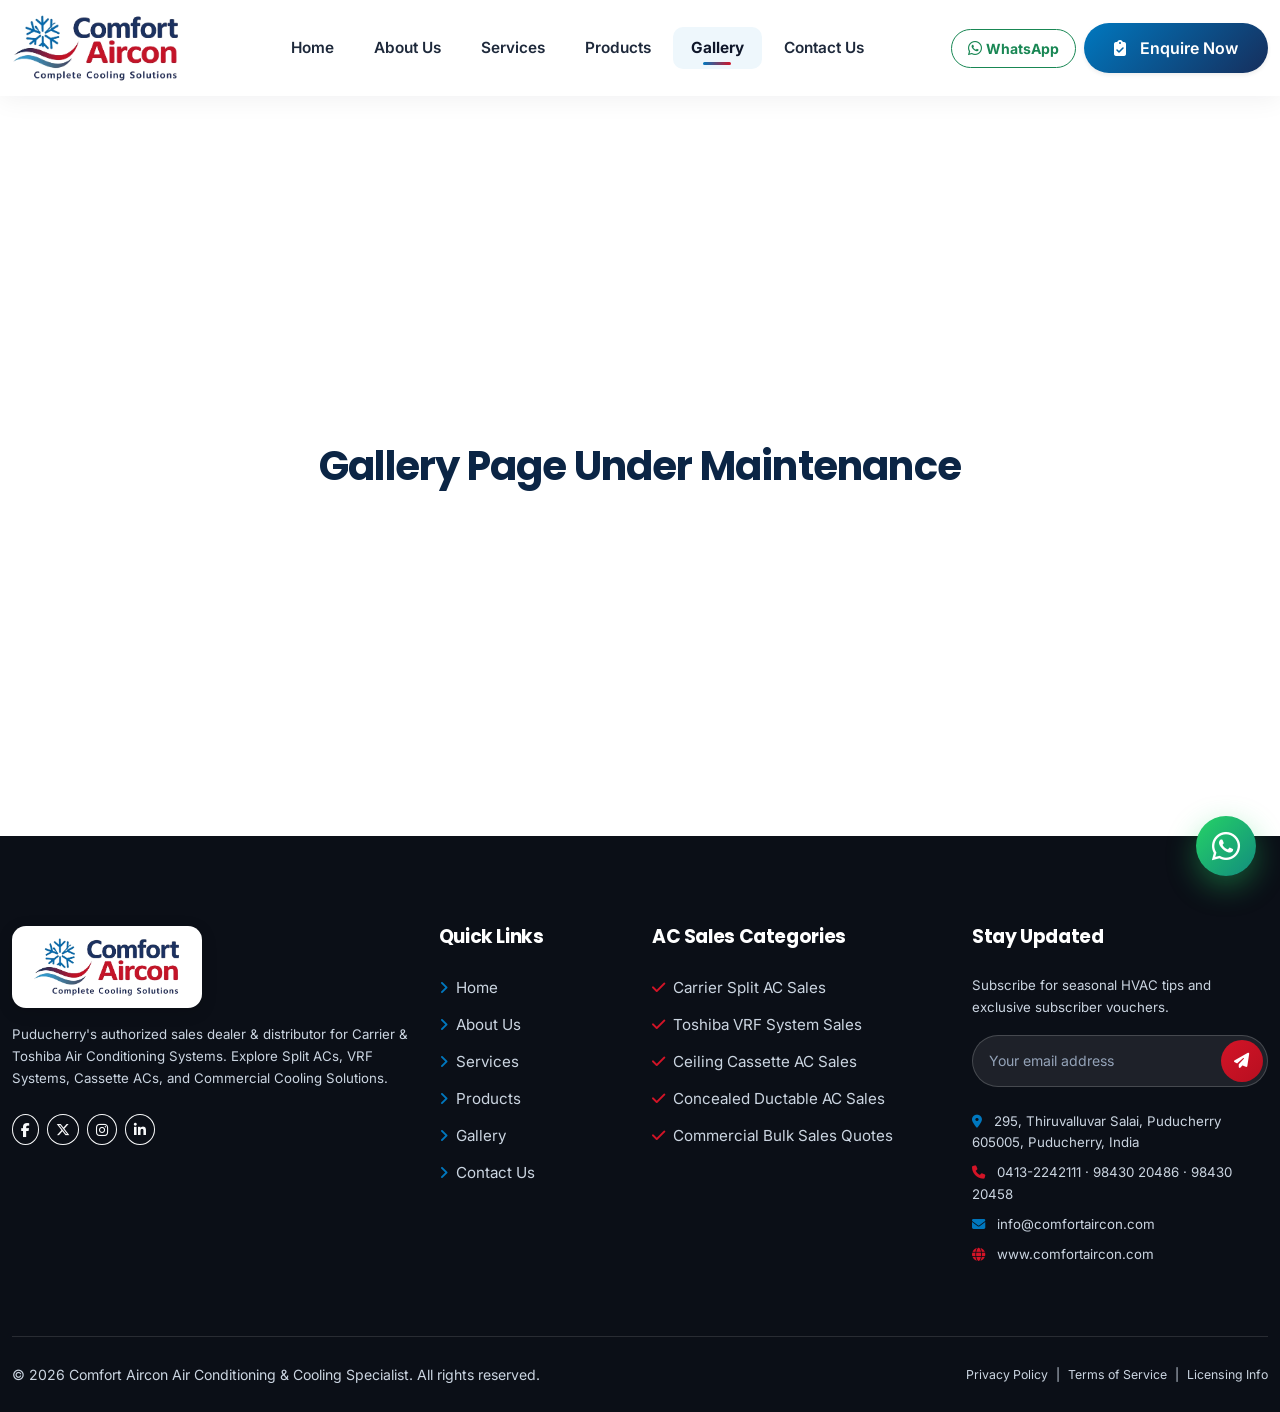
<file: gallery.html>
<!DOCTYPE html>
<html lang="en">

<head>
    <meta charset="UTF-8">
    <meta name="viewport" content="width=device-width, initial-scale=1.0">
    <title>Project Gallery Under Maintenance | Comfort Aircon HVAC Puducherry</title>
    <meta name="description"
        content="Comfort Aircon Project Gallery is currently undergoing scheduled maintenance. View our completed commercial and residential HVAC installations soon.">

    <!-- Favicon -->
    <link rel="icon" type="image/jpeg" href="images/logo.png">

    <!-- Google Fonts -->
    <link rel="preconnect" href="https://fonts.googleapis.com">
    <link rel="preconnect" href="https://fonts.gstatic.com" crossorigin>
    <link
        href="https://fonts.googleapis.com/css2?family=Inter:wght@300;400;500;600;700&family=Poppins:wght@500;600;700;800;900&display=swap"
        rel="stylesheet">

    <!-- Bootstrap 5.3 CDN -->
    <link href="https://cdn.jsdelivr.net/npm/bootstrap@5.3.3/dist/css/bootstrap.min.css" rel="stylesheet">

    <!-- FontAwesome Icons 6.5.1 CDN -->
    <link rel="stylesheet" href="https://cdnjs.cloudflare.com/ajax/libs/font-awesome/6.5.1/css/all.min.css">

    <!-- Custom CSS -->
    <link rel="stylesheet" href="style.css">
</head>

<body class="maintenance-page">



    <!-- 2. NAVIGATION BAR -->
    <nav class="navbar navbar-expand-xl navbar-hvac sticky-top" id="mainNav">
        <div class="container-xxl">
            <a class="navbar-brand d-flex align-items-center me-0 me-xl-4 py-0" href="#home">
                <img src="images/logo.png" alt="Comfort Aircon - Authorized Carrier AC Dealer" class="navbar-logo-img">
            </a>

            <button class="navbar-toggler border-0 shadow-none p-2" type="button" data-bs-toggle="collapse"
                data-bs-target="#hvacNavbarNav" aria-controls="hvacNavbarNav" aria-expanded="false"
                aria-label="Toggle navigation">
                <i class="fa-solid fa-bars-staggered fs-3 text-dark-navy"></i>
            </button>

            <div class="collapse navbar-collapse" id="hvacNavbarNav">
                <ul class="navbar-nav mx-auto mb-2 mb-xl-0 align-items-xl-center gap-xl-1">
                    <li class="nav-item"><a class="nav-link" href="index.html">Home</a></li>
                    <li class="nav-item"><a class="nav-link" href="about.html">About Us</a></li>
                    <li class="nav-item"><a class="nav-link" href="services.html">Services</a></li>
                    <li class="nav-item"><a class="nav-link" href="products.html">Products</a></li>
                    <li class="nav-item"><a class="nav-link active" href="gallery.html">Gallery</a></li>
                    <li class="nav-item"><a class="nav-link" href="contact.html">Contact Us</a></li>
                </ul>

                <div class="d-flex align-items-center gap-2 pt-3 pt-xl-0">
                    <a href="https://wa.me/919843020486?text=Hi%20Comfort%20Aircon%2C%20I%20would%20like%20to%20enquire%20about%20Carrier%20AC%20sales%20and%20service."
                        target="_blank"
                        class="btn btn-sm btn-outline-success rounded-pill px-3 py-2 fw-bold d-none d-lg-inline-flex align-items-center gap-1">
                        <i class="fa-brands fa-whatsapp fs-6"></i> WhatsApp
                    </a>

                    <a href="#appointmentModal" class="btn btn-custom-primary shadow-sm" data-bs-toggle="modal"
                        data-bs-target="#appointmentModal">
                        <i class="fa-solid fa-clipboard-check me-1"></i> Enquire Now
                    </a>
                </div>
            </div>
        </div>
    </nav>

    <!-- Under Maintenance Section -->
    <main class="maintenance-hero">
        <div class="container text-center py-5">
            <h1 class="maintenance-title">Gallery Page Under Maintenance</h1>
        </div>
    </main>

<!-- 13. FOOTER SECTION -->
    <footer class="footer-section" id="contact">
        <div class="container-xxl">
            <div class="row gy-5">
                <!-- Col 1: Brand Info -->
                <div class="col-lg-4 col-md-6">
                    <a class="d-inline-block mb-3 text-decoration-none" href="#home">
                        <div class="footer-logo-box">
                            <img src="images/logo.png" alt="Comfort Aircon - Complete Cooling Solutions"
                                class="footer-logo-img">
                        </div>
                    </a>
                    <p class="small text-light-slate mb-4">
                        Puducherry's authorized sales dealer & distributor for Carrier & Toshiba Air Conditioning
                        Systems. Explore Split ACs, VRF Systems, Cassette ACs, and Commercial Cooling Solutions.
                    </p>
                    <div class="d-flex gap-2 social-icons">
                        <a href="#" class="btn btn-sm rounded-circle btn-outline-light"><i
                                class="fa-brands fa-facebook-f"></i></a>
                        <a href="#" class="btn btn-sm rounded-circle btn-outline-light"><i
                                class="fa-brands fa-x-twitter"></i></a>
                        <a href="#" class="btn btn-sm rounded-circle btn-outline-light"><i
                                class="fa-brands fa-instagram"></i></a>
                        <a href="#" class="btn btn-sm rounded-circle btn-outline-light"><i
                                class="fa-brands fa-linkedin-in"></i></a>
                    </div>
                </div>

                <!-- Col 2: Quick Links -->
                <div class="col-lg-2 col-md-6">
                    <h5 class="footer-title">Quick Links</h5>
                    <ul class="footer-links">
                        <li><a href="index.html"><i class="fa-solid fa-angle-right me-2 text-primary-blue"></i>Home</a>
                        </li>
                        <li><a href="about.html"><i class="fa-solid fa-angle-right me-2 text-primary-blue"></i>About
                                Us</a></li>
                        <li><a href="services.html"><i
                                    class="fa-solid fa-angle-right me-2 text-primary-blue"></i>Services</a></li>
                        <li><a href="products.html"><i
                                    class="fa-solid fa-angle-right me-2 text-primary-blue"></i>Products</a></li>
                        <li><a href="gallery.html"><i
                                    class="fa-solid fa-angle-right me-2 text-primary-blue"></i>Gallery</a></li>
                        <li><a href="contact.html"><i class="fa-solid fa-angle-right me-2 text-primary-blue"></i>Contact
                                Us</a></li>
                    </ul>
                </div>

                <!-- Col 3: AC Categories Offered -->
                <div class="col-lg-3 col-md-6">
                    <h5 class="footer-title">AC Sales Categories</h5>
                    <ul class="footer-links">
                        <li><a href="#services"><i class="fa-solid fa-check me-2 text-accent-orange"></i>Carrier
                                Split
                                AC Sales</a></li>
                        <li><a href="#services"><i class="fa-solid fa-check me-2 text-accent-orange"></i>Toshiba VRF
                                System Sales</a></li>
                        <li><a href="#services"><i class="fa-solid fa-check me-2 text-accent-orange"></i>Ceiling
                                Cassette AC Sales</a></li>
                        <li><a href="#services"><i class="fa-solid fa-check me-2 text-accent-orange"></i>Concealed
                                Ductable AC Sales</a></li>
                        <li><a href="#appointmentModal" data-bs-toggle="modal" data-bs-target="#appointmentModal"><i
                                    class="fa-solid fa-check me-2 text-accent-orange"></i>Commercial
                                Bulk
                                Sales Quotes</a></li>
                    </ul>
                </div>

                <!-- Col 4: Newsletter & Contact Info -->
                <div class="col-lg-3 col-md-6">
                    <h5 class="footer-title">Stay Updated</h5>
                    <p class="small text-light-slate mb-3">Subscribe for seasonal HVAC tips and exclusive subscriber
                        vouchers.</p>
                    <form id="newsletterForm" class="mb-4">
                        <div class="newsletter-input-group">
                            <input type="email" class="form-control" placeholder="Your email address" required
                                id="newsletterEmail" aria-label="Your email address">
                            <button class="btn-newsletter" type="submit" aria-label="Subscribe to newsletter">
                                <i class="fa-solid fa-paper-plane"></i>
                            </button>
                        </div>
                    </form>
                    <div class="small text-light-slate">
                        <p class="mb-2"><i class="fa-solid fa-location-dot text-primary-blue me-2"></i> 295,
                            Thiruvalluvar Salai, Puducherry 605005, Puducherry, India</p>
                        <p class="mb-2"><i class="fa-solid fa-phone text-accent-orange me-2"></i> <a
                                href="tel:04132242111" class="text-light-slate text-decoration-none">0413-2242111</a>
                            &middot; <a href="tel:9843020486" class="text-light-slate text-decoration-none">98430
                                20486</a> &middot; <a href="tel:9843020458"
                                class="text-light-slate text-decoration-none">98430 20458</a></p>
                        <p class="mb-2"><i class="fa-solid fa-envelope text-primary-blue me-2"></i> <a
                                href="mailto:info@comfortaircon.com"
                                class="text-light-slate text-decoration-none">info@comfortaircon.com</a></p>
                        <p class="mb-0"><i class="fa-solid fa-globe text-accent-orange me-2"></i> <a
                                href="https://www.comfortaircon.com" target="_blank"
                                class="text-light-slate text-decoration-none">www.comfortaircon.com</a></p>
                    </div>
                </div>
            </div>

            <div
                class="footer-bottom d-flex flex-column flex-md-row justify-content-between align-items-center text-center text-md-start">
                <p class="mb-2 mb-md-0 text-light-slate">© 2026 Comfort Aircon Air Conditioning & Cooling
                    Specialist.
                    All rights
                    reserved.</p>
                <div class="d-flex flex-wrap gap-2 justify-content-center justify-content-md-end small">
                    <a href="#" class="text-light-slate">Privacy Policy</a>
                    <span class="text-light-slate">|</span>
                    <a href="#" class="text-light-slate">Terms of Service</a>
                    <span class="text-light-slate">|</span>
                    <a href="#" class="text-light-slate">Licensing Info</a>
                </div>
            </div>
        </div>
    </footer>

    <!-- Appointment Modal -->
    <div class="modal fade" id="appointmentModal" tabindex="-1" aria-hidden="true">
        <div class="modal-dialog modal-dialog-centered">
            <div class="modal-content border-0 rounded-4 shadow-lg">
                <div class="modal-header bg-dark-navy text-white rounded-top-4">
                    <h5 class="modal-title fw-bold"><i
                            class="fa-solid fa-calendar-check me-2 text-accent-orange"></i>Book HVAC Appointment
                    </h5>
                    <button type="button" class="btn-close btn-close-white" data-bs-dismiss="modal"
                        aria-label="Close"></button>
                </div>
                <div class="modal-body p-4">
                    <form id="modalAppointmentForm">
                        <div class="mb-3">
                            <label class="form-label small fw-bold">Full Name</label>
                            <input type="text" class="form-control form-control-custom" required
                                placeholder="John Smith">
                        </div>
                        <div class="mb-3">
                            <label class="form-label small fw-bold">Phone Number</label>
                            <input type="tel" class="form-control form-control-custom" required
                                placeholder="(555) 123-4567">
                        </div>
                        <div class="mb-3">
                            <label class="form-label small fw-bold">Preferred Date</label>
                            <input type="date" class="form-control form-control-custom" required>
                        </div>
                        <button type="submit" class="btn btn-custom-accent w-100 py-2 mt-2">Confirm Appointment
                            Booking</button>
                    </form>
                </div>
            </div>
        </div>
    </div>

    <!-- Toast Notification Container -->
    <div class="toast-container position-fixed bottom-0 end-0 p-3" style="z-index: 1090;">
        <div id="actionToast" class="toast align-items-center text-bg-dark border-0 rounded-3 shadow-lg" role="alert"
            aria-live="assertive" aria-atomic="true">
            <div class="d-flex">
                <div class="toast-body d-flex align-items-center gap-2">
                    <i class="fa-solid fa-circle-check text-success fs-5" id="toastIcon"></i>
                    <span id="toastMessage">Success action recorded!</span>
                </div>
                <button type="button" class="btn-close btn-close-white me-2 m-auto" data-bs-dismiss="toast"
                    aria-label="Close"></button>
            </div>
        </div>
    </div>

    <!-- Product Quick View Modal -->
    <div class="modal fade" id="productSpecModal" tabindex="-1" aria-hidden="true">
        <div class="modal-dialog modal-dialog-centered modal-lg">
            <div class="modal-content border-0 rounded-4 shadow-lg">
                <div class="modal-header bg-dark-navy text-white rounded-top-4">
                    <h5 class="modal-title fw-bold" id="specModalTitle"><i
                            class="fa-solid fa-snowflake me-2 text-primary-blue"></i>Product Technical
                        Specifications
                    </h5>
                    <button type="button" class="btn-close btn-close-white" data-bs-dismiss="modal"
                        aria-label="Close"></button>
                </div>
                <div class="modal-body p-4">
                    <div class="row align-items-center gy-4">
                        <div class="col-md-5 text-center">
                            <div class="p-3 bg-light-gray rounded-4 border">
                                <img src="images/carrier-split.png" id="specModalImg" alt="Product Spec Image"
                                    class="img-fluid rounded-3" style="max-height: 220px; object-fit: contain;">
                            </div>
                        </div>
                        <div class="col-md-7">
                            <span class="badge bg-primary-blue text-white px-3 py-1 rounded-pill mb-2"
                                id="specModalBrand">Carrier System</span>
                            <h3 class="fw-bold text-dark-navy mb-2" id="specModalName">Carrier AC Model</h3>
                            <p class="text-muted small mb-3" id="specModalDesc">Official Carrier/Toshiba certified
                                system engineered for superior cooling efficiency and durable long-term performance.
                            </p>

                            <div class="p-3 bg-light rounded-3 border mb-4">
                                <strong class="d-block text-dark-navy small mb-1"><i
                                        class="fa-solid fa-microchip text-primary-blue me-1"></i> Technical
                                    Highlights:</strong>
                                <span class="small text-muted d-block" id="specModalHighlights">Loading
                                    specifications...</span>
                            </div>

                            <div class="d-flex flex-wrap gap-2">
                                <a href="#appointmentModal" class="btn btn-custom-accent rounded-pill px-4"
                                    data-bs-toggle="modal" data-bs-target="#appointmentModal">
                                    <i class="fa-solid fa-file-invoice-dollar me-1"></i> Request Price Quote
                                </a>
                                <a href="tel:04132242111" class="btn btn-custom-outline rounded-pill px-4">
                                    <i class="fa-solid fa-phone me-1"></i> Call Specialist
                                </a>
                            </div>
                        </div>
                    </div>
                </div>
            </div>
        </div>
    </div>

    <!-- Floating Call Button -->
    <a href="tel:04132242111" class="floating-call-btn" title="Call Comfort Aircon (0413-2242111)">
        <i class="fa-solid fa-phone-volume"></i>
    </a>

    <!-- Floating WhatsApp Button -->
    <a href="https://wa.me/919843020486?text=Hi%20Comfort%20Aircon,%20I%20need%20assistance%20with%20Carrier%20AC%20sales%20and%20service"
        target="_blank" rel="noopener noreferrer" class="floating-whatsapp-btn"
        title="Chat with Comfort Aircon on WhatsApp">
        <i class="fa-brands fa-whatsapp"></i>
    </a>

    <!-- Mobile Sticky Bottom Action Bar (Call, WhatsApp, Enquire) -->
    <nav class="mobile-bottom-bar" id="mobileBottomBar" aria-label="Quick Mobile Actions">
        <a href="tel:04132242111" class="mobile-bar-btn mobile-bar-call" id="mobileBarCallBtn"
            title="Call Comfort Aircon Now">
            <i class="fa-solid fa-phone-volume"></i>
            <span>Call Now</span>
        </a>
        <a href="https://wa.me/919843020486?text=Hi%20Comfort%20Aircon%2C%20I%20would%20like%20to%20enquire%20about%20Carrier%20AC%20sales%20and%20service."
            target="_blank" rel="noopener noreferrer" class="mobile-bar-btn mobile-bar-whatsapp"
            id="mobileBarWhatsAppBtn" title="WhatsApp Comfort Aircon">
            <i class="fa-brands fa-whatsapp"></i>
            <span>WhatsApp</span>
        </a>
        <a href="#appointmentModal" class="mobile-bar-btn mobile-bar-enquire" id="mobileBarEnquireBtn"
            title="Enquire / Request Quote" data-bs-toggle="modal" data-bs-target="#appointmentModal">
            <i class="fa-solid fa-clipboard-question"></i>
            <span>Enquire</span>
        </a>
    </nav>

    <!-- Bootstrap JS Bundle CDN -->
    <script src="https://cdn.jsdelivr.net/npm/bootstrap@5.3.3/dist/js/bootstrap.bundle.min.js"></script>

    <!-- Custom Script -->
    <script src="script.js"></script>
</body>

</html>
</file>
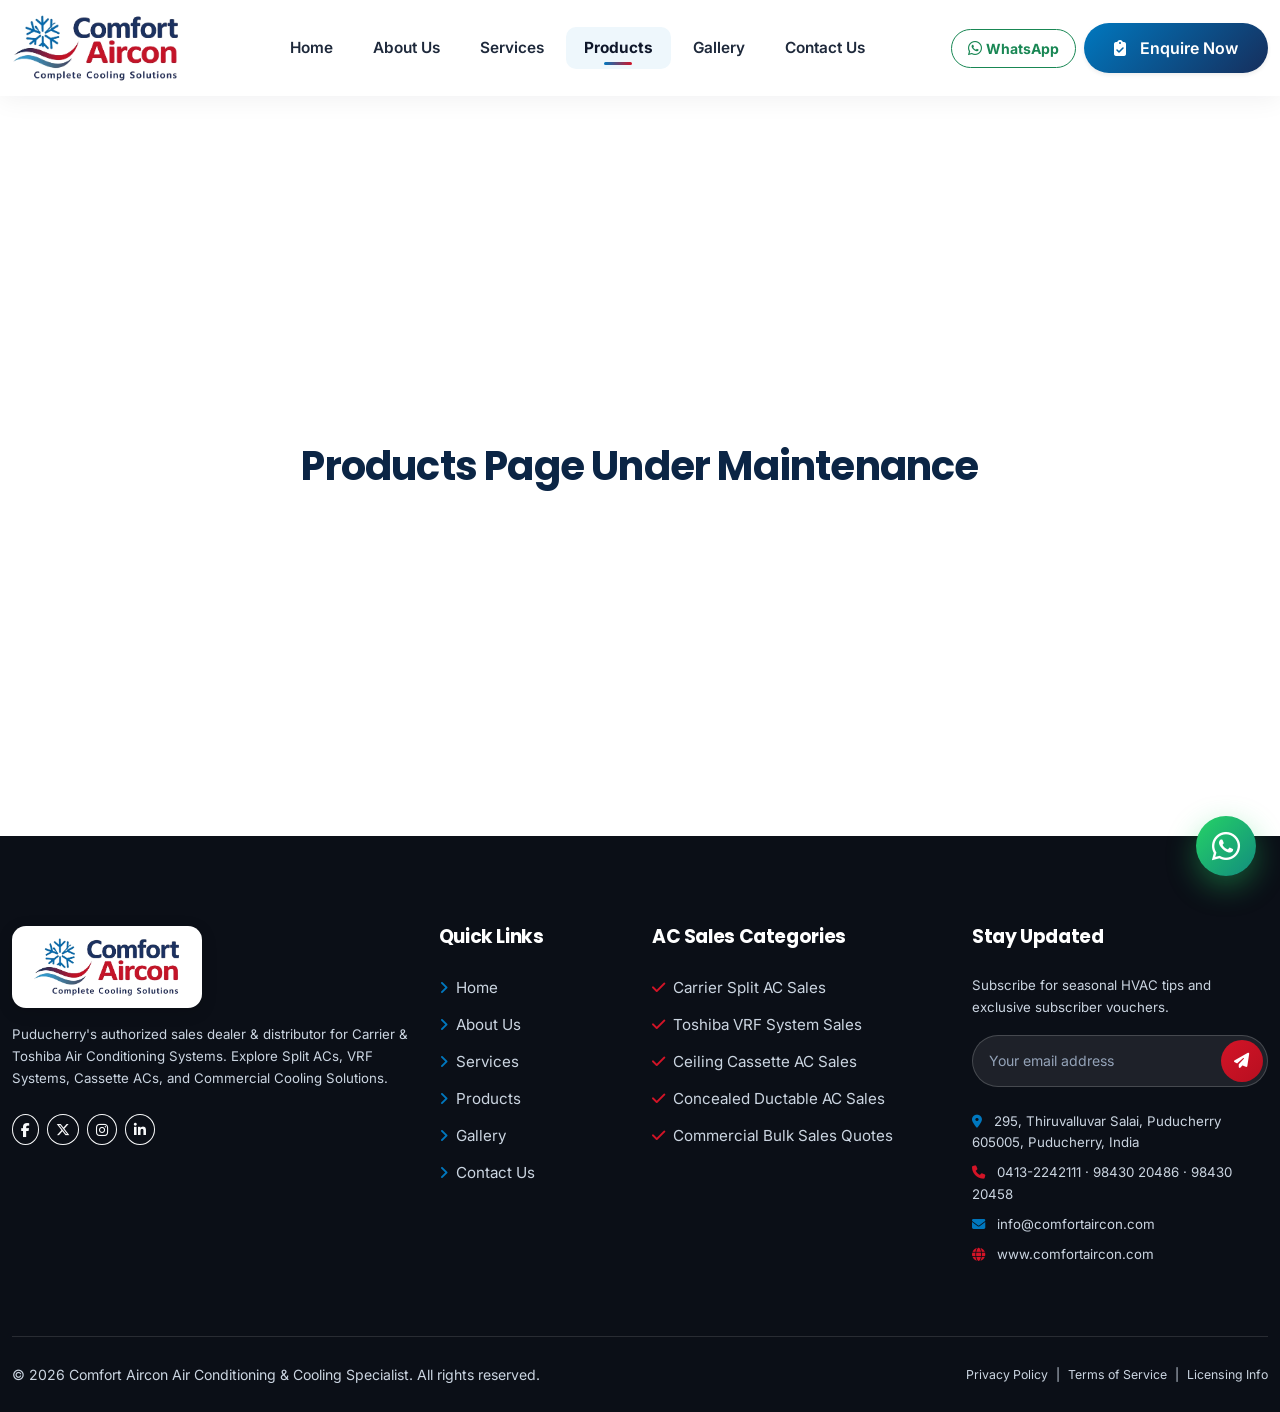
<file: products.html>
<!DOCTYPE html>
<html lang="en">

<head>
    <meta charset="UTF-8">
    <meta name="viewport" content="width=device-width, initial-scale=1.0">
    <title>Products Under Maintenance | Comfort Aircon - Carrier & Toshiba Puducherry</title>
    <meta name="description"
        content="Comfort Aircon Product catalog is currently undergoing scheduled maintenance. Browse genuine Carrier and Toshiba AC models at our showroom.">

    <!-- Favicon -->
    <link rel="icon" type="image/jpeg" href="images/logo.png">

    <!-- Google Fonts -->
    <link rel="preconnect" href="https://fonts.googleapis.com">
    <link rel="preconnect" href="https://fonts.gstatic.com" crossorigin>
    <link
        href="https://fonts.googleapis.com/css2?family=Inter:wght@300;400;500;600;700&family=Poppins:wght@500;600;700;800;900&display=swap"
        rel="stylesheet">

    <!-- Bootstrap 5.3 CDN -->
    <link href="https://cdn.jsdelivr.net/npm/bootstrap@5.3.3/dist/css/bootstrap.min.css" rel="stylesheet">

    <!-- FontAwesome Icons 6.5.1 CDN -->
    <link rel="stylesheet" href="https://cdnjs.cloudflare.com/ajax/libs/font-awesome/6.5.1/css/all.min.css">

    <!-- Custom CSS -->
    <link rel="stylesheet" href="style.css">
</head>

<body class="maintenance-page">



    <!-- 2. NAVIGATION BAR -->
    <nav class="navbar navbar-expand-xl navbar-hvac sticky-top" id="mainNav">
        <div class="container-xxl">
            <a class="navbar-brand d-flex align-items-center me-0 me-xl-4 py-0" href="#home">
                <img src="images/logo.png" alt="Comfort Aircon - Authorized Carrier AC Dealer" class="navbar-logo-img">
            </a>

            <button class="navbar-toggler border-0 shadow-none p-2" type="button" data-bs-toggle="collapse"
                data-bs-target="#hvacNavbarNav" aria-controls="hvacNavbarNav" aria-expanded="false"
                aria-label="Toggle navigation">
                <i class="fa-solid fa-bars-staggered fs-3 text-dark-navy"></i>
            </button>

            <div class="collapse navbar-collapse" id="hvacNavbarNav">
                <ul class="navbar-nav mx-auto mb-2 mb-xl-0 align-items-xl-center gap-xl-1">
                    <li class="nav-item"><a class="nav-link" href="index.html">Home</a></li>
                    <li class="nav-item"><a class="nav-link" href="about.html">About Us</a></li>
                    <li class="nav-item"><a class="nav-link" href="services.html">Services</a></li>
                    <li class="nav-item"><a class="nav-link active" href="products.html">Products</a></li>
                    <li class="nav-item"><a class="nav-link" href="gallery.html">Gallery</a></li>
                    <li class="nav-item"><a class="nav-link" href="contact.html">Contact Us</a></li>
                </ul>

                <div class="d-flex align-items-center gap-2 pt-3 pt-xl-0">
                    <a href="https://wa.me/919843020486?text=Hi%20Comfort%20Aircon%2C%20I%20would%20like%20to%20enquire%20about%20Carrier%20AC%20sales%20and%20service."
                        target="_blank"
                        class="btn btn-sm btn-outline-success rounded-pill px-3 py-2 fw-bold d-none d-lg-inline-flex align-items-center gap-1">
                        <i class="fa-brands fa-whatsapp fs-6"></i> WhatsApp
                    </a>

                    <a href="#appointmentModal" class="btn btn-custom-primary shadow-sm" data-bs-toggle="modal"
                        data-bs-target="#appointmentModal">
                        <i class="fa-solid fa-clipboard-check me-1"></i> Enquire Now
                    </a>
                </div>
            </div>
        </div>
    </nav>

    <!-- Under Maintenance Section -->
    <main class="maintenance-hero">
        <div class="container text-center py-5">
            <h1 class="maintenance-title">Products Page Under Maintenance</h1>
        </div>
    </main>

<!-- 13. FOOTER SECTION -->
    <footer class="footer-section" id="contact">
        <div class="container-xxl">
            <div class="row gy-5">
                <!-- Col 1: Brand Info -->
                <div class="col-lg-4 col-md-6">
                    <a class="d-inline-block mb-3 text-decoration-none" href="#home">
                        <div class="footer-logo-box">
                            <img src="images/logo.png" alt="Comfort Aircon - Complete Cooling Solutions"
                                class="footer-logo-img">
                        </div>
                    </a>
                    <p class="small text-light-slate mb-4">
                        Puducherry's authorized sales dealer & distributor for Carrier & Toshiba Air Conditioning
                        Systems. Explore Split ACs, VRF Systems, Cassette ACs, and Commercial Cooling Solutions.
                    </p>
                    <div class="d-flex gap-2 social-icons">
                        <a href="#" class="btn btn-sm rounded-circle btn-outline-light"><i
                                class="fa-brands fa-facebook-f"></i></a>
                        <a href="#" class="btn btn-sm rounded-circle btn-outline-light"><i
                                class="fa-brands fa-x-twitter"></i></a>
                        <a href="#" class="btn btn-sm rounded-circle btn-outline-light"><i
                                class="fa-brands fa-instagram"></i></a>
                        <a href="#" class="btn btn-sm rounded-circle btn-outline-light"><i
                                class="fa-brands fa-linkedin-in"></i></a>
                    </div>
                </div>

                <!-- Col 2: Quick Links -->
                <div class="col-lg-2 col-md-6">
                    <h5 class="footer-title">Quick Links</h5>
                    <ul class="footer-links">
                        <li><a href="index.html"><i class="fa-solid fa-angle-right me-2 text-primary-blue"></i>Home</a>
                        </li>
                        <li><a href="about.html"><i class="fa-solid fa-angle-right me-2 text-primary-blue"></i>About
                                Us</a></li>
                        <li><a href="services.html"><i
                                    class="fa-solid fa-angle-right me-2 text-primary-blue"></i>Services</a></li>
                        <li><a href="products.html"><i
                                    class="fa-solid fa-angle-right me-2 text-primary-blue"></i>Products</a></li>
                        <li><a href="gallery.html"><i
                                    class="fa-solid fa-angle-right me-2 text-primary-blue"></i>Gallery</a></li>
                        <li><a href="contact.html"><i class="fa-solid fa-angle-right me-2 text-primary-blue"></i>Contact
                                Us</a></li>
                    </ul>
                </div>

                <!-- Col 3: AC Categories Offered -->
                <div class="col-lg-3 col-md-6">
                    <h5 class="footer-title">AC Sales Categories</h5>
                    <ul class="footer-links">
                        <li><a href="#services"><i class="fa-solid fa-check me-2 text-accent-orange"></i>Carrier
                                Split
                                AC Sales</a></li>
                        <li><a href="#services"><i class="fa-solid fa-check me-2 text-accent-orange"></i>Toshiba VRF
                                System Sales</a></li>
                        <li><a href="#services"><i class="fa-solid fa-check me-2 text-accent-orange"></i>Ceiling
                                Cassette AC Sales</a></li>
                        <li><a href="#services"><i class="fa-solid fa-check me-2 text-accent-orange"></i>Concealed
                                Ductable AC Sales</a></li>
                        <li><a href="#appointmentModal" data-bs-toggle="modal" data-bs-target="#appointmentModal"><i
                                    class="fa-solid fa-check me-2 text-accent-orange"></i>Commercial
                                Bulk
                                Sales Quotes</a></li>
                    </ul>
                </div>

                <!-- Col 4: Newsletter & Contact Info -->
                <div class="col-lg-3 col-md-6">
                    <h5 class="footer-title">Stay Updated</h5>
                    <p class="small text-light-slate mb-3">Subscribe for seasonal HVAC tips and exclusive subscriber
                        vouchers.</p>
                    <form id="newsletterForm" class="mb-4">
                        <div class="newsletter-input-group">
                            <input type="email" class="form-control" placeholder="Your email address" required
                                id="newsletterEmail" aria-label="Your email address">
                            <button class="btn-newsletter" type="submit" aria-label="Subscribe to newsletter">
                                <i class="fa-solid fa-paper-plane"></i>
                            </button>
                        </div>
                    </form>
                    <div class="small text-light-slate">
                        <p class="mb-2"><i class="fa-solid fa-location-dot text-primary-blue me-2"></i> 295,
                            Thiruvalluvar Salai, Puducherry 605005, Puducherry, India</p>
                        <p class="mb-2"><i class="fa-solid fa-phone text-accent-orange me-2"></i> <a
                                href="tel:04132242111" class="text-light-slate text-decoration-none">0413-2242111</a>
                            &middot; <a href="tel:9843020486" class="text-light-slate text-decoration-none">98430
                                20486</a> &middot; <a href="tel:9843020458"
                                class="text-light-slate text-decoration-none">98430 20458</a></p>
                        <p class="mb-2"><i class="fa-solid fa-envelope text-primary-blue me-2"></i> <a
                                href="mailto:info@comfortaircon.com"
                                class="text-light-slate text-decoration-none">info@comfortaircon.com</a></p>
                        <p class="mb-0"><i class="fa-solid fa-globe text-accent-orange me-2"></i> <a
                                href="https://www.comfortaircon.com" target="_blank"
                                class="text-light-slate text-decoration-none">www.comfortaircon.com</a></p>
                    </div>
                </div>
            </div>

            <div
                class="footer-bottom d-flex flex-column flex-md-row justify-content-between align-items-center text-center text-md-start">
                <p class="mb-2 mb-md-0 text-light-slate">© 2026 Comfort Aircon Air Conditioning & Cooling
                    Specialist.
                    All rights
                    reserved.</p>
                <div class="d-flex flex-wrap gap-2 justify-content-center justify-content-md-end small">
                    <a href="#" class="text-light-slate">Privacy Policy</a>
                    <span class="text-light-slate">|</span>
                    <a href="#" class="text-light-slate">Terms of Service</a>
                    <span class="text-light-slate">|</span>
                    <a href="#" class="text-light-slate">Licensing Info</a>
                </div>
            </div>
        </div>
    </footer>

    <!-- Appointment Modal -->
    <div class="modal fade" id="appointmentModal" tabindex="-1" aria-hidden="true">
        <div class="modal-dialog modal-dialog-centered">
            <div class="modal-content border-0 rounded-4 shadow-lg">
                <div class="modal-header bg-dark-navy text-white rounded-top-4">
                    <h5 class="modal-title fw-bold"><i
                            class="fa-solid fa-calendar-check me-2 text-accent-orange"></i>Book HVAC Appointment
                    </h5>
                    <button type="button" class="btn-close btn-close-white" data-bs-dismiss="modal"
                        aria-label="Close"></button>
                </div>
                <div class="modal-body p-4">
                    <form id="modalAppointmentForm">
                        <div class="mb-3">
                            <label class="form-label small fw-bold">Full Name</label>
                            <input type="text" class="form-control form-control-custom" required
                                placeholder="John Smith">
                        </div>
                        <div class="mb-3">
                            <label class="form-label small fw-bold">Phone Number</label>
                            <input type="tel" class="form-control form-control-custom" required
                                placeholder="(555) 123-4567">
                        </div>
                        <div class="mb-3">
                            <label class="form-label small fw-bold">Preferred Date</label>
                            <input type="date" class="form-control form-control-custom" required>
                        </div>
                        <button type="submit" class="btn btn-custom-accent w-100 py-2 mt-2">Confirm Appointment
                            Booking</button>
                    </form>
                </div>
            </div>
        </div>
    </div>

    <!-- Toast Notification Container -->
    <div class="toast-container position-fixed bottom-0 end-0 p-3" style="z-index: 1090;">
        <div id="actionToast" class="toast align-items-center text-bg-dark border-0 rounded-3 shadow-lg" role="alert"
            aria-live="assertive" aria-atomic="true">
            <div class="d-flex">
                <div class="toast-body d-flex align-items-center gap-2">
                    <i class="fa-solid fa-circle-check text-success fs-5" id="toastIcon"></i>
                    <span id="toastMessage">Success action recorded!</span>
                </div>
                <button type="button" class="btn-close btn-close-white me-2 m-auto" data-bs-dismiss="toast"
                    aria-label="Close"></button>
            </div>
        </div>
    </div>

    <!-- Product Quick View Modal -->
    <div class="modal fade" id="productSpecModal" tabindex="-1" aria-hidden="true">
        <div class="modal-dialog modal-dialog-centered modal-lg">
            <div class="modal-content border-0 rounded-4 shadow-lg">
                <div class="modal-header bg-dark-navy text-white rounded-top-4">
                    <h5 class="modal-title fw-bold" id="specModalTitle"><i
                            class="fa-solid fa-snowflake me-2 text-primary-blue"></i>Product Technical
                        Specifications
                    </h5>
                    <button type="button" class="btn-close btn-close-white" data-bs-dismiss="modal"
                        aria-label="Close"></button>
                </div>
                <div class="modal-body p-4">
                    <div class="row align-items-center gy-4">
                        <div class="col-md-5 text-center">
                            <div class="p-3 bg-light-gray rounded-4 border">
                                <img src="images/carrier-split.png" id="specModalImg" alt="Product Spec Image"
                                    class="img-fluid rounded-3" style="max-height: 220px; object-fit: contain;">
                            </div>
                        </div>
                        <div class="col-md-7">
                            <span class="badge bg-primary-blue text-white px-3 py-1 rounded-pill mb-2"
                                id="specModalBrand">Carrier System</span>
                            <h3 class="fw-bold text-dark-navy mb-2" id="specModalName">Carrier AC Model</h3>
                            <p class="text-muted small mb-3" id="specModalDesc">Official Carrier/Toshiba certified
                                system engineered for superior cooling efficiency and durable long-term performance.
                            </p>

                            <div class="p-3 bg-light rounded-3 border mb-4">
                                <strong class="d-block text-dark-navy small mb-1"><i
                                        class="fa-solid fa-microchip text-primary-blue me-1"></i> Technical
                                    Highlights:</strong>
                                <span class="small text-muted d-block" id="specModalHighlights">Loading
                                    specifications...</span>
                            </div>

                            <div class="d-flex flex-wrap gap-2">
                                <a href="#appointmentModal" class="btn btn-custom-accent rounded-pill px-4"
                                    data-bs-toggle="modal" data-bs-target="#appointmentModal">
                                    <i class="fa-solid fa-file-invoice-dollar me-1"></i> Request Price Quote
                                </a>
                                <a href="tel:04132242111" class="btn btn-custom-outline rounded-pill px-4">
                                    <i class="fa-solid fa-phone me-1"></i> Call Specialist
                                </a>
                            </div>
                        </div>
                    </div>
                </div>
            </div>
        </div>
    </div>

    <!-- Floating Call Button -->
    <a href="tel:04132242111" class="floating-call-btn" title="Call Comfort Aircon (0413-2242111)">
        <i class="fa-solid fa-phone-volume"></i>
    </a>

    <!-- Floating WhatsApp Button -->
    <a href="https://wa.me/919843020486?text=Hi%20Comfort%20Aircon,%20I%20need%20assistance%20with%20Carrier%20AC%20sales%20and%20service"
        target="_blank" rel="noopener noreferrer" class="floating-whatsapp-btn"
        title="Chat with Comfort Aircon on WhatsApp">
        <i class="fa-brands fa-whatsapp"></i>
    </a>

    <!-- Mobile Sticky Bottom Action Bar (Call, WhatsApp, Enquire) -->
    <nav class="mobile-bottom-bar" id="mobileBottomBar" aria-label="Quick Mobile Actions">
        <a href="tel:04132242111" class="mobile-bar-btn mobile-bar-call" id="mobileBarCallBtn"
            title="Call Comfort Aircon Now">
            <i class="fa-solid fa-phone-volume"></i>
            <span>Call Now</span>
        </a>
        <a href="https://wa.me/919843020486?text=Hi%20Comfort%20Aircon%2C%20I%20would%20like%20to%20enquire%20about%20Carrier%20AC%20sales%20and%20service."
            target="_blank" rel="noopener noreferrer" class="mobile-bar-btn mobile-bar-whatsapp"
            id="mobileBarWhatsAppBtn" title="WhatsApp Comfort Aircon">
            <i class="fa-brands fa-whatsapp"></i>
            <span>WhatsApp</span>
        </a>
        <a href="#appointmentModal" class="mobile-bar-btn mobile-bar-enquire" id="mobileBarEnquireBtn"
            title="Enquire / Request Quote" data-bs-toggle="modal" data-bs-target="#appointmentModal">
            <i class="fa-solid fa-clipboard-question"></i>
            <span>Enquire</span>
        </a>
    </nav>

    <!-- Bootstrap JS Bundle CDN -->
    <script src="https://cdn.jsdelivr.net/npm/bootstrap@5.3.3/dist/js/bootstrap.bundle.min.js"></script>

    <!-- Custom Script -->
    <script src="script.js"></script>
</body>

</html>
</file>
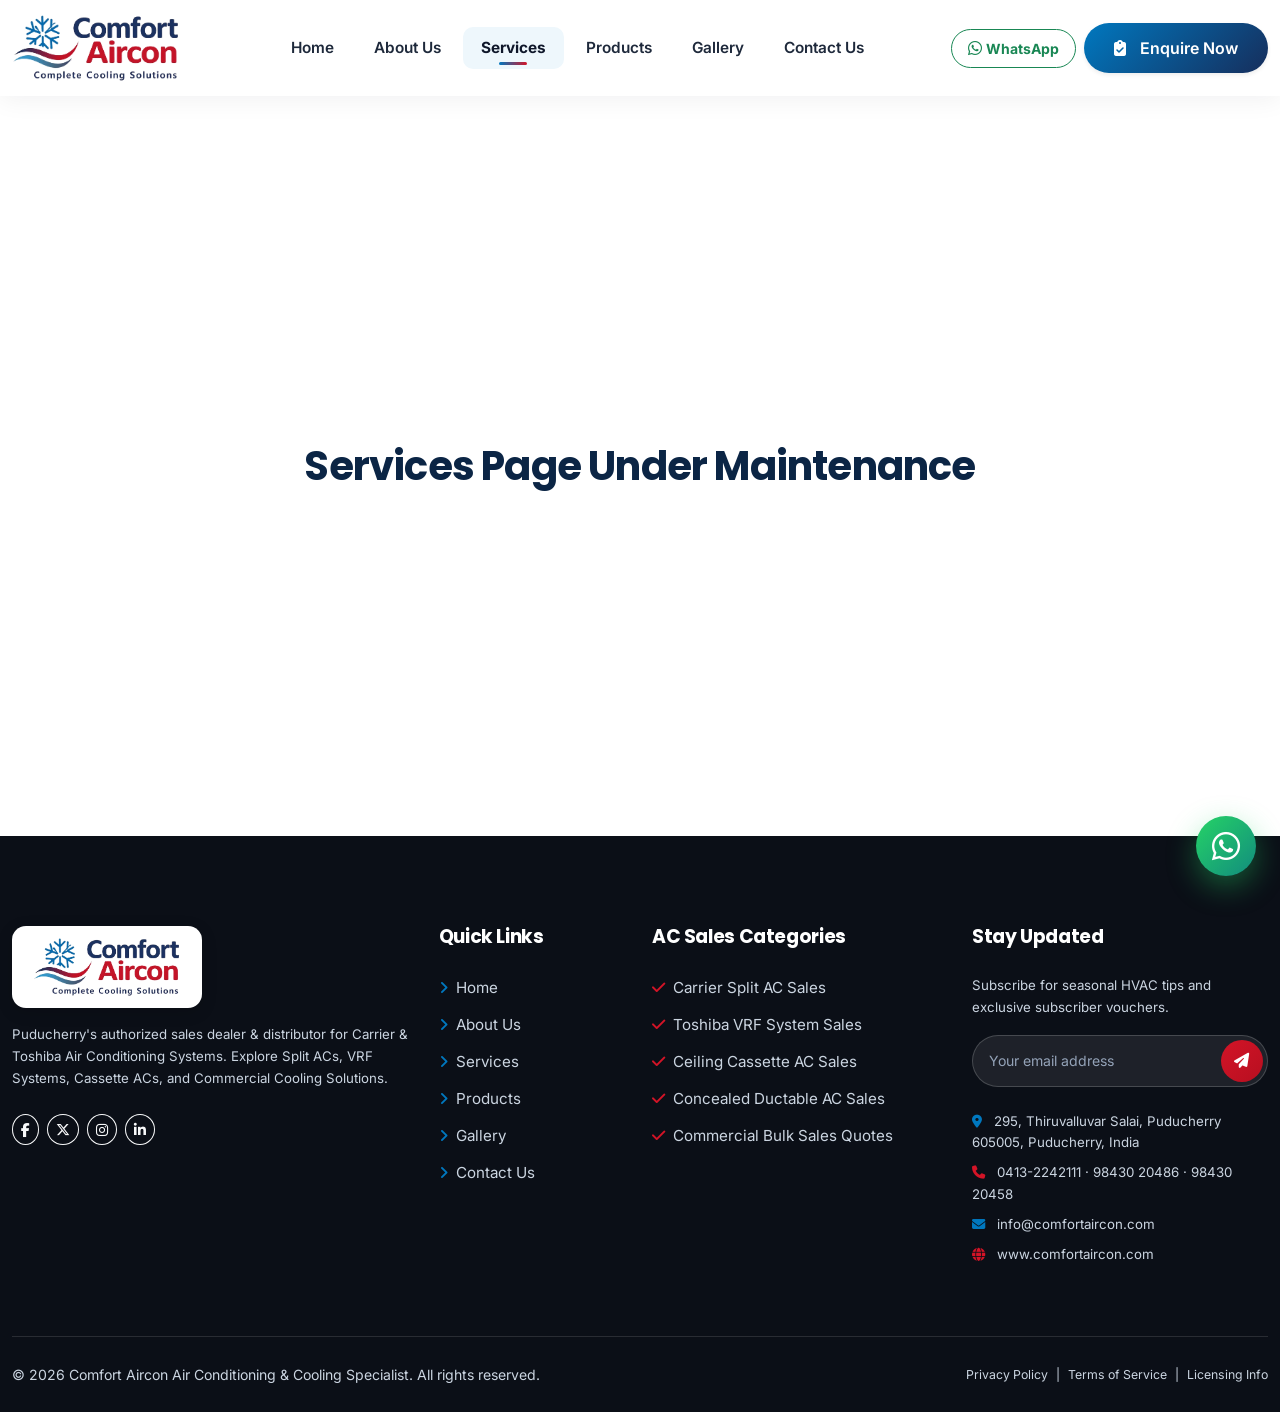
<file: services.html>
<!DOCTYPE html>
<html lang="en">

<head>
    <meta charset="UTF-8">
    <meta name="viewport" content="width=device-width, initial-scale=1.0">
    <title>Services Under Maintenance | Comfort Aircon - Carrier & Toshiba Puducherry</title>
    <meta name="description"
        content="Comfort Aircon Services page is currently undergoing scheduled maintenance. Contact us directly for Carrier and Toshiba AC sales and service.">

    <!-- Favicon -->
    <link rel="icon" type="image/jpeg" href="images/logo.png">

    <!-- Google Fonts -->
    <link rel="preconnect" href="https://fonts.googleapis.com">
    <link rel="preconnect" href="https://fonts.gstatic.com" crossorigin>
    <link
        href="https://fonts.googleapis.com/css2?family=Inter:wght@300;400;500;600;700&family=Poppins:wght@500;600;700;800;900&display=swap"
        rel="stylesheet">

    <!-- Bootstrap 5.3 CDN -->
    <link href="https://cdn.jsdelivr.net/npm/bootstrap@5.3.3/dist/css/bootstrap.min.css" rel="stylesheet">

    <!-- FontAwesome Icons 6.5.1 CDN -->
    <link rel="stylesheet" href="https://cdnjs.cloudflare.com/ajax/libs/font-awesome/6.5.1/css/all.min.css">

    <!-- Custom CSS -->
    <link rel="stylesheet" href="style.css">
</head>

<body class="maintenance-page">



    <!-- 2. NAVIGATION BAR -->
    <nav class="navbar navbar-expand-xl navbar-hvac sticky-top" id="mainNav">
        <div class="container-xxl">
            <a class="navbar-brand d-flex align-items-center me-0 me-xl-4 py-0" href="#home">
                <img src="images/logo.png" alt="Comfort Aircon - Authorized Carrier AC Dealer" class="navbar-logo-img">
            </a>

            <button class="navbar-toggler border-0 shadow-none p-2" type="button" data-bs-toggle="collapse"
                data-bs-target="#hvacNavbarNav" aria-controls="hvacNavbarNav" aria-expanded="false"
                aria-label="Toggle navigation">
                <i class="fa-solid fa-bars-staggered fs-3 text-dark-navy"></i>
            </button>

            <div class="collapse navbar-collapse" id="hvacNavbarNav">
                <ul class="navbar-nav mx-auto mb-2 mb-xl-0 align-items-xl-center gap-xl-1">
                    <li class="nav-item"><a class="nav-link" href="index.html">Home</a></li>
                    <li class="nav-item"><a class="nav-link" href="about.html">About Us</a></li>
                    <li class="nav-item"><a class="nav-link active" href="services.html">Services</a></li>
                    <li class="nav-item"><a class="nav-link" href="products.html">Products</a></li>
                    <li class="nav-item"><a class="nav-link" href="gallery.html">Gallery</a></li>
                    <li class="nav-item"><a class="nav-link" href="contact.html">Contact Us</a></li>
                </ul>

                <div class="d-flex align-items-center gap-2 pt-3 pt-xl-0">
                    <a href="https://wa.me/919843020486?text=Hi%20Comfort%20Aircon%2C%20I%20would%20like%20to%20enquire%20about%20Carrier%20AC%20sales%20and%20service."
                        target="_blank"
                        class="btn btn-sm btn-outline-success rounded-pill px-3 py-2 fw-bold d-none d-lg-inline-flex align-items-center gap-1">
                        <i class="fa-brands fa-whatsapp fs-6"></i> WhatsApp
                    </a>

                    <a href="#appointmentModal" class="btn btn-custom-primary shadow-sm" data-bs-toggle="modal"
                        data-bs-target="#appointmentModal">
                        <i class="fa-solid fa-clipboard-check me-1"></i> Enquire Now
                    </a>
                </div>
            </div>
        </div>
    </nav>

    <!-- Under Maintenance Section -->
    <main class="maintenance-hero">
        <div class="container text-center py-5">
            <h1 class="maintenance-title">Services Page Under Maintenance</h1>
        </div>
    </main>

<!-- 13. FOOTER SECTION -->
    <footer class="footer-section" id="contact">
        <div class="container-xxl">
            <div class="row gy-5">
                <!-- Col 1: Brand Info -->
                <div class="col-lg-4 col-md-6">
                    <a class="d-inline-block mb-3 text-decoration-none" href="#home">
                        <div class="footer-logo-box">
                            <img src="images/logo.png" alt="Comfort Aircon - Complete Cooling Solutions"
                                class="footer-logo-img">
                        </div>
                    </a>
                    <p class="small text-light-slate mb-4">
                        Puducherry's authorized sales dealer & distributor for Carrier & Toshiba Air Conditioning
                        Systems. Explore Split ACs, VRF Systems, Cassette ACs, and Commercial Cooling Solutions.
                    </p>
                    <div class="d-flex gap-2 social-icons">
                        <a href="#" class="btn btn-sm rounded-circle btn-outline-light"><i
                                class="fa-brands fa-facebook-f"></i></a>
                        <a href="#" class="btn btn-sm rounded-circle btn-outline-light"><i
                                class="fa-brands fa-x-twitter"></i></a>
                        <a href="#" class="btn btn-sm rounded-circle btn-outline-light"><i
                                class="fa-brands fa-instagram"></i></a>
                        <a href="#" class="btn btn-sm rounded-circle btn-outline-light"><i
                                class="fa-brands fa-linkedin-in"></i></a>
                    </div>
                </div>

                <!-- Col 2: Quick Links -->
                <div class="col-lg-2 col-md-6">
                    <h5 class="footer-title">Quick Links</h5>
                    <ul class="footer-links">
                        <li><a href="index.html"><i class="fa-solid fa-angle-right me-2 text-primary-blue"></i>Home</a>
                        </li>
                        <li><a href="about.html"><i class="fa-solid fa-angle-right me-2 text-primary-blue"></i>About
                                Us</a></li>
                        <li><a href="services.html"><i
                                    class="fa-solid fa-angle-right me-2 text-primary-blue"></i>Services</a></li>
                        <li><a href="products.html"><i
                                    class="fa-solid fa-angle-right me-2 text-primary-blue"></i>Products</a></li>
                        <li><a href="gallery.html"><i
                                    class="fa-solid fa-angle-right me-2 text-primary-blue"></i>Gallery</a></li>
                        <li><a href="contact.html"><i class="fa-solid fa-angle-right me-2 text-primary-blue"></i>Contact
                                Us</a></li>
                    </ul>
                </div>

                <!-- Col 3: AC Categories Offered -->
                <div class="col-lg-3 col-md-6">
                    <h5 class="footer-title">AC Sales Categories</h5>
                    <ul class="footer-links">
                        <li><a href="#services"><i class="fa-solid fa-check me-2 text-accent-orange"></i>Carrier
                                Split
                                AC Sales</a></li>
                        <li><a href="#services"><i class="fa-solid fa-check me-2 text-accent-orange"></i>Toshiba VRF
                                System Sales</a></li>
                        <li><a href="#services"><i class="fa-solid fa-check me-2 text-accent-orange"></i>Ceiling
                                Cassette AC Sales</a></li>
                        <li><a href="#services"><i class="fa-solid fa-check me-2 text-accent-orange"></i>Concealed
                                Ductable AC Sales</a></li>
                        <li><a href="#appointmentModal" data-bs-toggle="modal" data-bs-target="#appointmentModal"><i
                                    class="fa-solid fa-check me-2 text-accent-orange"></i>Commercial
                                Bulk
                                Sales Quotes</a></li>
                    </ul>
                </div>

                <!-- Col 4: Newsletter & Contact Info -->
                <div class="col-lg-3 col-md-6">
                    <h5 class="footer-title">Stay Updated</h5>
                    <p class="small text-light-slate mb-3">Subscribe for seasonal HVAC tips and exclusive subscriber
                        vouchers.</p>
                    <form id="newsletterForm" class="mb-4">
                        <div class="newsletter-input-group">
                            <input type="email" class="form-control" placeholder="Your email address" required
                                id="newsletterEmail" aria-label="Your email address">
                            <button class="btn-newsletter" type="submit" aria-label="Subscribe to newsletter">
                                <i class="fa-solid fa-paper-plane"></i>
                            </button>
                        </div>
                    </form>
                    <div class="small text-light-slate">
                        <p class="mb-2"><i class="fa-solid fa-location-dot text-primary-blue me-2"></i> 295,
                            Thiruvalluvar Salai, Puducherry 605005, Puducherry, India</p>
                        <p class="mb-2"><i class="fa-solid fa-phone text-accent-orange me-2"></i> <a
                                href="tel:04132242111" class="text-light-slate text-decoration-none">0413-2242111</a>
                            &middot; <a href="tel:9843020486" class="text-light-slate text-decoration-none">98430
                                20486</a> &middot; <a href="tel:9843020458"
                                class="text-light-slate text-decoration-none">98430 20458</a></p>
                        <p class="mb-2"><i class="fa-solid fa-envelope text-primary-blue me-2"></i> <a
                                href="mailto:info@comfortaircon.com"
                                class="text-light-slate text-decoration-none">info@comfortaircon.com</a></p>
                        <p class="mb-0"><i class="fa-solid fa-globe text-accent-orange me-2"></i> <a
                                href="https://www.comfortaircon.com" target="_blank"
                                class="text-light-slate text-decoration-none">www.comfortaircon.com</a></p>
                    </div>
                </div>
            </div>

            <div
                class="footer-bottom d-flex flex-column flex-md-row justify-content-between align-items-center text-center text-md-start">
                <p class="mb-2 mb-md-0 text-light-slate">© 2026 Comfort Aircon Air Conditioning & Cooling
                    Specialist.
                    All rights
                    reserved.</p>
                <div class="d-flex flex-wrap gap-2 justify-content-center justify-content-md-end small">
                    <a href="#" class="text-light-slate">Privacy Policy</a>
                    <span class="text-light-slate">|</span>
                    <a href="#" class="text-light-slate">Terms of Service</a>
                    <span class="text-light-slate">|</span>
                    <a href="#" class="text-light-slate">Licensing Info</a>
                </div>
            </div>
        </div>
    </footer>

    <!-- Appointment Modal -->
    <div class="modal fade" id="appointmentModal" tabindex="-1" aria-hidden="true">
        <div class="modal-dialog modal-dialog-centered">
            <div class="modal-content border-0 rounded-4 shadow-lg">
                <div class="modal-header bg-dark-navy text-white rounded-top-4">
                    <h5 class="modal-title fw-bold"><i
                            class="fa-solid fa-calendar-check me-2 text-accent-orange"></i>Book HVAC Appointment
                    </h5>
                    <button type="button" class="btn-close btn-close-white" data-bs-dismiss="modal"
                        aria-label="Close"></button>
                </div>
                <div class="modal-body p-4">
                    <form id="modalAppointmentForm">
                        <div class="mb-3">
                            <label class="form-label small fw-bold">Full Name</label>
                            <input type="text" class="form-control form-control-custom" required
                                placeholder="John Smith">
                        </div>
                        <div class="mb-3">
                            <label class="form-label small fw-bold">Phone Number</label>
                            <input type="tel" class="form-control form-control-custom" required
                                placeholder="(555) 123-4567">
                        </div>
                        <div class="mb-3">
                            <label class="form-label small fw-bold">Preferred Date</label>
                            <input type="date" class="form-control form-control-custom" required>
                        </div>
                        <button type="submit" class="btn btn-custom-accent w-100 py-2 mt-2">Confirm Appointment
                            Booking</button>
                    </form>
                </div>
            </div>
        </div>
    </div>

    <!-- Toast Notification Container -->
    <div class="toast-container position-fixed bottom-0 end-0 p-3" style="z-index: 1090;">
        <div id="actionToast" class="toast align-items-center text-bg-dark border-0 rounded-3 shadow-lg" role="alert"
            aria-live="assertive" aria-atomic="true">
            <div class="d-flex">
                <div class="toast-body d-flex align-items-center gap-2">
                    <i class="fa-solid fa-circle-check text-success fs-5" id="toastIcon"></i>
                    <span id="toastMessage">Success action recorded!</span>
                </div>
                <button type="button" class="btn-close btn-close-white me-2 m-auto" data-bs-dismiss="toast"
                    aria-label="Close"></button>
            </div>
        </div>
    </div>

    <!-- Product Quick View Modal -->
    <div class="modal fade" id="productSpecModal" tabindex="-1" aria-hidden="true">
        <div class="modal-dialog modal-dialog-centered modal-lg">
            <div class="modal-content border-0 rounded-4 shadow-lg">
                <div class="modal-header bg-dark-navy text-white rounded-top-4">
                    <h5 class="modal-title fw-bold" id="specModalTitle"><i
                            class="fa-solid fa-snowflake me-2 text-primary-blue"></i>Product Technical
                        Specifications
                    </h5>
                    <button type="button" class="btn-close btn-close-white" data-bs-dismiss="modal"
                        aria-label="Close"></button>
                </div>
                <div class="modal-body p-4">
                    <div class="row align-items-center gy-4">
                        <div class="col-md-5 text-center">
                            <div class="p-3 bg-light-gray rounded-4 border">
                                <img src="images/carrier-split.png" id="specModalImg" alt="Product Spec Image"
                                    class="img-fluid rounded-3" style="max-height: 220px; object-fit: contain;">
                            </div>
                        </div>
                        <div class="col-md-7">
                            <span class="badge bg-primary-blue text-white px-3 py-1 rounded-pill mb-2"
                                id="specModalBrand">Carrier System</span>
                            <h3 class="fw-bold text-dark-navy mb-2" id="specModalName">Carrier AC Model</h3>
                            <p class="text-muted small mb-3" id="specModalDesc">Official Carrier/Toshiba certified
                                system engineered for superior cooling efficiency and durable long-term performance.
                            </p>

                            <div class="p-3 bg-light rounded-3 border mb-4">
                                <strong class="d-block text-dark-navy small mb-1"><i
                                        class="fa-solid fa-microchip text-primary-blue me-1"></i> Technical
                                    Highlights:</strong>
                                <span class="small text-muted d-block" id="specModalHighlights">Loading
                                    specifications...</span>
                            </div>

                            <div class="d-flex flex-wrap gap-2">
                                <a href="#appointmentModal" class="btn btn-custom-accent rounded-pill px-4"
                                    data-bs-toggle="modal" data-bs-target="#appointmentModal">
                                    <i class="fa-solid fa-file-invoice-dollar me-1"></i> Request Price Quote
                                </a>
                                <a href="tel:04132242111" class="btn btn-custom-outline rounded-pill px-4">
                                    <i class="fa-solid fa-phone me-1"></i> Call Specialist
                                </a>
                            </div>
                        </div>
                    </div>
                </div>
            </div>
        </div>
    </div>

    <!-- Floating Call Button -->
    <a href="tel:04132242111" class="floating-call-btn" title="Call Comfort Aircon (0413-2242111)">
        <i class="fa-solid fa-phone-volume"></i>
    </a>

    <!-- Floating WhatsApp Button -->
    <a href="https://wa.me/919843020486?text=Hi%20Comfort%20Aircon,%20I%20need%20assistance%20with%20Carrier%20AC%20sales%20and%20service"
        target="_blank" rel="noopener noreferrer" class="floating-whatsapp-btn"
        title="Chat with Comfort Aircon on WhatsApp">
        <i class="fa-brands fa-whatsapp"></i>
    </a>

    <!-- Mobile Sticky Bottom Action Bar (Call, WhatsApp, Enquire) -->
    <nav class="mobile-bottom-bar" id="mobileBottomBar" aria-label="Quick Mobile Actions">
        <a href="tel:04132242111" class="mobile-bar-btn mobile-bar-call" id="mobileBarCallBtn"
            title="Call Comfort Aircon Now">
            <i class="fa-solid fa-phone-volume"></i>
            <span>Call Now</span>
        </a>
        <a href="https://wa.me/919843020486?text=Hi%20Comfort%20Aircon%2C%20I%20would%20like%20to%20enquire%20about%20Carrier%20AC%20sales%20and%20service."
            target="_blank" rel="noopener noreferrer" class="mobile-bar-btn mobile-bar-whatsapp"
            id="mobileBarWhatsAppBtn" title="WhatsApp Comfort Aircon">
            <i class="fa-brands fa-whatsapp"></i>
            <span>WhatsApp</span>
        </a>
        <a href="#appointmentModal" class="mobile-bar-btn mobile-bar-enquire" id="mobileBarEnquireBtn"
            title="Enquire / Request Quote" data-bs-toggle="modal" data-bs-target="#appointmentModal">
            <i class="fa-solid fa-clipboard-question"></i>
            <span>Enquire</span>
        </a>
    </nav>

    <!-- Bootstrap JS Bundle CDN -->
    <script src="https://cdn.jsdelivr.net/npm/bootstrap@5.3.3/dist/js/bootstrap.bundle.min.js"></script>

    <!-- Custom Script -->
    <script src="script.js"></script>
</body>

</html>
</file>
<file: style.css>
/* ==========================================================================
   Comfort Aircon - Premium Modern HVAC & Air Conditioning Custom Stylesheet
   Design Tokens:
   - Primary Blue: #2B78E4 / Hover: #1B65CD
   - Accent Red/Orange: #FF5722 / Hover: #E64A19
   - Dark Navy: #0F172A / Light Navy: #1E293B
   - Soft Backgrounds: #F8FAFC / #F1F5F9
   ========================================================================== */

@import url('https://fonts.googleapis.com/css2?family=Inter:wght@300;400;500;600;700&family=Poppins:wght@500;600;700;800;900&display=swap');

:root {
  --color-navy: #162E5C;
  --color-primary-blue: #0078BF;
  --color-accent-orange: #D31427;

  --primary-blue: #0078BF;
  --primary-dark-blue: #162E5C;
  --primary-glow: rgba(0, 120, 191, 0.25);
  --accent-orange: #D31427;
  --accent-orange-hover: #B70F20;
  --accent-orange-glow: rgba(211, 20, 39, 0.25);
  --dark-navy: #162E5C;
  --light-navy: #1E3A75;
  --light-bg: #F4F8FA;
  --light-bg-alt: #EBF3F8;
  --border-color: #DCE7F0;
  --text-dark: #162E5C;
  --text-muted: #52677D;
  --text-light: #F8FAFC;
  --accent-gold: #FFB703;
  --card-shadow: 0 12px 32px -8px rgba(22, 46, 92, 0.08);
  --hover-shadow: 0 24px 48px -12px rgba(0, 120, 191, 0.22);
  --transition-fast: all 0.35s cubic-bezier(0.4, 0, 0.2, 1);
}

.text-navy {
  color: var(--dark-navy) !important;
  -webkit-text-fill-color: var(--dark-navy) !important;
}

/* Base Styles */
html {
  scroll-behavior: smooth;
  font-size: 16px;
  overflow-x: hidden !important;
  max-width: 100vw;
  height: 100%;
  background-color: #0B0F17 !important;
}

body {
  font-family: 'Inter', sans-serif;
  color: var(--text-dark);
  line-height: 1.65;
  width: 100%;
  min-height: 100vh;
  display: flex;
  flex-direction: column;
  margin: 0;
  padding: 0;
  background-color: #0B0F17 !important;
}

h1,
h2,
h3,
h4,
h5,
h6,
.font-heading {
  font-family: 'Poppins', sans-serif;
  font-weight: 700;
  color: var(--dark-navy);
  letter-spacing: -0.02em;
}

a {
  text-decoration: none;
  transition: var(--transition-fast);
}

.text-primary-blue {
  color: var(--primary-blue) !important;
}

.bg-primary-blue {
  background-color: var(--primary-blue) !important;
}

.text-accent-orange {
  color: var(--accent-orange) !important;
}

.bg-accent-orange {
  background-color: var(--accent-orange) !important;
}

.text-dark-navy {
  color: var(--dark-navy) !important;
  -webkit-text-fill-color: var(--dark-navy) !important;
}

.bg-dark-navy {
  background-color: var(--dark-navy) !important;
}

.bg-light-navy {
  background-color: var(--light-navy) !important;
}

.bg-light-gray {
  background-color: var(--light-bg) !important;
}

.text-light-slate {
  color: #CBD5E1 !important;
}

.badge-white-pill {
  background-color: #FFFFFF !important;
  color: var(--dark-navy) !important;
  font-weight: 700;
  padding: 6px 16px;
  border-radius: 50px;
  font-size: 0.85rem;
  display: inline-block;
  box-shadow: 0 2px 8px rgba(0, 0, 0, 0.15);
}

/* Soft Badges */
.badge-soft-blue {
  background-color: #DBEAFE !important;
  color: #1D4ED8 !important;
  font-weight: 700;
  padding: 6px 14px;
  border-radius: 50px;
  font-size: 0.8rem;
  display: inline-block;
  max-width: 100%;
  white-space: normal !important;
}

.badge-soft-danger {
  background-color: #FEE2E2 !important;
  color: #DC2626 !important;
  font-weight: 700;
  padding: 6px 14px;
  border-radius: 50px;
  font-size: 0.8rem;
  display: inline-block;
  max-width: 100%;
  white-space: normal !important;
}

.badge-soft-success {
  background-color: #DCFCE7 !important;
  color: #15803D !important;
  font-weight: 700;
  padding: 6px 14px;
  border-radius: 50px;
  font-size: 0.8rem;
  display: inline-block;
  max-width: 100%;
  white-space: normal !important;
}

.badge-soft-gold {
  background-color: #FEF3C7 !important;
  color: #B45309 !important;
  font-weight: 700;
  padding: 6px 14px;
  border-radius: 50px;
  font-size: 0.8rem;
  display: inline-block;
  max-width: 100%;
  white-space: normal !important;
}

.text-accent-gold {
  color: #F59E0B !important;
}

.bg-accent-gold {
  background-color: #F59E0B !important;
  color: #FFFFFF !important;
}

/* Buttons & CTAs */
.btn-custom-primary {
  background: linear-gradient(135deg, var(--primary-blue) 0%, var(--primary-dark-blue) 100%);
  color: #FFFFFF;
  font-weight: 600;
  padding: 13px 30px;
  border-radius: 50px;
  border: none;
  box-shadow: 0 6px 20px var(--primary-glow);
  transition: var(--transition-fast);
  display: inline-flex;
  align-items: center;
  gap: 10px;
}

.btn-custom-primary:hover {
  background: linear-gradient(135deg, var(--primary-dark-blue) 0%, #124A99 100%);
  color: #FFFFFF;
  transform: translateY(-3px);
  box-shadow: 0 10px 28px rgba(43, 120, 228, 0.4);
}

.btn-custom-accent {
  background: linear-gradient(135deg, var(--accent-orange) 0%, var(--accent-orange-hover) 100%);
  color: #FFFFFF;
  font-weight: 600;
  padding: 13px 30px;
  border-radius: 50px;
  border: none;
  box-shadow: 0 6px 20px var(--accent-orange-glow);
  transition: var(--transition-fast);
  display: inline-flex;
  align-items: center;
  gap: 10px;
}

.btn-custom-accent:hover {
  background: linear-gradient(135deg, var(--accent-orange-hover) 0%, #A00C1A 100%);
  color: #FFFFFF;
  transform: translateY(-3px);
  box-shadow: 0 10px 28px rgba(211, 20, 39, 0.45);
}

.btn-custom-outline {
  background: rgba(255, 255, 255, 0.8);
  backdrop-filter: blur(8px);
  color: var(--dark-navy);
  font-weight: 600;
  padding: 12px 28px;
  border-radius: 50px;
  border: 2px solid rgba(43, 120, 228, 0.3);
  transition: var(--transition-fast);
  display: inline-flex;
  align-items: center;
  gap: 10px;
}

.btn-custom-outline:hover {
  background: var(--primary-blue);
  color: #FFFFFF;
  border-color: var(--primary-blue);
  transform: translateY(-3px);
  box-shadow: 0 8px 24px var(--primary-glow);
}

/* 1. TOP UTILITY HEADER */
.top-utility-bar {
  background: linear-gradient(90deg, #162E5C 0%, #1E3A75 100%);
  color: #94A3B8;
  font-size: 0.85rem;
  padding: 7px 0;
  border-bottom: 1px solid rgba(255, 255, 255, 0.08);
}

.utility-divider {
  width: 1px;
  height: 14px;
  background: rgba(255, 255, 255, 0.15);
  display: inline-block;
}

.top-utility-bar a {
  color: #CBD5E1;
  transition: var(--transition-fast);
}

.top-utility-bar a:hover {
  color: var(--accent-orange);
}

.top-utility-bar .social-icons a {
  width: 28px;
  height: 28px;
  border-radius: 50%;
  background: rgba(255, 255, 255, 0.08);
  color: #94A3B8;
  display: inline-flex;
  align-items: center;
  justify-content: center;
  margin-left: 6px;
  font-size: 0.75rem;
  transition: var(--transition-fast);
}

.top-utility-bar .social-icons a:hover {
  background: var(--primary-blue);
  color: #FFFFFF;
  transform: translateY(-2px);
}

/* 2. NAVIGATION BAR */
.navbar-hvac {
  background: rgba(255, 255, 255, 0.96);
  backdrop-filter: blur(16px);
  box-shadow: 0 4px 24px rgba(15, 23, 42, 0.06);
  padding: 14px 0;
  transition: var(--transition-fast);
}

.navbar-hvac.scrolled {
  padding: 10px 0;
  box-shadow: 0 10px 30px rgba(15, 23, 42, 0.12);
}

.navbar-logo-img {
  height: 68px;
  max-height: 68px;
  width: auto;
  object-fit: contain;
  mix-blend-mode: multiply;
  transition: var(--transition-fast);
}

.navbar-hvac.scrolled .navbar-logo-img {
  height: 56px;
  max-height: 56px;
}

.footer-logo-box {
  background: #FFFFFF;
  padding: 10px 20px;
  border-radius: 14px;
  box-shadow: 0 4px 16px rgba(0, 0, 0, 0.15);
  display: inline-flex;
  align-items: center;
  border: 1px solid rgba(255, 255, 255, 0.2);
  transition: var(--transition-fast);
}

.footer-logo-box:hover {
  transform: translateY(-2px);
  box-shadow: 0 8px 24px rgba(0, 0, 0, 0.25);
}

.footer-logo-img {
  height: 60px;
  max-height: 60px;
  width: auto;
  object-fit: contain;
}

.navbar-brand .brand-logo-icon {
  width: 44px;
  height: 44px;
  border-radius: 14px;
  background: linear-gradient(135deg, var(--primary-blue), var(--accent-orange));
  color: #FFFFFF;
  display: inline-flex;
  align-items: center;
  justify-content: center;
  font-size: 1.4rem;
  box-shadow: 0 4px 14px rgba(43, 120, 228, 0.35);
}

.brand-text-block {
  display: flex;
  flex-direction: column;
  justify-content: center;
}

.brand-main-title {
  line-height: 1 !important;
  margin-bottom: 2px !important;
}

.brand-subtext {
  font-size: 0.65rem;
  letter-spacing: 1.2px;
  line-height: 1 !important;
  margin-top: 0 !important;
}

.navbar-hvac .nav-link {
  font-weight: 600;
  font-size: 0.96rem;
  color: #1E293B;
  padding: 8px 18px !important;
  border-radius: 10px;
  position: relative;
  white-space: nowrap !important;
  transition: var(--transition-fast);
  display: inline-flex;
  align-items: center;
  justify-content: center;
}

.navbar-hvac .nav-link:hover {
  color: var(--primary-blue);
  background-color: rgba(0, 120, 191, 0.05);
}

.navbar-hvac .nav-link.active {
  color: #0F172A;
  font-weight: 700;
  background-color: #EEF7FC;
}

.navbar-hvac .nav-link.active::after {
  content: '';
  position: absolute;
  bottom: 4px;
  left: 50%;
  transform: translateX(-50%);
  width: 28px;
  height: 3px;
  border-radius: 3px;
  background: linear-gradient(90deg, #0078BF 0%, #D31427 100%);
}

.nav-phone-btn-outline {
  display: inline-flex;
  align-items: center;
  gap: 8px;
  padding: 7px 18px;
  border-radius: 50px;
  border: 1.5px solid #D31427;
  color: #D31427 !important;
  font-weight: 700;
  font-size: 0.88rem;
  text-decoration: none !important;
  transition: var(--transition-fast);
  background: transparent;
}

.nav-phone-btn-outline:hover {
  background: #D31427;
  color: #FFFFFF !important;
  box-shadow: 0 4px 14px rgba(211, 20, 39, 0.25);
}

.nav-phone-btn-outline i {
  font-size: 0.95rem;
  color: #D31427;
  transition: var(--transition-fast);
}

.nav-phone-btn-outline:hover i {
  color: #FFFFFF;
}

.nav-phone-pill {
  background: var(--light-bg);
  border: 1px solid var(--border-color);
  padding: 6px 14px;
  border-radius: 50px;
  align-items: center;
  gap: 10px;
  transition: var(--transition-fast);
}

.nav-phone-pill:hover {
  border-color: var(--primary-blue);
  background: #FFFFFF;
  box-shadow: 0 4px 12px rgba(43, 120, 228, 0.15);
}

.phone-pill-icon {
  width: 30px;
  height: 30px;
  border-radius: 50%;
  background: rgba(255, 87, 34, 0.12);
  color: var(--accent-orange);
  display: flex;
  align-items: center;
  justify-content: center;
  font-size: 0.85rem;
}

.search-trigger-btn {
  width: 42px;
  height: 42px;
  border-radius: 50%;
  border: 1px solid var(--border-color);
  background: var(--light-bg);
  color: var(--dark-navy);
  display: flex;
  align-items: center;
  justify-content: center;
  transition: var(--transition-fast);
  cursor: pointer;
}

.search-trigger-btn:hover {
  background: var(--primary-blue);
  color: #FFFFFF;
  border-color: var(--primary-blue);
  transform: scale(1.05);
}

/* 3. HERO / BANNER SECTION */
.hero-section {
  position: relative;
  background: linear-gradient(135deg, #F0F6FF 0%, #E8F2FD 50%, #F5F8FF 100%);
  padding: 40px 0 60px;
  overflow: hidden;
}

/* Glowing Ambient Orbs */
.hero-section::before {
  content: '';
  position: absolute;
  top: -80px;
  right: -80px;
  width: 550px;
  height: 550px;
  border-radius: 50%;
  background: radial-gradient(circle, rgba(43, 120, 228, 0.18) 0%, rgba(255, 255, 255, 0) 70%);
  pointer-events: none;
}

.hero-section::after {
  content: '';
  position: absolute;
  bottom: -100px;
  left: -100px;
  width: 450px;
  height: 450px;
  border-radius: 50%;
  background: radial-gradient(circle, rgba(255, 87, 34, 0.12) 0%, rgba(255, 255, 255, 0) 70%);
  pointer-events: none;
}

.hero-content {
  position: relative;
  z-index: 2;
}

.live-badge {
  display: inline-flex;
  align-items: center;
  gap: 10px;
  background: rgba(43, 120, 228, 0.08);
  border: 1px solid rgba(43, 120, 228, 0.2);
  color: var(--primary-blue);
  padding: 8px 20px;
  border-radius: 50px;
  font-weight: 600;
  font-size: 0.88rem;
  margin-bottom: 24px;
}

.pulse-dot {
  display: inline-block;
  width: 8px;
  height: 8px;
  border-radius: 50%;
  background-color: #22c55e;
  box-shadow: 0 0 0 0 rgba(34, 197, 94, 0.7);
  animation: pulse-green 2s infinite;
}

@keyframes pulse-green {
  0% {
    transform: scale(0.95);
    box-shadow: 0 0 0 0 rgba(34, 197, 94, 0.7);
  }

  70% {
    transform: scale(1);
    box-shadow: 0 0 0 6px rgba(34, 197, 94, 0);
  }

  100% {
    transform: scale(0.95);
    box-shadow: 0 0 0 0 rgba(34, 197, 94, 0);
  }
}

.hero-title {
  font-size: 2.45rem;
  line-height: 1.22;
  margin-bottom: 20px;
}

/* Animated Shimmer Text */
.animated-gradient-text {
  background: linear-gradient(135deg, #162E5C 0%, #0078BF 25%, #D31427 50%, #162E5C 75%, #0078BF 100%);
  background-size: 250% auto;
  color: transparent !important;
  -webkit-background-clip: text !important;
  background-clip: text !important;
  -webkit-text-fill-color: transparent !important;
  animation: gradientShimmer 5s linear infinite;
  display: inline;
}

@keyframes gradientShimmer {
  0% {
    background-position: 0% center;
  }

  100% {
    background-position: 250% center;
  }
}

/* Ambient Air Waves & Glowing Aura */
.hero-animated-bg {
  position: absolute;
  top: 0;
  left: 0;
  width: 100%;
  height: 100%;
  overflow: hidden;
  pointer-events: none;
}

.air-wave {
  position: absolute;
  width: 600px;
  height: 600px;
  border-radius: 45%;
  background: radial-gradient(circle, rgba(59, 130, 246, 0.12) 0%, rgba(255, 255, 255, 0) 70%);
  animation: waveRotate 20s linear infinite;
}

.air-wave-1 {
  top: -150px;
  right: -100px;
}

.air-wave-2 {
  bottom: -200px;
  left: -150px;
  animation-duration: 25s;
  animation-direction: reverse;
  background: radial-gradient(circle, rgba(255, 87, 34, 0.08) 0%, rgba(255, 255, 255, 0) 70%);
}

@keyframes waveRotate {
  0% {
    transform: rotate(0deg) scale(1);
  }

  50% {
    transform: rotate(180deg) scale(1.1);
  }

  100% {
    transform: rotate(360deg) scale(1);
  }
}

/* Climate Mode Button Toggle States */
.hero-climate-box {
  border: 1px solid rgba(0, 120, 191, 0.15) !important;
  border-radius: 20px !important;
  background: rgba(255, 255, 255, 0.95) !important;
  backdrop-filter: blur(12px);
  box-shadow: 0 12px 30px rgba(0, 120, 191, 0.08) !important;
}

.hero-cta-btn {
  background: linear-gradient(135deg, #0078BF 0%, #005A94 100%) !important;
  border: none !important;
  box-shadow: 0 10px 25px rgba(0, 120, 191, 0.35) !important;
  transition: all 0.3s ease !important;
}

.hero-cta-btn:hover {
  transform: translateY(-3px) scale(1.02);
  box-shadow: 0 14px 32px rgba(0, 120, 191, 0.45) !important;
}

.hero-secondary-btn {
  border: 2px solid rgba(0, 120, 191, 0.25) !important;
  color: #162E5C !important;
  transition: all 0.3s ease !important;
}

.hero-secondary-btn:hover {
  background: rgba(0, 120, 191, 0.08) !important;
  border-color: #0078BF !important;
  transform: translateY(-3px);
}

.hero-trust-icon {
  width: 44px;
  height: 44px;
  display: flex;
  align-items: center;
  justify-content: center;
  transition: transform 0.3s ease;
}

.hero-trust-icon:hover {
  transform: scale(1.1);
}

.hero-mode-pill {
  border: none;
  background: transparent;
  color: #64748b;
  font-size: 0.8rem;
  font-weight: 500;
  transition: all 0.2s ease-in-out;
}

.hero-mode-pill.active {
  background-color: #ffffff;
  color: var(--color-navy);
  box-shadow: 0 2px 4px rgba(0, 0, 0, 0.06);
  font-weight: 600;
}

/* Glowing Image Backdrop Ring */
.hero-img-glow {
  position: absolute;
  top: 50%;
  left: 50%;
  width: 85%;
  height: 85%;
  transform: translate(-50%, -50%);
  border-radius: 50%;
  background: radial-gradient(circle, rgba(0, 120, 191, 0.3) 0%, rgba(0, 198, 255, 0.15) 50%, transparent 75%) !important;
  filter: blur(40px) !important;
  z-index: 1;
  animation: heroGlowPulse 4s ease-in-out infinite alternate;
}

@keyframes heroGlowPulse {
  0% {
    opacity: 0.6;
    transform: translate(-50%, -50%) scale(0.95);
  }

  100% {
    opacity: 1;
    transform: translate(-50%, -50%) scale(1.05);
  }
}

.hero-subtitle {
  font-size: 1.15rem;
  color: var(--text-muted);
  margin-bottom: 36px;
  max-width: 560px;
}

.hero-img-container {
  position: relative;
  z-index: 2;
}

@media (min-width: 992px) {
  .hero-img-container {
    margin-top: -20px;
    margin-bottom: 0;
  }

  .hero-main-img {
    transform: none !important;
    max-width: 100%;
    height: auto;
  }
}

.hero-main-img {
  border-radius: 0;
  box-shadow: none !important;
  width: 100%;
  max-width: 100%;
  height: auto;
  object-fit: contain;
  border: none !important;
  position: relative;
  z-index: 2;
  filter: drop-shadow(0 15px 35px rgba(0, 120, 191, 0.18));
}

/* Hero Banner Carousel Slider */
.hero-banner-carousel {
  position: relative;
  width: 100%;
  max-width: 580px;
  margin: 0 auto;
}

.hero-banner-carousel .carousel-inner {
  border-radius: 24px;
  overflow: visible;
}

.hero-banner-carousel .carousel-item {
  height: 480px;
  display: flex;
  align-items: center;
  justify-content: center;
  transition: opacity 0.75s ease-in-out;
}

.hero-banner-carousel.carousel-fade .carousel-item {
  opacity: 0;
  transition-duration: 0.75s;
  transition-property: opacity;
  transform: none;
}

.hero-banner-carousel.carousel-fade .carousel-item.active,
.hero-banner-carousel.carousel-fade .carousel-item-next.carousel-item-start,
.hero-banner-carousel.carousel-fade .carousel-item-prev.carousel-item-end {
  opacity: 1;
}

.hero-banner-carousel .hero-main-img {
  max-height: 470px;
  width: auto;
  max-width: 100%;
  object-fit: contain;
  margin: 0 auto;
  filter: drop-shadow(0 15px 35px rgba(0, 120, 191, 0.16));
}

.hero-carousel-indicators {
  position: absolute;
  bottom: -28px;
  margin-bottom: 0;
  z-index: 5;
}

.hero-carousel-indicators button {
  width: 10px;
  height: 10px;
  border-radius: 50%;
  background-color: var(--primary-blue, #0078BF) !important;
  opacity: 0.35;
  border: none !important;
  margin: 0 5px;
  transition: all 0.3s ease;
}

.hero-carousel-indicators button.active {
  width: 26px;
  border-radius: 8px;
  opacity: 1;
  background-color: var(--primary-blue, #0078BF) !important;
}

.hero-carousel-arrow {
  width: 40px;
  height: 40px;
  top: 50%;
  transform: translateY(-50%);
  background: rgba(255, 255, 255, 0.9);
  backdrop-filter: blur(8px);
  border-radius: 50%;
  border: 1px solid rgba(0, 120, 191, 0.2);
  opacity: 0;
  transition: all 0.3s ease;
  z-index: 6;
}

.hero-img-container:hover .hero-carousel-arrow {
  opacity: 0.95;
}

.hero-carousel-arrow:hover {
  opacity: 1 !important;
  background: #FFFFFF;
  box-shadow: 0 8px 20px rgba(0, 120, 191, 0.25);
  transform: translateY(-50%) scale(1.08);
}

.hero-carousel-prev {
  left: -14px;
}

.hero-carousel-next {
  right: -14px;
}

.hero-carousel-arrow .carousel-control-prev-icon,
.hero-carousel-arrow .carousel-control-next-icon {
  width: 15px;
  height: 15px;
  filter: invert(15%) sepia(90%) saturate(3000%) hue-rotate(195deg);
}

@media (max-width: 991.98px) {
  .hero-banner-carousel .carousel-item {
    height: 380px;
  }
  .hero-banner-carousel .hero-main-img {
    max-height: 380px;
  }
  .hero-carousel-arrow {
    display: none;
  }
}

@media (max-width: 575.98px) {
  .hero-banner-carousel .carousel-item {
    height: 290px;
  }
  .hero-banner-carousel .hero-main-img {
    max-height: 290px;
  }
}

/* Floating Interactive Hero Widgets & Continuous Animations */
.hero-floating-card {
  position: absolute;
  background: rgba(255, 255, 255, 0.95) !important;
  backdrop-filter: blur(16px);
  padding: 14px 20px !important;
  border-radius: 20px !important;
  box-shadow: 0 16px 36px -8px rgba(15, 23, 42, 0.14), 0 0 0 1px rgba(255, 255, 255, 0.9) !important;
  display: flex;
  align-items: center;
  gap: 14px;
  border: 1px solid rgba(226, 232, 240, 0.9) !important;
  z-index: 10 !important;
  transition: var(--transition-fast);
}

.hero-floating-card:hover {
  transform: translateY(-5px) scale(1.03);
  box-shadow: 0 22px 45px -8px rgba(0, 120, 191, 0.22) !important;
}

.floating-card-top {
  top: 45%;
  right: -10px;
  animation: floatLevitate3 4.5s ease-in-out infinite;
}

.floating-card-1 {
  bottom: 15px;
  left: -10px;
  animation: floatLevitate1 5s ease-in-out infinite;
}

.floating-card-2 {
  top: 15px;
  right: -10px;
  animation: floatLevitate2 6s ease-in-out infinite 1s;
}

@keyframes floatLevitate1 {

  0%,
  100% {
    transform: translateY(0px);
  }

  50% {
    transform: translateY(-10px);
  }
}

@keyframes floatLevitate2 {

  0%,
  100% {
    transform: translateY(0px);
  }

  50% {
    transform: translateY(-12px);
  }
}

@keyframes floatLevitate3 {

  0%,
  100% {
    transform: translateY(0px);
  }

  50% {
    transform: translateY(-8px);
  }
}

.hero-icon-box {
  width: 44px;
  height: 44px;
  border-radius: 12px;
  display: flex;
  align-items: center;
  justify-content: center;
  font-size: 1.2rem;
  box-shadow: 0 6px 16px rgba(0, 120, 191, 0.2);
}

/* 4. FEATURE HIGHLIGHTS BAR */
.features-bar-section {
  margin-top: -60px;
  position: relative;
  z-index: 10;
}

.feature-badge-card {
  background: #FFFFFF;
  padding: 30px 26px;
  border-radius: 24px;
  box-shadow: var(--card-shadow);
  border: 1px solid var(--border-color);
  display: flex;
  align-items: center;
  gap: 20px;
  transition: var(--transition-fast);
  height: 100%;
}

.feature-badge-card:hover {
  transform: translateY(-8px);
  box-shadow: var(--hover-shadow);
  border-color: rgba(43, 120, 228, 0.35);
}

.feature-icon-wrapper {
  width: 64px;
  height: 64px;
  border-radius: 18px;
  background: rgba(43, 120, 228, 0.1);
  color: var(--primary-blue);
  display: flex;
  align-items: center;
  justify-content: center;
  font-size: 1.7rem;
  flex-shrink: 0;
  transition: var(--transition-fast);
}

.feature-badge-card:hover .feature-icon-wrapper {
  background: var(--primary-blue);
  color: #FFFFFF;
}

.feature-badge-card:nth-child(2) .feature-icon-wrapper {
  background: rgba(255, 87, 34, 0.1);
  color: var(--accent-orange);
}

.feature-badge-card:nth-child(2):hover .feature-icon-wrapper {
  background: var(--accent-orange);
  color: #FFFFFF;
}

/* Section Common Headings */
.section-tag {
  color: var(--primary-blue);
  font-weight: 700;
  letter-spacing: 1.5px;
  text-transform: uppercase;
  font-size: 0.85rem;
  margin-bottom: 10px;
  display: block;
}

.section-title {
  font-size: 2.5rem;
  line-height: 1.25;
  margin-bottom: 18px;
}

/* 5. ABOUT / QUALITY SERVICES SECTION */
.about-section {
  padding: 110px 0 90px;
  background: linear-gradient(180deg, #FFFFFF 0%, #F4F8FC 100%);
}

.about-img-grid {
  position: relative;
}

.about-img-main {
  border-radius: 28px;
  box-shadow: 0 16px 40px rgba(15, 23, 42, 0.12);
  width: 100%;
  border: 4px solid #FFFFFF;
}

.about-experience-badge {
  position: absolute;
  bottom: -25px;
  right: -15px;
  background: linear-gradient(135deg, var(--dark-navy) 0%, var(--light-navy) 100%);
  color: #FFFFFF;
  padding: 24px 30px;
  border-radius: 24px;
  box-shadow: 0 20px 40px rgba(15, 23, 42, 0.35);
  text-align: center;
  border: 4px solid #FFFFFF;
}

.about-experience-badge h3 {
  color: var(--accent-gold);
  font-size: 2.6rem;
  margin: 0;
  line-height: 1;
}

.about-experience-badge span {
  color: #FFFFFF !important;
  display: block;
  margin-top: 4px;
  font-size: 0.85rem;
  letter-spacing: 0.8px;
  opacity: 0.95;
}

.about-check-list {
  list-style: none;
  padding: 0;
  margin: 26px 0 34px;
}

.about-check-list li {
  display: flex;
  align-items: center;
  gap: 14px;
  font-weight: 600;
  margin-bottom: 14px;
  color: var(--dark-navy);
}

.about-check-list i {
  color: var(--primary-blue);
  background: rgba(43, 120, 228, 0.12);
  width: 26px;
  height: 26px;
  border-radius: 50%;
  display: inline-flex;
  align-items: center;
  justify-content: center;
  font-size: 0.8rem;
}

/* 6. CORE SERVICES GRID ("How Can We Help You?") */
.services-section {
  background: #FFFFFF;
  padding: 100px 0;
  position: relative;
  border-top: 1px solid var(--border-color);
  border-bottom: 1px solid var(--border-color);
}

.service-card {
  background: #FFFFFF;
  border-radius: 24px;
  overflow: hidden;
  box-shadow: var(--card-shadow);
  border: 1px solid var(--border-color);
  transition: var(--transition-fast);
  height: 100%;
}

.service-card:hover {
  transform: translateY(-10px);
  box-shadow: var(--hover-shadow);
  border-color: rgba(43, 120, 228, 0.3);
}

.service-img-wrapper {
  position: relative;
  overflow: hidden;
  height: 230px;
}

.service-img-wrapper img {
  width: 100%;
  height: 100%;
  object-fit: cover;
  transition: transform 0.7s cubic-bezier(0.4, 0, 0.2, 1);
}

.service-card:hover .service-img-wrapper img {
  transform: scale(1.1);
}

.service-badge {
  position: absolute;
  top: 16px;
  left: 16px;
  background: rgba(15, 23, 42, 0.85);
  backdrop-filter: blur(8px);
  color: #FFFFFF;
  font-size: 0.78rem;
  font-weight: 600;
  padding: 6px 16px;
  border-radius: 50px;
}

.service-price-tag {
  position: absolute;
  bottom: 16px;
  right: 16px;
  background: var(--primary-blue);
  color: #FFFFFF;
  font-size: 0.82rem;
  font-weight: 700;
  padding: 6px 14px;
  border-radius: 50px;
  box-shadow: 0 4px 12px var(--primary-glow);
}

.service-card-body {
  padding: 26px;
}

/* 7. ADDITIONAL SERVICES LIST (Dark High-Tech Enterprise Sapphire Theme) */
.additional-services-section {
  /* padding: 110px 0; */
  background: linear-gradient(135deg, #0D1B36 0%, #162E5C 60%, #1E3A75 100%);
  color: #FFFFFF;
  position: relative;
}

.additional-services-section .section-title {
  color: #FFFFFF !important;
}

.additional-services-section .section-subtitle {
  color: #E2E8F0 !important;
}

.additional-service-box {
  background: #FFFFFF !important;
  border: 1px solid #E2E8F0 !important;
  border-top: 4px solid var(--primary-blue) !important;
  border-radius: 1rem;
  transition: all 0.4s cubic-bezier(0.165, 0.84, 0.44, 1);
  box-shadow: 0 10px 30px rgba(0, 0, 0, 0.15) !important;
}

.additional-service-box h4 {
  color: #0F172A !important;
  font-weight: 700 !important;
}

.additional-service-box p {
  color: #334155 !important;
  font-weight: 500 !important;
  line-height: 1.6 !important;
}

.additional-service-box:hover {
  background: #FFFFFF !important;
  border-color: var(--primary-blue) !important;
  border-top-color: var(--accent-orange) !important;
  box-shadow: 0 20px 45px rgba(0, 0, 0, 0.25) !important;
  transform: translateY(-8px);
}

.ambient-glow-orb {
  position: absolute;
  border-radius: 50%;
  filter: blur(80px);
  opacity: 0.25;
  pointer-events: none;
}

.ambient-glow-orb.orb-1 {
  width: 400px;
  height: 400px;
  background: radial-gradient(circle, rgba(0, 120, 191, 0.4) 0%, rgba(255, 255, 255, 0) 70%);
  top: 10%;
  left: -100px;
}

.ambient-glow-orb.orb-2 {
  width: 450px;
  height: 450px;
  background: radial-gradient(circle, rgba(211, 20, 39, 0.3) 0%, rgba(255, 255, 255, 0) 70%);
  bottom: 10%;
  right: -100px;
}

.watermark-icon {
  position: absolute;
  right: -15px;
  bottom: -20px;
  font-size: 7rem;
  color: rgba(15, 23, 42, 0.04);
  pointer-events: none;
  transition: all 0.4s ease;
}

.additional-service-box:hover .watermark-icon {
  color: rgba(0, 120, 191, 0.12);
  transform: scale(1.15) rotate(-10deg);
}

.add-service-icon {
  width: 58px;
  height: 58px;
  border-radius: 18px;
  display: flex;
  align-items: center;
  justify-content: center;
  font-size: 1.5rem;
  transition: all 0.3s ease;
}

.add-service-icon.icon-blue {
  background: #E0F2FE;
  color: #0284C7;
}

.add-service-icon.icon-orange {
  background: #FEE2E2;
  color: #DC2626;
}

.add-service-icon.icon-purple {
  background: #F3E8FF;
  color: #7E22CE;
}

.add-service-icon.icon-teal {
  background: #CCFBF1;
  color: #0F766E;
}

.add-service-icon.icon-green {
  background: #DCFCE7;
  color: #15803D;
}

.add-service-icon.icon-gold {
  background: #FEF9C3;
  color: #A16207;
}

.additional-service-box:hover .add-service-icon {
  transform: scale(1.1) rotate(5deg);
}

.service-box-link {
  display: inline-flex;
  align-items: center;
  gap: 4px;
  transition: all 0.2s ease;
  color: #0078BF !important;
  font-weight: 700 !important;
}

.service-box-link:hover {
  color: #D31427 !important;
}

.service-box-link i {
  transition: transform 0.2s ease;
}

.service-box-link:hover i {
  transform: translateX(4px);
}

/* 8. FAQ & QUICK ESTIMATE FORM SECTION (Architectural Light Slate Theme) */
.faq-form-section {
  background: linear-gradient(180deg, #F0F4F8 0%, #E5EDF3 100%);
  padding: 100px 0;
  border-top: 1px solid var(--border-color);
  border-bottom: 1px solid var(--border-color);
}

.faq-form-section .section-title {
  color: var(--dark-navy) !important;
  font-weight: 800 !important;
}

.faq-form-section .section-tag {
  color: var(--primary-blue) !important;
  font-weight: 700 !important;
}

.accordion-custom .accordion-item {
  border: 1px solid var(--border-color);
  border-radius: 18px !important;
  margin-bottom: 16px;
  overflow: hidden;
  box-shadow: 0 4px 12px rgba(15, 23, 42, 0.03);
}

.accordion-custom .accordion-button {
  font-weight: 600;
  font-size: 1.08rem;
  color: var(--dark-navy);
  padding: 20px 26px;
  background-color: #FFFFFF;
  box-shadow: none;
}

.accordion-custom .accordion-button:not(.collapsed) {
  color: var(--primary-blue);
  background-color: rgba(43, 120, 228, 0.06);
}

/* Showroom & Service Center Location Map Card */
.location-map-card {
  transition: all 0.35s cubic-bezier(0.4, 0, 0.2, 1);
  border: 1px solid var(--border-color);
}

.location-map-card:hover {
  box-shadow: 0 20px 40px rgba(15, 23, 42, 0.08) !important;
  border-color: rgba(37, 99, 235, 0.2);
}

.map-iframe-container iframe {
  transition: transform 0.4s ease;
}

.location-map-card:hover .map-iframe-container iframe {
  transform: scale(1.02);
}

.estimate-form-card {
  background: #FFFFFF;
  padding: 40px 36px;
  border-radius: 28px;
  box-shadow: 0 20px 50px rgba(15, 23, 42, 0.1);
  border: 1px solid var(--border-color);
}

.form-control-custom {
  background: var(--light-bg);
  border: 1px solid var(--border-color);
  border-radius: 14px;
  padding: 13px 18px;
  font-size: 0.95rem;
  transition: var(--transition-fast);
}

.form-control-custom:focus {
  background: #FFFFFF;
  border-color: var(--primary-blue);
  box-shadow: 0 0 0 4px rgba(43, 120, 228, 0.15);
}

/* 9. WHY CHOOSE US SECTION */
.why-choose-us-section {
  position: relative;
  background: linear-gradient(rgba(15, 23, 42, 0.9), rgba(15, 23, 42, 0.94)), url('images/livingroom.png') center/cover no-repeat fixed;
  padding: 85px 0;
  color: #FFFFFF;
}

.why-choose-card {
  background: rgba(255, 255, 255, 0.07);
  backdrop-filter: blur(14px);
  padding: 24px 20px;
  border-radius: 20px;
  border: 1px solid rgba(255, 255, 255, 0.14);
  transition: var(--transition-fast);
  height: 100%;
}

.why-choose-card:hover {
  background: rgba(255, 255, 255, 0.14);
  transform: translateY(-6px);
}

.why-icon {
  width: 54px;
  height: 54px;
  border-radius: 14px;
  background: linear-gradient(135deg, var(--accent-orange), #E64A19);
  color: #FFFFFF;
  display: flex;
  align-items: center;
  justify-content: center;
  font-size: 1.5rem;
  margin-bottom: 18px;
  box-shadow: 0 6px 16px var(--accent-orange-glow);
}

/* 9.5 CREATIVE CUSTOMER TESTIMONIALS SECTION (Rotated Tilted Accent Cards) */
.testimonials-section {
  padding: 100px 0 110px 0;
  background: linear-gradient(180deg, #F8FAFC 0%, #EBF4FA 100%);
  position: relative;
}

.creative-testimonial-wrapper {
  position: relative;
  padding-top: 30px;
  padding-bottom: 25px;
  margin-bottom: 15px;
}

/* Tilted Colorful Accent Block behind the Card */
.creative-accent-bg {
  position: absolute;
  top: 25px;
  left: 10px;
  right: 10px;
  bottom: 20px;
  border-radius: 30px;
  transform: rotate(-5deg);
  z-index: 1;
  transition: transform 0.4s ease;
}

.creative-testimonial-wrapper:hover .creative-accent-bg {
  transform: rotate(0deg) scale(1.03);
}

.accent-blue {
  background: linear-gradient(135deg, #0078BF 0%, #005A94 100%);
  box-shadow: 0 15px 30px rgba(0, 120, 191, 0.3);
}

.accent-green {
  background: linear-gradient(135deg, #10B981 0%, #059669 100%);
  box-shadow: 0 15px 30px rgba(16, 185, 129, 0.3);
}

.accent-teal {
  background: linear-gradient(135deg, #06B6D4 0%, #0891B2 100%);
  box-shadow: 0 15px 30px rgba(6, 182, 212, 0.3);
}

/* Front White Card */
.creative-testimonial-card {
  border-radius: 28px !important;
  background: #FFFFFF !important;
  padding: 45px 28px 38px 28px !important;
  border: 1px solid rgba(226, 232, 240, 0.8) !important;
  box-shadow: 0 20px 40px -15px rgba(15, 23, 42, 0.12) !important;
  transition: all 0.35s ease;
}

.creative-testimonial-wrapper:hover .creative-testimonial-card {
  transform: translateY(-5px);
  box-shadow: 0 25px 50px -12px rgba(15, 23, 42, 0.2) !important;
}

/* Top Overlapping Avatar Badge (NO PHOTO) */
.creative-avatar-badge {
  position: absolute;
  top: -30px;
  left: 50%;
  transform: translateX(-50%);
  width: 60px;
  height: 60px;
  border-radius: 50%;
  display: flex;
  align-items: center;
  justify-content: center;
  font-size: 1.2rem;
  letter-spacing: 0.5px;
  border: 4px solid #FFFFFF;
  box-shadow: 0 8px 20px rgba(15, 23, 42, 0.15);
  z-index: 3;
}

.bg-gradient-blue {
  background: linear-gradient(135deg, #0078BF, #162E5C);
}

.bg-gradient-green {
  background: linear-gradient(135deg, #10B981, #047857);
}

.bg-gradient-teal {
  background: linear-gradient(135deg, #06B6D4, #0E7490);
}

/* Bottom Overlapping Badge */
.creative-bottom-badge {
  position: absolute;
  bottom: -18px;
  left: 50%;
  transform: translateX(-50%);
  background: #FFFFFF !important;
  border: 1px solid rgba(226, 232, 240, 0.9) !important;
  box-shadow: 0 8px 20px rgba(15, 23, 42, 0.12) !important;
  white-space: nowrap;
  z-index: 3;
}

/* 10. CREATIVE COMPANY NEWS & BLOG SECTION */
.blog-section {
  padding: 110px 0;
  background: #F8FAFC;
  position: relative;
}

/* Ambient Radial Background Glows */
.blog-ambient-glow {
  position: absolute;
  width: 450px;
  height: 450px;
  border-radius: 50%;
  filter: blur(90px);
  pointer-events: none;
  opacity: 0.25;
  z-index: 1;
}

.blog-glow-1 {
  top: -100px;
  left: -100px;
  background: radial-gradient(circle, rgba(0, 120, 191, 0.6) 0%, transparent 70%);
}

.blog-glow-2 {
  bottom: -100px;
  right: -100px;
  background: radial-gradient(circle, rgba(0, 198, 255, 0.5) 0%, transparent 70%);
}

.section-tag-creative {
  background: rgba(0, 120, 191, 0.08);
  color: #0078BF;
  font-weight: 700;
  font-size: 0.85rem;
  padding: 8px 20px;
  border-radius: 50px;
  border: 1px solid rgba(0, 120, 191, 0.2);
  box-shadow: 0 4px 12px rgba(0, 120, 191, 0.08);
}

/* Category Filter Pills */
.blog-filter-bar {
  display: inline-flex;
  gap: 6px;
  padding: 6px;
  background: #FFFFFF;
  border-radius: 50px;
  box-shadow: 0 6px 20px rgba(15, 23, 42, 0.06);
  border: 1px solid rgba(226, 232, 240, 0.8);
}

.blog-filter-pill {
  border: none;
  background: transparent;
  color: #64748B;
  font-weight: 600;
  font-size: 0.85rem;
  padding: 8px 20px;
  border-radius: 30px;
  transition: all 0.3s ease;
  cursor: pointer;
}

.blog-filter-pill.active,
.blog-filter-pill:hover {
  background: #0078BF;
  color: #FFFFFF !important;
  box-shadow: 0 6px 16px rgba(0, 120, 191, 0.3);
}

/* Creative Blog Card Architecture */
.blog-card-creative {
  background: #FFFFFF;
  border-radius: 24px;
  overflow: hidden;
  box-shadow: 0 12px 35px rgba(15, 23, 42, 0.06);
  border: 1px solid rgba(226, 232, 240, 0.85);
  transition: all 0.4s cubic-bezier(0.165, 0.84, 0.44, 1);
  position: relative;
  z-index: 2;
}

.blog-card-creative:hover {
  transform: translateY(-10px);
  box-shadow: 0 24px 50px rgba(0, 120, 191, 0.16);
  border-color: rgba(0, 120, 191, 0.3);
}

/* Top Accent Bar */
.blog-card-top-accent {
  height: 4px;
  width: 100%;
}

.accent-blue {
  background: linear-gradient(90deg, #0078BF 0%, #00C6FF 100%);
}

.accent-cyan {
  background: linear-gradient(90deg, #00C6FF 0%, #0EA5E9 100%);
}

.accent-emerald {
  background: linear-gradient(90deg, #10B981 0%, #059669 100%);
}

.blog-img-box {
  position: relative;
  height: 230px;
  overflow: hidden;
}

.blog-img-box img {
  width: 100%;
  height: 100%;
  object-fit: cover;
  transition: transform 0.6s cubic-bezier(0.165, 0.84, 0.44, 1);
}

.blog-card-creative:hover .blog-img-box img {
  transform: scale(1.08);
}

.blog-img-overlay {
  position: absolute;
  top: 0;
  left: 0;
  width: 100%;
  height: 100%;
  background: linear-gradient(to bottom, rgba(15, 23, 42, 0.1) 0%, rgba(15, 23, 42, 0.4) 100%);
  pointer-events: none;
}

/* Glassmorphism Floating Metadata Pills */
.blog-date-pill {
  position: absolute;
  top: 14px;
  left: 14px;
  background: rgba(255, 255, 255, 0.92);
  backdrop-filter: blur(14px);
  color: #162E5C;
  font-size: 0.78rem;
  font-weight: 700;
  padding: 6px 14px;
  border-radius: 30px;
  box-shadow: 0 4px 15px rgba(0, 0, 0, 0.12);
  z-index: 2;
}

.blog-read-time {
  position: absolute;
  top: 14px;
  right: 14px;
  background: rgba(15, 23, 42, 0.85);
  backdrop-filter: blur(14px);
  color: #FFFFFF;
  font-size: 0.75rem;
  font-weight: 600;
  padding: 6px 12px;
  border-radius: 30px;
  box-shadow: 0 4px 15px rgba(0, 0, 0, 0.2);
  z-index: 2;
}

/* Category Badges */
.blog-cat-badge {
  font-size: 0.78rem;
  font-weight: 700;
  padding: 6px 14px;
  border-radius: 30px;
  display: inline-flex;
  align-items: center;
}

.cat-blue {
  background: rgba(0, 120, 191, 0.1);
  color: #0078BF;
  border: 1px solid rgba(0, 120, 191, 0.2);
}

.cat-cyan {
  background: rgba(14, 165, 233, 0.1);
  color: #0EA5E9;
  border: 1px solid rgba(14, 165, 233, 0.2);
}

.cat-emerald {
  background: rgba(16, 185, 129, 0.1);
  color: #10B981;
  border: 1px solid rgba(16, 185, 129, 0.2);
}

.blog-card-title a {
  transition: color 0.3s ease;
}

.blog-card-creative:hover .blog-card-title a {
  color: #0078BF !important;
}

/* Author & Action Button */
.author-avatar {
  width: 34px;
  height: 34px;
  border-radius: 50%;
  display: flex;
  align-items: center;
  justify-content: center;
  font-size: 0.78rem;
  font-weight: 800;
  box-shadow: 0 4px 10px rgba(0, 0, 0, 0.1);
}

.blog-action-btn {
  background: rgba(0, 120, 191, 0.08);
  color: #0078BF !important;
  font-weight: 700;
  font-size: 0.82rem;
  padding: 6px 16px;
  border-radius: 30px;
  text-decoration: none !important;
  display: inline-flex;
  align-items: center;
  transition: all 0.3s ease;
  border: 1px solid rgba(0, 120, 191, 0.18);
}

.blog-action-btn i {
  transition: transform 0.3s ease;
}

.blog-card-creative:hover .blog-action-btn {
  background: #0078BF;
  color: #FFFFFF !important;
  box-shadow: 0 6px 16px rgba(0, 120, 191, 0.3);
  border-color: #0078BF;
}

.blog-card-creative:hover .blog-action-btn i {
  transform: translateX(4px);
}

/* 11. CALL TO ACTION (CTA) BANNER */
.cta-banner-section {
  padding: 85px 0;
  background: linear-gradient(135deg, #0B192C 0%, #102A45 40%, #0066B2 100%) !important;
  color: #FFFFFF !important;
  position: relative;
  overflow: hidden;
}

.cta-banner-section::before {
  content: '';
  position: absolute;
  top: 0;
  right: 0;
  bottom: 0;
  left: 0;
  background: url('images/livingroom.png') center/cover no-repeat;
  opacity: 0.15;
  mix-blend-mode: overlay;
}

.cta-banner-section .display-6,
.cta-banner-section h2 {
  color: #FFFFFF !important;
  font-weight: 800 !important;
  text-shadow: 0 2px 10px rgba(0, 0, 0, 0.4);
}

.cta-banner-section p {
  color: #E2E8F0 !important;
  font-weight: 500 !important;
}

.cta-banner-section .badge-white-pill {
  background: rgba(255, 255, 255, 0.18) !important;
  backdrop-filter: blur(10px);
  color: #FFFFFF !important;
  border: 1px solid rgba(255, 255, 255, 0.3) !important;
  padding: 8px 18px;
  border-radius: 50px;
  font-weight: 600;
  display: inline-block;
}

/* 13. FOOTER SECTION (Deep Midnight Navy Theme) */
.footer-section {
  margin-top: auto !important;
  background: #0B0F17 !important;
  background-color: #0B0F17 !important;
  color: #CBD5E1;
  padding-top: 90px;
  padding-bottom: 0 !important;
  margin-bottom: 0 !important;
  font-size: 0.95rem;
}

.footer-section p {
  color: #CBD5E1;
}

.footer-section .text-muted {
  color: #CBD5E1 !important;
}

.footer-title {
  color: #FFFFFF;
  font-size: 1.18rem;
  margin-bottom: 26px;
}

.footer-links {
  list-style: none;
  padding: 0;
  margin: 0;
}

.footer-links li {
  margin-bottom: 12px;
}

.footer-links a {
  color: #CBD5E1;
  transition: var(--transition-fast);
}

.footer-links a:hover {
  color: var(--accent-orange);
  padding-left: 6px;
}

.footer-bottom {
  background: #0B0F17 !important;
  background-color: #0B0F17 !important;
  border-top: 1px solid rgba(255, 255, 255, 0.12);
  padding: 26px 0;
  margin-top: 70px;
  margin-bottom: 0 !important;
  font-size: 0.88rem;
  color: #94A3B8;
}

.footer-bottom a {
  color: #CBD5E1 !important;
}

.footer-bottom a:hover {
  color: #FFFFFF !important;
}

/* Search Modal Overlay */
.search-modal {
  background: rgba(15, 23, 42, 0.92);
  backdrop-filter: blur(12px);
}

/* Floating WhatsApp Button */
.floating-whatsapp-btn {
  position: fixed;
  bottom: 24px;
  right: 24px;
  background: linear-gradient(135deg, #25D366 0%, #128C7E 100%);
  color: #FFFFFF !important;
  width: 60px;
  height: 60px;
  border-radius: 50%;
  box-shadow: 0 10px 30px rgba(37, 211, 102, 0.4);
  display: flex;
  align-items: center;
  justify-content: center;
  z-index: 1080;
  transition: var(--transition-fast);
  text-decoration: none !important;
}

.floating-whatsapp-btn i {
  font-size: 2rem;
}

.floating-whatsapp-btn:hover {
  background: linear-gradient(135deg, #128C7E 0%, #075E54 100%);
  color: #FFFFFF !important;
  transform: translateY(-4px) scale(1.05);
  box-shadow: 0 14px 35px rgba(37, 211, 102, 0.55);
}

/* PRODUCTS SHOWCASE SECTION & 3-CARD SLIDER (Alternating Cool-Tone Theme) */
.products-section {
  padding: 100px 0;
  background: linear-gradient(180deg, #EDF5F9 0%, #E2EEF5 100%);
  position: relative;
  border-top: 1px solid var(--border-color);
  border-bottom: 1px solid var(--border-color);
}

.product-slider-wrapper {
  overflow-x: auto;
  scroll-behavior: smooth;
  scroll-snap-type: x mandatory;
  -webkit-overflow-scrolling: touch;
  scrollbar-width: none;
}

.product-slider-wrapper::-webkit-scrollbar {
  display: none;
}

.product-slider-track {
  margin: 0;
  padding-bottom: 15px;
}

.product-item {
  scroll-snap-align: start;
  flex: 0 0 33.333333%;
  max-width: 33.333333%;
}

@media (max-width: 991.98px) {
  .product-item {
    flex: 0 0 50%;
    max-width: 50%;
  }
}

@media (max-width: 575.98px) {
  .product-item {
    flex: 0 0 100%;
    max-width: 100%;
  }
}

/* Product Slider Outer Wrapper & Side Floating Arrow Buttons */
.product-slider-outer-wrapper {
  position: relative;
  padding-left: 60px;
  padding-right: 60px;
}

.slider-arrow-btn {
  width: 48px;
  height: 48px;
  border-radius: 50%;
  border: 1px solid var(--border-color);
  background: #FFFFFF;
  color: var(--dark-navy);
  display: flex;
  align-items: center;
  justify-content: center;
  font-size: 1.1rem;
  transition: all 0.25s ease;
  cursor: pointer;
  box-shadow: 0 8px 24px rgba(15, 23, 42, 0.14);
  z-index: 20;
  position: absolute;
  top: 50%;
  transform: translateY(-50%);
}

.slider-arrow-left {
  left: 0;
}

.slider-arrow-right {
  right: 0;
}

.slider-arrow-left:hover,
.slider-arrow-right:hover {
  background: var(--primary-blue);
  color: #FFFFFF;
  border-color: var(--primary-blue);
  box-shadow: 0 10px 25px var(--primary-glow);
  transform: translateY(-50%) scale(1.1);
}

.slider-arrow-left:active,
.slider-arrow-right:active {
  transform: translateY(-50%) scale(0.95);
}

@media (max-width: 767.98px) {
  .product-slider-outer-wrapper {
    padding-left: 40px;
    padding-right: 40px;
  }

  .slider-arrow-btn {
    width: 38px;
    height: 38px;
    font-size: 0.95rem;
  }
}

.product-filter-btn {
  background: #FFFFFF;
  border: 1px solid var(--border-color);
  color: var(--dark-navy);
  font-weight: 600;
  padding: 10px 24px;
  border-radius: 50px;
  transition: var(--transition-fast);
  cursor: pointer;
  font-size: 0.9rem;
}

.product-filter-btn:hover,
.product-filter-btn.active {
  background: var(--primary-blue);
  color: #FFFFFF;
  border-color: var(--primary-blue);
  box-shadow: 0 4px 14px var(--primary-glow);
}

.product-card {
  background: #FFFFFF;
  border-radius: 24px;
  overflow: hidden;
  box-shadow: var(--card-shadow);
  border: 1px solid var(--border-color);
  transition: var(--transition-fast);
  display: flex;
  flex-direction: column;
  height: 100%;
}

.product-card .p-4 {
  display: flex;
  flex-direction: column;
  flex: 1 1 auto;
}

.product-card .p-4>div.border-top {
  margin-top: auto;
}

.product-card:hover {
  transform: translateY(-8px);
  box-shadow: var(--hover-shadow);
  border-color: rgba(43, 120, 228, 0.35);
}

.product-img-box {
  position: relative;
  height: 230px;
  overflow: hidden;
  background: #F8FAFC;
}

.product-img-box img {
  width: 100%;
  height: 100%;
  object-fit: cover;
  transition: transform 0.6s ease;
}

.product-card:hover .product-img-box img {
  transform: scale(1.08);
}

.brand-pill {
  position: absolute;
  top: 16px;
  left: 16px;
  color: #FFFFFF;
  font-size: 0.78rem;
  font-weight: 700;
  padding: 5px 14px;
  border-radius: 50px;
  letter-spacing: 0.5px;
  box-shadow: 0 4px 12px rgba(0, 0, 0, 0.15);
}

.brand-pill.carrier {
  background: linear-gradient(135deg, #003399, #1B65CD);
}

.brand-pill.toshiba {
  background: linear-gradient(135deg, #CC0000, #FF5722);
}

/* Comprehensive Responsive Adjustments */
@media (max-width: 1199.98px) {
  .navbar-collapse {
    background: #FFFFFF;
    padding: 20px;
    border-radius: 16px;
    box-shadow: 0 10px 30px rgba(15, 23, 42, 0.12);
    margin-top: 12px;
    border: 1px solid var(--gray-200);
  }

  .navbar-hvac .nav-link {
    padding: 10px 16px !important;
    text-align: left;
  }
}

@media (max-width: 991.98px) {
  .hero-section {
    padding: 30px 0 45px;
  }

  .hero-title {
    font-size: 1.95rem;
  }

  .features-bar-section {
    margin-top: 20px;
  }

  .floating-card-1,
  .floating-card-2,
  .floating-card-top {
    display: none;
  }
}

@media (max-width: 575.98px) {
  .hero-title {
    font-size: 1.55rem;
  }

  .section-title {
    font-size: 1.65rem;
  }

  .product-filter-btn {
    font-size: 0.8rem;
    padding: 6px 12px;
  }

  .hero-buttons-wrapper .btn-custom-primary,
  .hero-buttons-wrapper .btn-custom-accent {
    width: 100%;
    text-align: center;
    justify-content: center;
  }

  .navbar-logo-img {
    height: 50px;
    max-height: 50px;
  }

  .footer-logo-img {
    height: 48px;
    max-height: 48px;
  }

  .navbar-brand .brand-logo-icon {
    width: 36px;
    height: 36px;
    font-size: 1.1rem;
  }

  .brand-main-title {
    font-size: 1.2rem !important;
  }

  .brand-subtext {
    font-size: 0.55rem !important;
    letter-spacing: 0.5px !important;
  }

  .footer-bottom {
    word-break: break-word;
  }

  .product-card .p-4 {
    padding: 1.25rem 1rem !important;
  }
}

/* Footer Newsletter Input Group Mobile & Desktop Fix */
.newsletter-input-group {
  position: relative;
  display: flex;
  align-items: center;
  width: 100%;
  background: rgba(255, 255, 255, 0.08);
  border: 1px solid rgba(255, 255, 255, 0.18);
  border-radius: 50px;
  padding: 4px 4px 4px 16px;
  transition: var(--transition-fast);
}

.newsletter-input-group:focus-within {
  border-color: var(--primary-blue);
  box-shadow: 0 0 0 4px rgba(0, 120, 191, 0.25);
  background: rgba(255, 255, 255, 0.12);
}

.newsletter-input-group .form-control {
  background: transparent !important;
  border: none !important;
  color: #FFFFFF !important;
  font-size: 0.88rem;
  padding: 8px 10px 8px 0 !important;
  box-shadow: none !important;
  flex: 1;
  min-width: 0;
}

.newsletter-input-group .form-control::placeholder {
  color: #94A3B8;
}

.newsletter-input-group .btn-newsletter {
  background: linear-gradient(135deg, var(--accent-orange) 0%, var(--accent-orange-hover) 100%);
  color: #FFFFFF;
  border: none;
  border-radius: 50px;
  width: 42px;
  height: 42px;
  display: flex;
  align-items: center;
  justify-content: center;
  flex-shrink: 0;
  transition: var(--transition-fast);
  cursor: pointer;
}

.newsletter-input-group .btn-newsletter:hover {
  background: linear-gradient(135deg, var(--accent-orange-hover) 0%, #A00C1A 100%);
  transform: scale(1.05);
  box-shadow: 0 4px 14px rgba(211, 20, 39, 0.45);
}

/* ==========================================================================
   NEW INTERACTIVE & PREMIUM UI ENHANCEMENTS
   ========================================================================== */

/* Live Hero Climate Simulator Controls */
.climate-simulator-bar {
  background: rgba(255, 255, 255, 0.95);
  backdrop-filter: blur(12px);
  border: 1px solid rgba(43, 120, 228, 0.2);
  border-radius: 50px;
  padding: 6px 14px;
  box-shadow: 0 10px 30px rgba(15, 23, 42, 0.08);
}

.temp-adjust-btn {
  width: 32px;
  height: 32px;
  border-radius: 50%;
  border: none;
  background: #F1F5F9;
  color: var(--dark-navy);
  font-weight: 700;
  display: inline-flex;
  align-items: center;
  justify-content: center;
  transition: var(--transition-fast);
  cursor: pointer;
}

.temp-adjust-btn:hover {
  background: var(--primary-blue);
  color: #FFFFFF;
  transform: scale(1.1);
}

.temp-val-display {
  font-weight: 800;
  font-size: 1.1rem;
  color: var(--dark-navy);
  min-width: 50px;
  text-align: center;
}

/* Scroll Reveal Animations */
.reveal-on-scroll {
  opacity: 0;
  transform: translateY(30px);
  transition: opacity 0.8s cubic-bezier(0.16, 1, 0.3, 1), transform 0.8s cubic-bezier(0.16, 1, 0.3, 1);
}

.reveal-on-scroll.revealed {
  opacity: 1;
  transform: translateY(0);
}

/* Interactive Energy Savings Calculator Slider */
.savings-slider-card {
  background: linear-gradient(135deg, #0F172A 0%, #1E293B 100%);
  color: #FFFFFF;
  border-radius: 24px;
  padding: 30px;
  box-shadow: 0 20px 40px rgba(15, 23, 42, 0.3);
  position: relative;
  overflow: hidden;
}

.savings-slider-card::after {
  content: '';
  position: absolute;
  top: -50px;
  right: -50px;
  width: 200px;
  height: 200px;
  background: radial-gradient(circle, rgba(43, 120, 228, 0.3) 0%, transparent 70%);
  pointer-events: none;
}

.custom-range-slider {
  accent-color: var(--accent-orange);
  height: 8px;
  border-radius: 5px;
}

/* Product Spec Quick View Trigger */
.product-card {
  position: relative;
}

.btn-quick-spec {
  background: rgba(43, 120, 228, 0.1);
  color: var(--primary-blue);
  font-weight: 600;
  border: 1px solid rgba(43, 120, 228, 0.2);
  padding: 6px 14px;
  border-radius: 50px;
  font-size: 0.8rem;
  transition: var(--transition-fast);
}

.btn-quick-spec:hover {
  background: var(--primary-blue);
  color: #FFFFFF;
}

/* Floating Quick Dispatch Bar */
.floating-dispatch-bar {
  position: fixed;
  bottom: 20px;
  left: 50%;
  transform: translateX(-50%);
  z-index: 1050;
  background: rgba(15, 23, 42, 0.92);
  backdrop-filter: blur(16px);
  color: #FFFFFF;
  padding: 10px 22px;
  border-radius: 50px;
  box-shadow: 0 12px 35px rgba(15, 23, 42, 0.35);
  border: 1px solid rgba(255, 255, 255, 0.2);
  display: flex;
  align-items: center;
  gap: 12px;
  transition: all 0.3s ease;
}

.floating-dispatch-bar:hover {
  transform: translateX(-50%) translateY(-4px);
  box-shadow: 0 18px 45px rgba(15, 23, 42, 0.5);
  background: rgba(15, 23, 42, 0.98);
}

/* ==========================================================================
   AUTHENTIC AUTHORIZED PARTNER BRANDS SECTION STYLING
   ========================================================================== */
.partner-brands-section {
  padding: 85px 0 !important;
  margin-top: 40px !important;
  /* margin-bottom: 50px !important; */
  background: linear-gradient(135deg, #EEF4F9 0%, #E2ECF5 50%, #EAEEF6 100%) !important;
  border-top: 1px solid rgba(203, 213, 225, 0.6);
  border-bottom: 1px solid rgba(203, 213, 225, 0.6);
  position: relative;
}

/* Blueprint HVAC Technical Line Art Watermark Overlay */
.blueprint-overlay-art {
  position: absolute;
  top: 0;
  right: 0;
  bottom: 0;
  width: 48%;
  background-image: url("data:image/svg+xml,%3Csvg xmlns='http://www.w3.org/2000/svg' width='500' height='500' viewBox='0 0 500 500'%3E%3Cg stroke='%23475569' stroke-width='0.7' fill='none' stroke-opacity='0.16'%3E%3Cpath d='M300 50 L450 140 L450 320 L300 410 L150 320 L150 140 Z'/%3E%3Cpath d='M300 50 L300 410 M450 140 L150 320 M150 140 L450 320'/%3E%3Crect x='200' y='160' width='200' height='180' rx='8'/%3E%3Ccircle cx='300' cy='250' r='60'/%3E%3Ccircle cx='300' cy='250' r='40' stroke-dasharray='4,4'/%3E%3Cpath d='M240 250 L360 250 M300 190 L300 310'/%3E%3Cpath d='M50 100 L150 140 L150 320 L50 280 Z'/%3E%3Cpath d='M50 150 L150 190 M50 200 L150 240 M50 250 L150 290'/%3E%3C/g%3E%3C/svg%3E");
  background-position: right center;
  background-repeat: no-repeat;
  background-size: contain;
  opacity: 0.4;
  pointer-events: none;
  z-index: 1;
}

/* Ambient Glowing Wave Ribbon SVG */
.wave-overlay-art {
  position: absolute;
  top: 0;
  left: 0;
  width: 100%;
  height: 100%;
  pointer-events: none;
  z-index: 1;
}

/* Header Badge */
.partner-header-badge {
  background: linear-gradient(135deg, #1E3A8A 0%, #2563EB 100%);
  color: #FFFFFF !important;
  font-weight: 700;
  font-size: 0.84rem;
  padding: 9px 24px;
  border-radius: 50px;
  display: inline-flex;
  align-items: center;
  box-shadow: 0 6px 20px rgba(37, 99, 235, 0.3);
  border: 1px solid rgba(255, 255, 255, 0.35);
  letter-spacing: 0.2px;
}

/* Brand Partner Cards Common */
.brand-partner-card {
  background: rgba(255, 255, 255, 0.9);
  backdrop-filter: blur(16px);
  -webkit-backdrop-filter: blur(16px);
  border-radius: 22px;
  padding: 28px 24px;
  border: 1px solid rgba(255, 255, 255, 0.95);
  transition: all 0.35s cubic-bezier(0.16, 1, 0.3, 1);
  box-shadow: 0 10px 30px rgba(15, 23, 42, 0.05);
  display: flex;
  flex-direction: column;
}

.brand-partner-card:hover {
  transform: translateY(-6px);
  box-shadow: 0 20px 45px rgba(15, 23, 42, 0.12) !important;
}

/* Brand Specific 2px Colored Borders */
.brand-card-toshiba {
  border: 2px solid #E53E3E !important;
  background: rgba(255, 255, 255, 0.96) !important;
  box-shadow: 0 12px 38px rgba(229, 62, 62, 0.12) !important;
}

.brand-card-carrier {
  border: 2px solid #2563EB !important;
  background: rgba(255, 255, 255, 0.96) !important;
  box-shadow: 0 12px 38px rgba(37, 99, 235, 0.12) !important;
}

.brand-card-midea {
  border: 2px solid #0087C5 !important;
  background: rgba(255, 255, 255, 0.96) !important;
  box-shadow: 0 12px 38px rgba(0, 135, 197, 0.12) !important;
}

/* Brand Logos Typography */
.text-toshiba-red {
  color: #E53E3E !important;
  letter-spacing: 0.5px;
  font-weight: 900 !important;
}

.brand-logo-carrier {
  font-family: 'Playfair Display', Georgia, 'Times New Roman', serif;
  font-style: italic;
  font-weight: 700;
  font-size: 2.15rem;
  color: #003399 !important;
  letter-spacing: -0.5px;
  line-height: 1;
}

.brand-logo-midea {
  font-family: 'Poppins', sans-serif;
  font-weight: 700;
  font-size: 1.9rem;
  color: #0087C5 !important;
  letter-spacing: -0.5px;
  line-height: 1;
}

/* Dealer Badges */
.dealer-badge {
  font-size: 0.76rem;
  font-weight: 700;
  padding: 5px 13px;
  border-radius: 50px;
  display: inline-flex;
  align-items: center;
}

.dealer-badge-red {
  background: #FEE2E2;
  color: #DC2626 !important;
}

.dealer-badge-blue {
  background: #DBEAFE;
  color: #1D4ED8 !important;
}

.dealer-badge-cyan {
  background: #E0F2FE;
  color: #0284C7 !important;
}

/* Tech Tags at Card Footers */
.partner-tech-tag {
  display: inline-flex;
  align-items: center;
  font-size: 0.78rem;
  font-weight: 700;
  padding: 8px 16px;
  border-radius: 50px;
  width: auto;
}

.tag-red {
  background: #FEE2E2;
  color: #B91C1C !important;
}

.tag-blue {
  background: #DBEAFE;
  color: #1E40AF !important;
}

.tag-teal {
  background: #CCFBF1;
  color: #0F766E !important;
}

/* ==========================================================================
   HOMEPAGE REQUIREMENTS: CARRIER DEALER, SERVICE AREAS, ENQUIRY & MOBILE BAR
   ========================================================================== */

/* Carrier Dealership Highlights in Hero */
.hero-dealer-strip {
  display: grid;
  grid-template-columns: repeat(auto-fit, minmax(220px, 1fr));
  gap: 12px;
  margin-top: 1.5rem;
}

.hero-dealer-pill {
  background: rgba(255, 255, 255, 0.95);
  backdrop-filter: blur(8px);
  border: 1px solid rgba(0, 120, 191, 0.18);
  border-radius: 12px;
  padding: 10px 14px;
  display: flex;
  align-items: center;
  gap: 10px;
  box-shadow: 0 4px 15px rgba(22, 46, 92, 0.05);
  transition: var(--transition-fast);
}

.hero-dealer-pill:hover {
  transform: translateY(-2px);
  border-color: var(--primary-blue);
  box-shadow: 0 8px 20px rgba(0, 120, 191, 0.15);
}

.hero-dealer-pill i {
  font-size: 1.25rem;
  color: var(--primary-blue);
  flex-shrink: 0;
}

.hero-dealer-pill-text {
  font-size: 0.8rem;
  line-height: 1.3;
  color: var(--dark-navy);
}

.hero-dealer-pill-text strong {
  display: block;
  font-size: 0.86rem;
  color: var(--dark-navy);
}

/* Hero Action Buttons */
.hero-whatsapp-btn {
  background: linear-gradient(135deg, #25D366 0%, #128C7E 100%) !important;
  color: #FFFFFF !important;
  border: none !important;
  transition: var(--transition-fast) !important;
}

.hero-whatsapp-btn:hover {
  background: linear-gradient(135deg, #128C7E 0%, #075E54 100%) !important;
  color: #FFFFFF !important;
  transform: translateY(-3px);
  box-shadow: 0 10px 25px rgba(37, 211, 102, 0.45) !important;
}

.hero-call-btn {
  background: rgba(255, 255, 255, 0.95) !important;
  color: var(--dark-navy) !important;
  border: 2px solid var(--border-color) !important;
  transition: var(--transition-fast) !important;
}

.hero-call-btn:hover {
  background: var(--dark-navy) !important;
  color: #FFFFFF !important;
  border-color: var(--dark-navy) !important;
  transform: translateY(-3px);
  box-shadow: 0 10px 25px rgba(22, 46, 92, 0.25) !important;
}

/* Service Cards Linking to Services Page */
.service-card {
  transition: all 0.35s cubic-bezier(0.165, 0.84, 0.44, 1);
  border-radius: 18px;
  overflow: hidden;
  background: #FFFFFF;
  border: 1px solid rgba(220, 231, 240, 0.9);
  height: 100%;
  display: flex;
  flex-direction: column;
}

.service-card:hover {
  transform: translateY(-6px);
  box-shadow: 0 20px 40px rgba(0, 120, 191, 0.16);
  border-color: var(--primary-blue);
}

.service-card-body {
  padding: 1.5rem;
  display: flex;
  flex-direction: column;
  flex-grow: 1;
}

.service-card-body p {
  flex-grow: 1;
}

.btn-service-link {
  background: #F1F5F9;
  color: var(--primary-blue) !important;
  font-weight: 700;
  font-size: 0.84rem;
  border-radius: 50px;
  padding: 8px 18px;
  display: inline-flex;
  align-items: center;
  justify-content: center;
  border: 1px solid rgba(0, 120, 191, 0.15);
  transition: var(--transition-fast);
  text-decoration: none !important;
  margin-top: auto;
}

.btn-service-link:hover {
  background: var(--primary-blue);
  color: #FFFFFF !important;
  transform: translateX(4px);
  box-shadow: 0 4px 14px rgba(0, 120, 191, 0.3);
}

/* Featured Products Enquire Buttons */
.btn-enquire-product {
  background: linear-gradient(135deg, var(--accent-orange) 0%, #B70F20 100%) !important;
  color: #FFFFFF !important;
  font-weight: 700;
  box-shadow: 0 4px 14px rgba(211, 20, 39, 0.35);
  transition: var(--transition-fast);
}

.btn-enquire-product:hover {
  transform: translateY(-2px) scale(1.02);
  box-shadow: 0 8px 20px rgba(211, 20, 39, 0.5);
  color: #FFFFFF !important;
}

.product-enquire-bar {
  display: flex;
  align-items: center;
  gap: 8px;
  flex-wrap: wrap;
}

/* SERVICE AREAS SECTION */
.service-areas-section {
  padding: 90px 0;
  background: linear-gradient(180deg, #F8FAFC 0%, #EFF6FF 100%);
  position: relative;
  overflow: hidden;
}

.area-card {
  background: #FFFFFF;
  border-radius: 20px;
  padding: 24px;
  border: 1px solid rgba(220, 231, 240, 0.9);
  box-shadow: 0 10px 30px rgba(15, 23, 42, 0.05);
  transition: var(--transition-fast);
  height: 100%;
  display: flex;
  flex-direction: column;
  position: relative;
}

.area-card:hover {
  transform: translateY(-6px);
  border-color: var(--primary-blue);
  box-shadow: 0 20px 40px rgba(0, 120, 191, 0.14);
}

.area-card-header {
  display: flex;
  align-items: center;
  gap: 14px;
  margin-bottom: 16px;
  padding-bottom: 14px;
  border-bottom: 1px solid #EDF2F7;
}

.area-icon-box {
  width: 52px;
  height: 52px;
  border-radius: 14px;
  background: rgba(0, 120, 191, 0.1);
  color: var(--primary-blue);
  display: flex;
  align-items: center;
  justify-content: center;
  font-size: 1.45rem;
  flex-shrink: 0;
}

.area-badge-primary {
  background: #E0F2FE;
  color: #0369A1;
  font-size: 0.72rem;
  font-weight: 700;
  padding: 4px 10px;
  border-radius: 50px;
  display: inline-block;
  margin-bottom: 4px;
}

.area-locations-tags {
  display: flex;
  flex-wrap: wrap;
  gap: 6px;
  margin: 12px 0 18px 0;
}

.location-tag {
  background: #F1F5F9;
  color: var(--dark-navy);
  font-size: 0.75rem;
  font-weight: 600;
  padding: 4px 10px;
  border-radius: 6px;
  border: 1px solid #E2E8F0;
  transition: var(--transition-fast);
}

.area-card:hover .location-tag {
  background: #E2E8F0;
}

.area-features-list {
  list-style: none;
  padding: 0;
  margin: 0 0 20px 0;
  flex-grow: 1;
}

.area-features-list li {
  font-size: 0.84rem;
  color: var(--text-muted);
  margin-bottom: 8px;
  display: flex;
  align-items: center;
  gap: 8px;
}

.area-features-list li i {
  color: #10B981;
  font-size: 0.85rem;
  flex-shrink: 0;
}

.area-action-btns {
  display: flex;
  gap: 8px;
  margin-top: auto;
}

.btn-area-call {
  background: #F1F5F9;
  color: var(--dark-navy) !important;
  font-weight: 700;
  font-size: 0.82rem;
  padding: 9px 14px;
  border-radius: 50px;
  flex: 1;
  text-align: center;
  border: 1px solid #CBD5E1;
  display: inline-flex;
  align-items: center;
  justify-content: center;
  gap: 6px;
  transition: var(--transition-fast);
  text-decoration: none !important;
}

.btn-area-call:hover {
  background: var(--dark-navy);
  color: #FFFFFF !important;
  border-color: var(--dark-navy);
}

.btn-area-whatsapp {
  background: #25D366;
  color: #FFFFFF !important;
  font-weight: 700;
  font-size: 0.88rem;
  padding: 10px 18px;
  border-radius: 50px;
  width: 100%;
  text-align: center;
  border: 1px solid #25D366;
  display: inline-flex;
  align-items: center;
  justify-content: center;
  gap: 8px;
  transition: var(--transition-fast);
  text-decoration: none !important;
  box-shadow: 0 3px 10px rgba(37, 211, 102, 0.25);
}

.btn-area-whatsapp:hover {
  background: #1eb956;
  color: #FFFFFF !important;
  border-color: #1eb956;
  box-shadow: 0 6px 16px rgba(37, 211, 102, 0.4);
  transform: translateY(-1px);
}

/* Service Area Pin Code / Town Search Tool */
.area-search-container {
  background: #FFFFFF;
  border-radius: 20px;
  padding: 30px;
  box-shadow: 0 12px 35px rgba(22, 46, 92, 0.08);
  border: 1px solid rgba(0, 120, 191, 0.15);
  margin-top: 40px;
}

.area-search-input-group {
  display: flex;
  gap: 10px;
  flex-wrap: wrap;
}

.area-search-input-group input {
  flex: 1;
  min-width: 260px;
  height: 52px;
  border-radius: 50px;
  padding: 0 24px;
  border: 2px solid #E2E8F0;
  font-size: 0.95rem;
}

.area-search-input-group input:focus {
  border-color: var(--primary-blue);
  box-shadow: 0 0 0 4px rgba(0, 120, 191, 0.12);
  outline: none;
}

.area-search-result {
  margin-top: 16px;
  border-radius: 12px;
  padding: 14px 18px;
  display: none;
  font-size: 0.9rem;
}

.area-search-result.success {
  background: #ECFDF5;
  border: 1px solid #A7F3D0;
  color: #065F46;
  display: block;
}

.area-search-result.notice {
  background: #EFF6FF;
  border: 1px solid #BFDBFE;
  color: #1E40AF;
  display: block;
}

/* Floating Call Button (Hidden on Desktop, Visible on Mobile Only) */
.floating-call-btn {
  position: fixed;
  bottom: 96px;
  right: 24px;
  background: linear-gradient(135deg, var(--accent-orange) 0%, #B70F20 100%);
  color: #FFFFFF !important;
  width: 58px;
  height: 58px;
  border-radius: 50%;
  box-shadow: 0 10px 25px rgba(211, 20, 39, 0.45);
  display: none !important; /* Hidden on desktop */
  align-items: center;
  justify-content: center;
  z-index: 1080;
  transition: var(--transition-fast);
  text-decoration: none !important;
}

.floating-call-btn i {
  font-size: 1.55rem;
}

.floating-call-btn:hover {
  transform: translateY(-4px) scale(1.06);
  box-shadow: 0 14px 30px rgba(211, 20, 39, 0.6);
  color: #FFFFFF !important;
}

/* MOBILE STICKY BOTTOM ACTION BAR (CALL & WHATSAPP) */
.mobile-bottom-bar {
  position: fixed;
  bottom: 0;
  left: 0;
  right: 0;
  height: 64px;
  background: #FFFFFF;
  box-shadow: 0 -4px 20px rgba(15, 23, 42, 0.12);
  z-index: 1099;
  display: none;
  align-items: center;
  justify-content: space-around;
  padding: 6px 12px;
  border-top: 1px solid #E2E8F0;
}

.mobile-bar-btn {
  flex: 1;
  display: flex;
  flex-direction: column;
  align-items: center;
  justify-content: center;
  gap: 3px;
  height: 100%;
  padding: 4px 6px;
  border-radius: 8px;
  font-size: 0.72rem;
  font-weight: 700;
  text-decoration: none !important;
  border: none;
  background: transparent;
  transition: var(--transition-fast);
}

.mobile-bar-btn i {
  font-size: 1.25rem;
}

.mobile-bar-call {
  color: var(--accent-orange) !important;
}

.mobile-bar-call:active,
.mobile-bar-call:hover {
  background: rgba(211, 20, 39, 0.08);
}

.mobile-bar-whatsapp {
  color: #128C7E !important;
}

.mobile-bar-whatsapp:active,
.mobile-bar-whatsapp:hover {
  background: rgba(37, 211, 102, 0.1);
}

.mobile-bar-enquire {
  color: var(--primary-blue) !important;
}

.mobile-bar-enquire:active,
.mobile-bar-enquire:hover {
  background: rgba(0, 120, 191, 0.08);
}

@media (max-width: 767.98px) {
  .mobile-bottom-bar {
    display: flex !important;
  }
  
  body {
    padding-bottom: 64px !important;
  }
  
  .floating-whatsapp-btn {
    bottom: 76px !important;
    right: 16px !important;
    width: 50px !important;
    height: 50px !important;
  }
  .floating-whatsapp-btn i {
    font-size: 1.6rem !important;
  }
  
  .floating-call-btn {
    display: flex !important; /* Visible on mobile devices */
    bottom: 136px !important;
    right: 16px !important;
    width: 50px !important;
    height: 50px !important;
  }
  .floating-call-btn i {
    font-size: 1.35rem !important;
  }
}

/* Under Maintenance Page Styling */
body.maintenance-page {
  background-color: #ffffff !important;
}

.maintenance-hero {
  flex: 1;
  min-height: calc(100vh - 160px);
  display: flex;
  align-items: center;
  justify-content: center;
  padding: 80px 20px;
  background-color: #ffffff !important;
  background: #ffffff !important;
  position: relative;
}

.maintenance-hero::before {
  display: none !important;
}

.maintenance-title {
  font-size: 2.5rem;
  font-weight: 700;
  color: #0b2545;
  font-family: var(--font-heading, 'Poppins', sans-serif);
  margin: 0;
  line-height: 1.3;
}

@media (max-width: 767.98px) {
  .maintenance-title {
    font-size: 1.75rem;
  }
  .maintenance-hero {
    min-height: 50vh;
    padding: 60px 16px;
  }
}

/* Dedicated Services Page Styling */
.page-header-section {
  background: linear-gradient(135deg, #07152B 0%, #0F2A52 60%, #163B72 100%);
  padding: 60px 0 50px;
  color: #FFFFFF;
  position: relative;
  overflow: hidden;
  border-bottom: 3px solid var(--primary-blue);
}

.page-header-section::before {
  content: '';
  position: absolute;
  top: 0;
  left: 0;
  right: 0;
  bottom: 0;
  background: radial-gradient(circle at 75% 30%, rgba(0, 120, 191, 0.28) 0%, transparent 65%);
  pointer-events: none;
}

.breadcrumb-nav .breadcrumb-item a {
  color: #94A3B8;
  text-decoration: none;
  font-size: 0.88rem;
  transition: var(--transition-fast);
}

.breadcrumb-nav .breadcrumb-item a:hover {
  color: #FFFFFF;
}

.breadcrumb-nav .breadcrumb-item.active {
  color: #38BDF8;
  font-size: 0.88rem;
  font-weight: 600;
}

.breadcrumb-nav .breadcrumb-item + .breadcrumb-item::before {
  color: #64748B;
}

.service-card-feature-list {
  list-style: none;
  padding: 0;
  margin: 12px 0 18px 0;
  font-size: 0.82rem;
  color: var(--text-muted);
}

.service-card-feature-list li {
  margin-bottom: 6px;
  display: flex;
  align-items: center;
  gap: 8px;
}

.service-card-feature-list li i {
  color: #10B981;
  font-size: 0.85rem;
  flex-shrink: 0;
}

.service-action-buttons {
  display: flex;
  gap: 8px;
  margin-top: auto;
  padding-top: 14px;
  border-top: 1px solid #EDF2F7;
}

.btn-service-book {
  background: var(--primary-blue);
  color: #FFFFFF !important;
  font-weight: 700;
  font-size: 0.82rem;
  padding: 8px 14px;
  border-radius: 50px;
  flex: 1;
  text-align: center;
  border: 1px solid var(--primary-blue);
  display: inline-flex;
  align-items: center;
  justify-content: center;
  gap: 6px;
  transition: var(--transition-fast);
  text-decoration: none !important;
}

.btn-service-book:hover {
  background: #005a91;
  border-color: #005a91;
  color: #FFFFFF !important;
  box-shadow: 0 4px 14px rgba(0, 120, 191, 0.35);
}

.btn-service-whatsapp {
  background: #E8F8F0;
  color: #128C7E !important;
  font-weight: 700;
  font-size: 0.82rem;
  padding: 8px 14px;
  border-radius: 50px;
  flex: 1;
  text-align: center;
  border: 1px solid rgba(37, 211, 102, 0.3);
  display: inline-flex;
  align-items: center;
  justify-content: center;
  gap: 6px;
  transition: var(--transition-fast);
  text-decoration: none !important;
}

.btn-service-whatsapp:hover {
  background: #25D366;
  color: #FFFFFF !important;
  border-color: #25D366;
  box-shadow: 0 4px 14px rgba(37, 211, 102, 0.35);
}
</file>
